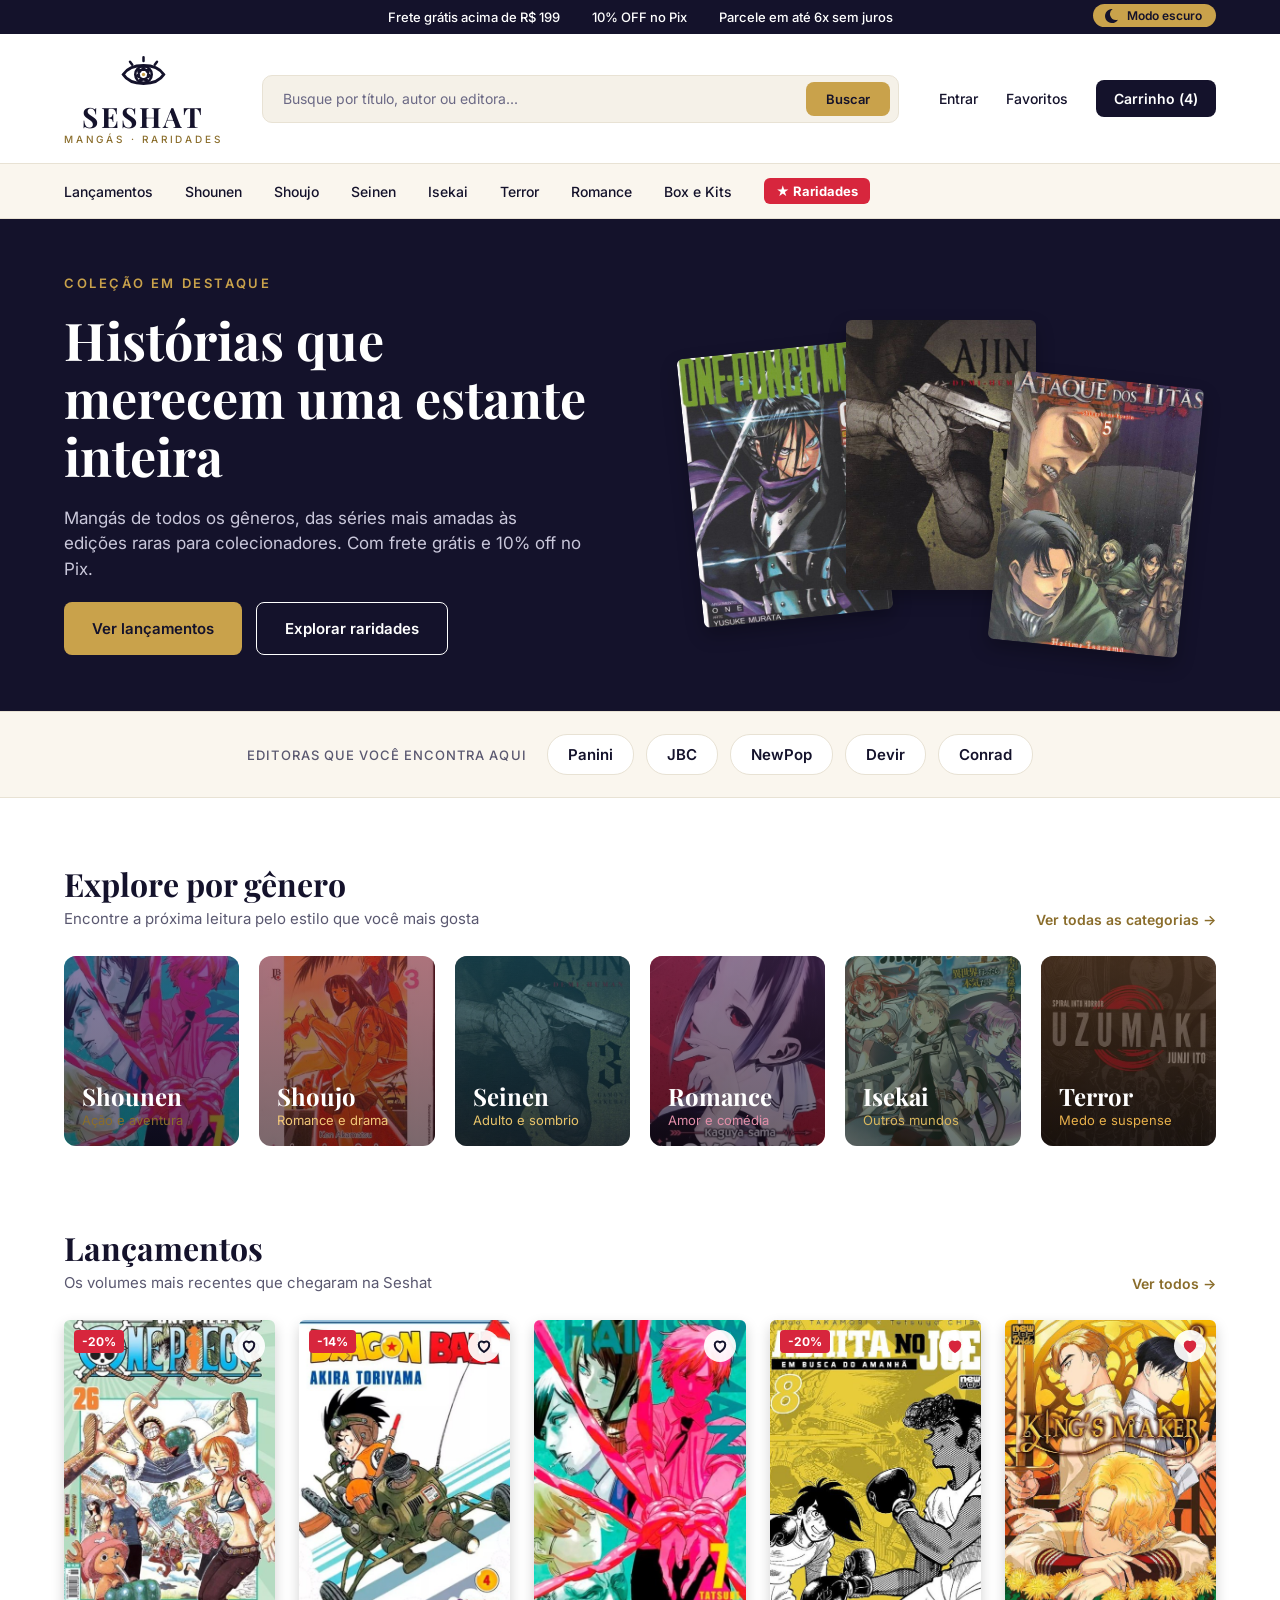
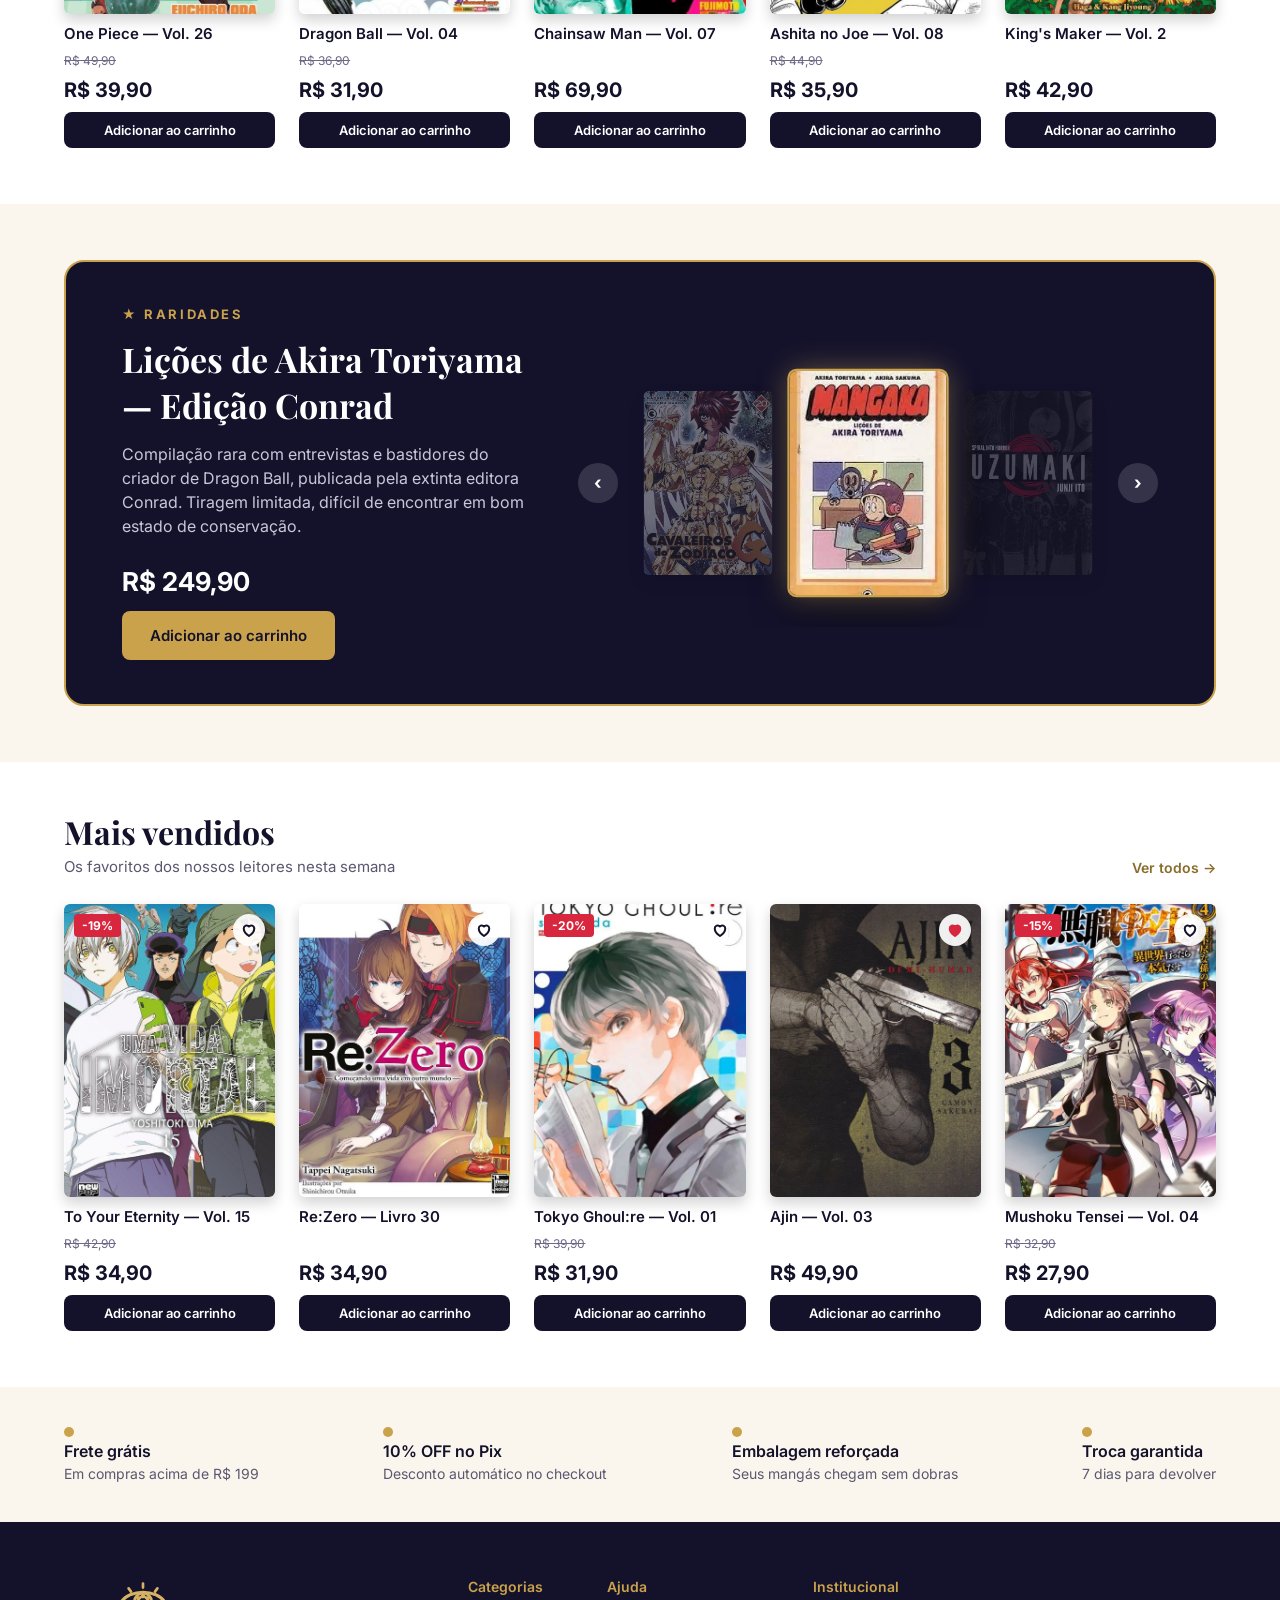
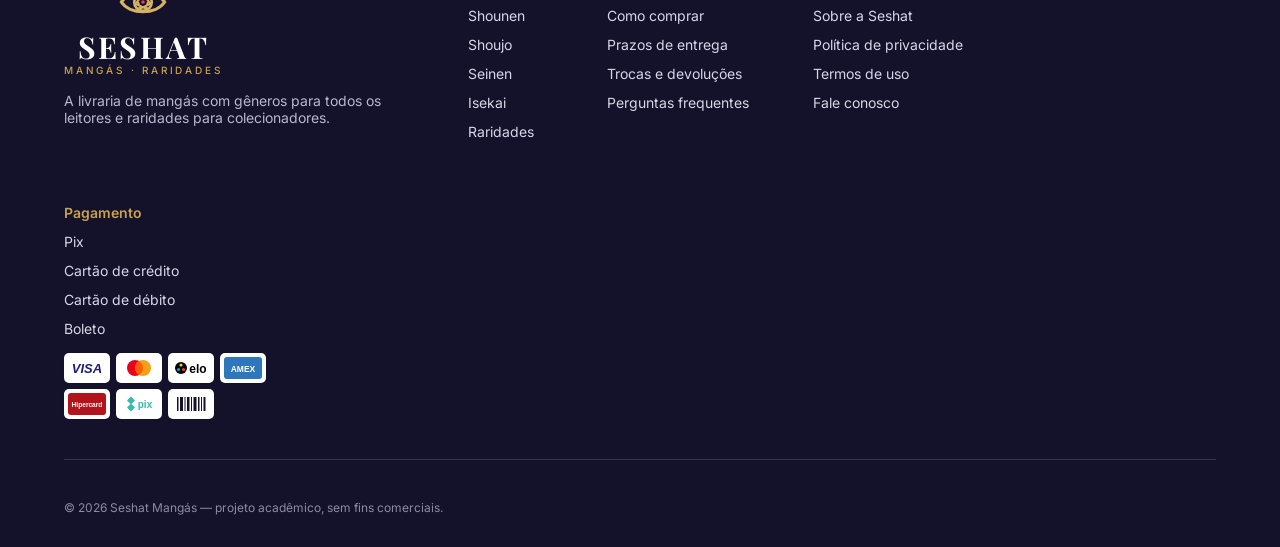
<file: index.html>
<!doctype html>
<html lang="pt-BR">
<head>
  <meta charset="utf-8">
  <meta name="viewport" content="width=device-width, initial-scale=1">
  <title>Seshat — Mangás e Raridades</title>
  <link rel="icon" href="img/simbolo.svg">
  <link rel="preconnect" href="https://fonts.googleapis.com">
  <link rel="preconnect" href="https://fonts.gstatic.com" crossorigin>
  <link href="https://fonts.googleapis.com/css2?family=Inter:wght@400;500;600;700;900&family=Playfair+Display:wght@700&display=swap" rel="stylesheet">
  <link rel="stylesheet" href="css/style.css">
  <script>try { document.documentElement.dataset.theme = JSON.parse(localStorage.getItem('seshat-theme')) || 'light'; } catch (e) {}</script>
</head>
<body>
  <div id="header"></div>
  <main id="conteudo">
    <section class="hero">
      <div class="wrap">
        <div class="hero-text">
          <span class="eyebrow">COLEÇÃO EM DESTAQUE</span>
          <h1>Histórias que merecem uma estante inteira</h1>
          <p>Mangás de todos os gêneros, das séries mais amadas às edições raras para colecionadores. Com frete grátis e 10% off no Pix.</p>
          <div class="hero-buttons">
            <a href="categoria.html?g=lancamentos" class="btn btn-gold">Ver lançamentos</a>
            <a href="categoria.html?g=raridades" class="btn btn-ghost">Explorar raridades</a>
          </div>
        </div>
        <a href="categoria.html?g=raridades" class="hero-covers" aria-label="Ver destaques">
          <img src="img/capas/one-punch-man-03.jpg" alt="Capa de One Punch Man volume 3">
          <img src="img/capas/ajin-03.jpg" alt="Capa de Ajin volume 3">
          <img src="img/capas/ataque-dos-titas-05.jpg" alt="Capa de Ataque dos Titãs volume 5">
        </a>
      </div>
    </section>

    <section class="publishers">
      <div class="wrap">
        <span>EDITORAS QUE VOCÊ ENCONTRA AQUI</span>
        <div class="chips">
          <a class="chip" href="busca.html?q=Panini">Panini</a>
          <a class="chip" href="busca.html?q=JBC">JBC</a>
          <a class="chip" href="busca.html?q=NewPop">NewPop</a>
          <a class="chip" href="busca.html?q=Devir">Devir</a>
          <a class="chip" href="busca.html?q=Conrad">Conrad</a>
        </div>
      </div>
    </section>

    <section class="wrap section" style="padding-top:64px;padding-bottom:32px">
      <div class="section-head">
        <div><h2>Explore por gênero</h2><p>Encontre a próxima leitura pelo estilo que você mais gosta</p></div>
        <a href="#" class="link-gold" data-open="generos">Ver todas as categorias →</a>
      </div>
      <div class="genres" id="generos"></div>
    </section>

    <section class="wrap section">
      <div class="section-head">
        <div><h2>Lançamentos</h2><p>Os volumes mais recentes que chegaram na Seshat</p></div>
        <a href="categoria.html?g=lancamentos" class="link-gold">Ver todos →</a>
      </div>
      <div class="grid" id="lancamentos"></div>
    </section>

    <section class="section-alt">
      <div class="wrap section" style="padding-top:56px">
        <div class="rare-band" id="raridades">
          <div class="rare-text">
            <span class="eyebrow">★ RARIDADES</span>
            <h3 data-r="titulo"></h3>
            <p data-r="descricao"></p>
            <span class="price" data-r="preco"></span>
            <button class="btn btn-gold" data-r="add">Adicionar ao carrinho</button>
          </div>
          <div class="rare-covers">
            <button class="arrow prev" aria-label="Raridade anterior">‹</button>
            <div class="rare-track" data-r="capas"></div>
            <div class="rare-dots" data-r="dots"></div>
            <button class="arrow next" aria-label="Próxima raridade">›</button>
          </div>
        </div>
      </div>
    </section>

    <section class="wrap section">
      <div class="section-head">
        <div><h2>Mais vendidos</h2><p>Os favoritos dos nossos leitores nesta semana</p></div>
        <a href="busca.html" class="link-gold">Ver todos →</a>
      </div>
      <div class="grid" id="mais-vendidos"></div>
    </section>

    <section class="section-alt">
      <div class="wrap benefits">
        <div class="benefit"><strong>Frete grátis</strong><span>Em compras acima de R$ 199</span></div>
        <div class="benefit"><strong>10% OFF no Pix</strong><span>Desconto automático no checkout</span></div>
        <div class="benefit"><strong>Embalagem reforçada</strong><span>Seus mangás chegam sem dobras</span></div>
        <div class="benefit"><strong>Troca garantida</strong><span>7 dias para devolver</span></div>
      </div>
    </section>
  </main>
  <div id="footer"></div>
  <script src="js/data.js"></script>
  <script src="js/app.js"></script>
  <script>
    mountLayout();
    $('#generos').innerHTML = Object.entries(CATEGORIAS).map(([k, c]) =>
      `<a class="genre-tile" href="categoria.html?g=${k}" style="--c1:${c.cor[0]};--c2:${c.cor[1]}"><img src="img/capas/${c.capa}.jpg" alt=""><strong>${c.nome}</strong><small style="color:${c.destaque}">${c.sub}</small></a>`).join('');
    renderCards($('#lancamentos'), HOME.lancamentos);
    renderCards($('#mais-vendidos'), HOME.maisVendidos);

    // Carrossel de raridades: as capas são criadas uma vez e só trocam de posição (data-pos), o CSS anima o movimento
    let atual = 0, timer;
    const rar = HOME.raridades.map(produto), n = rar.length;
    const track = $('[data-r="capas"]'), dots = $('[data-r="dots"]'), texto = $('.rare-text');
    track.innerHTML = rar.map((x, i) => `<img src="${capa(x)}" alt="Capa de ${esc(x.titulo)}" data-i="${i}">`).join('');
    dots.innerHTML = rar.map((x, i) => `<button aria-label="Ver ${esc(x.titulo)}" data-i="${i}"></button>`).join('');
    // dir: 1 = avançou, -1 = voltou. As capas escondidas saem e entram pelo lado certo
    function posicao(i, dir) {
      const d = (i - atual + n) % n; // distância circular até a capa em destaque
      return d === 0 ? '0' : d === 1 ? '1' : d === n - 1 ? '-1' : dir < 0 ? 'hide-r' : 'hide-l';
    }
    function showRare(dir = 0) {
      const p = rar[atual], imgs = $$('img', track);
      imgs.forEach((img, i) => {
        const pos = posicao(i, dir);
        if (img.dataset.pos?.startsWith('hide') && !pos.startsWith('hide')) {
          // coloca a capa escondida no lado de onde ela vai entrar, sem animar
          img.style.transition = 'none';
          img.dataset.pos = dir < 0 ? 'hide-l' : 'hide-r';
          img.offsetWidth;
          img.style.transition = '';
        }
      });
      imgs.forEach((img, i) => img.dataset.pos = posicao(i, dir));
      $$('button', dots).forEach((b, i) => b.classList.toggle('ativo', i === atual));
      const trocar = () => {
        $('[data-r="titulo"]').textContent = p.titulo;
        $('[data-r="descricao"]').textContent = p.descricao || `Exemplar de coleção de ${p.autor}, conferido um a um pela equipe da Seshat.`;
        $('[data-r="preco"]').textContent = brl(p.preco);
        $('[data-r="add"]').dataset.add = p.id;
        texto.classList.remove('trocando');
      };
      if (!dir) return trocar();
      texto.classList.add('trocando');
      setTimeout(trocar, 300);
    }
    const ir = i => { if ((i + n) % n === atual) return; const dir = i > atual ? 1 : -1; atual = (i + n) % n; showRare(dir); reiniciar(); };
    // Troca sozinha a cada 5 s e pausa quando o mouse está em cima
    const reiniciar = () => { clearInterval(timer); timer = setInterval(() => { atual = (atual + 1) % n; showRare(1); }, 5000); };
    $('#raridades').onmouseenter = () => clearInterval(timer);
    $('#raridades').onmouseleave = reiniciar;
    $('.arrow.prev').onclick = () => ir(atual - 1);
    $('.arrow.next').onclick = () => ir(atual + 1);
    dots.onclick = e => { const b = e.target.closest('button'); if (b) ir(+b.dataset.i); };
    track.onclick = e => {
      const img = e.target.closest('img'); if (!img) return;
      if (img.dataset.pos === '0') location.href = `produto.html?id=${rar[atual].id}`;
      else ir(atual + +img.dataset.pos);
    };
    // Arrastar com o dedo no celular
    let x0 = null;
    track.addEventListener('touchstart', e => x0 = e.touches[0].clientX, { passive: true });
    track.addEventListener('touchend', e => { if (x0 === null) return; const dx = e.changedTouches[0].clientX - x0; if (Math.abs(dx) > 40) ir(atual + (dx < 0 ? 1 : -1)); x0 = null; });
    showRare();
    reiniciar();
  </script>
</body>
</html>
</file>
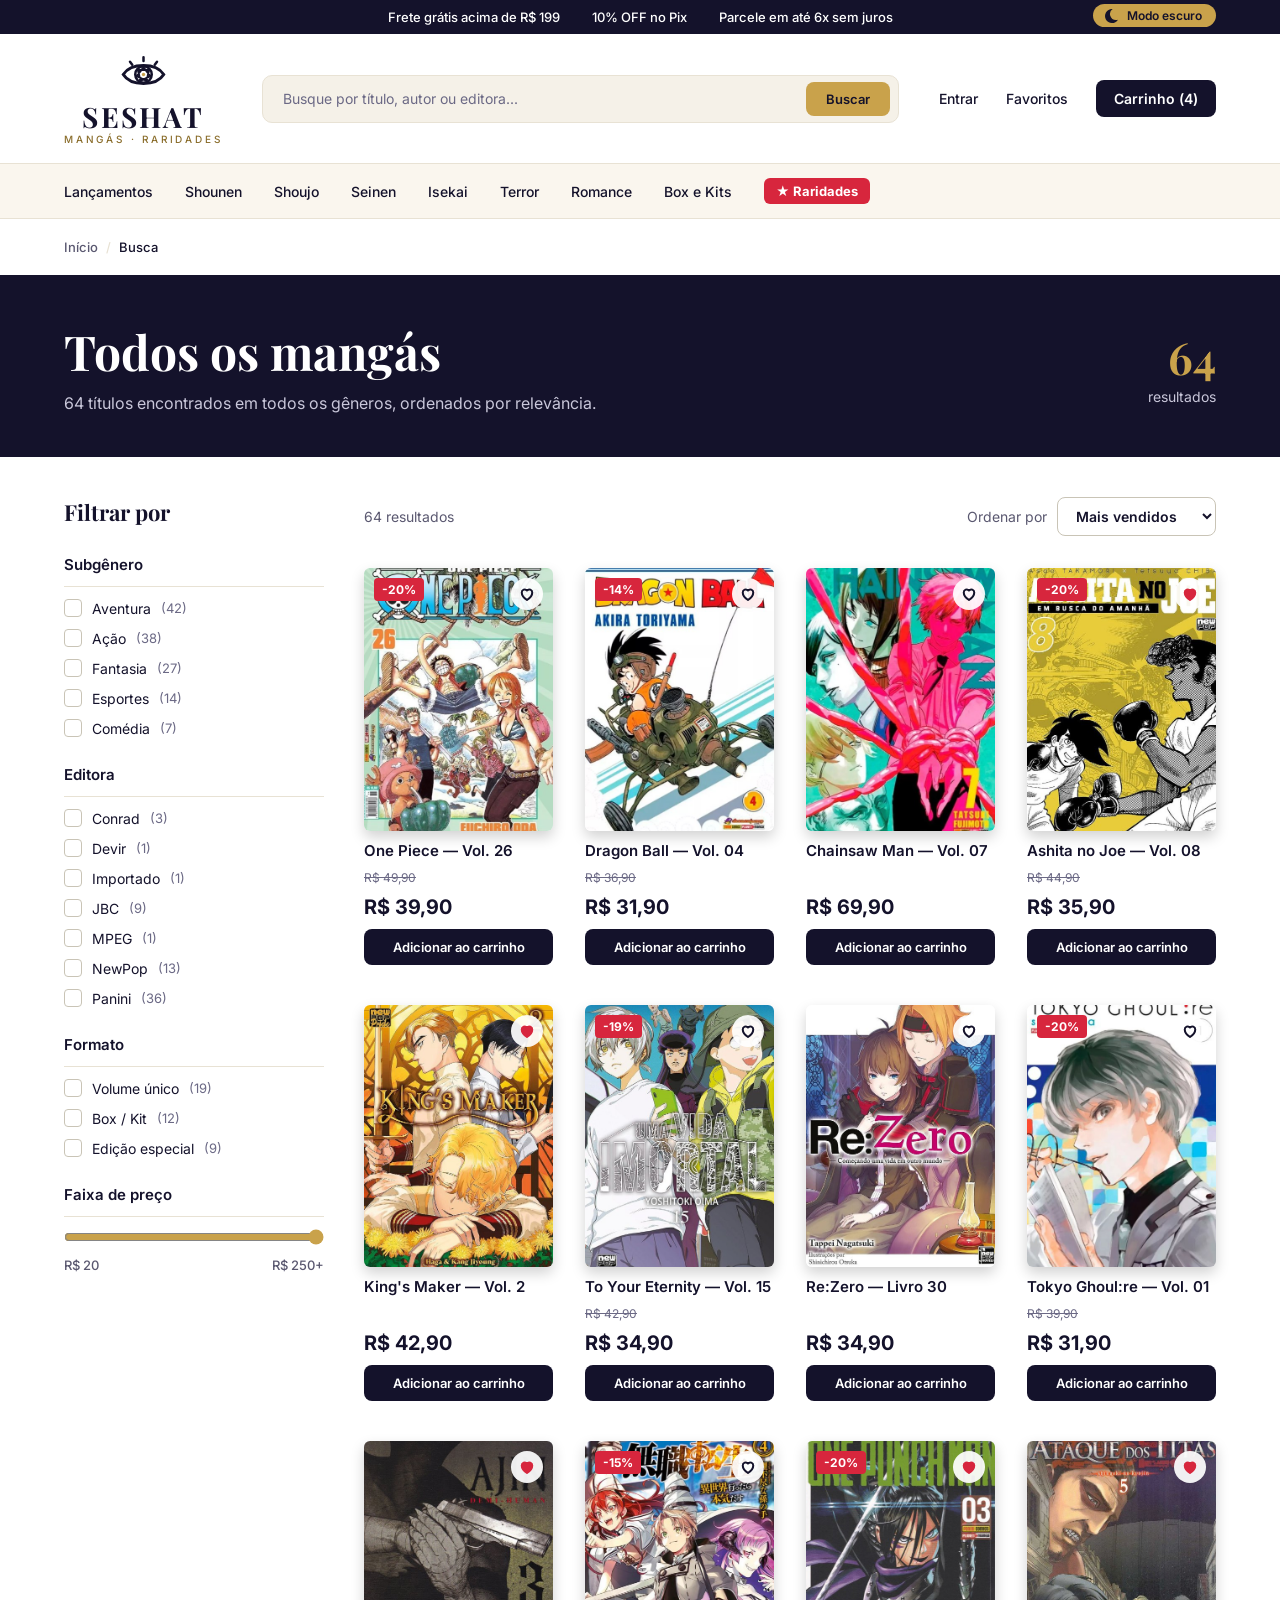
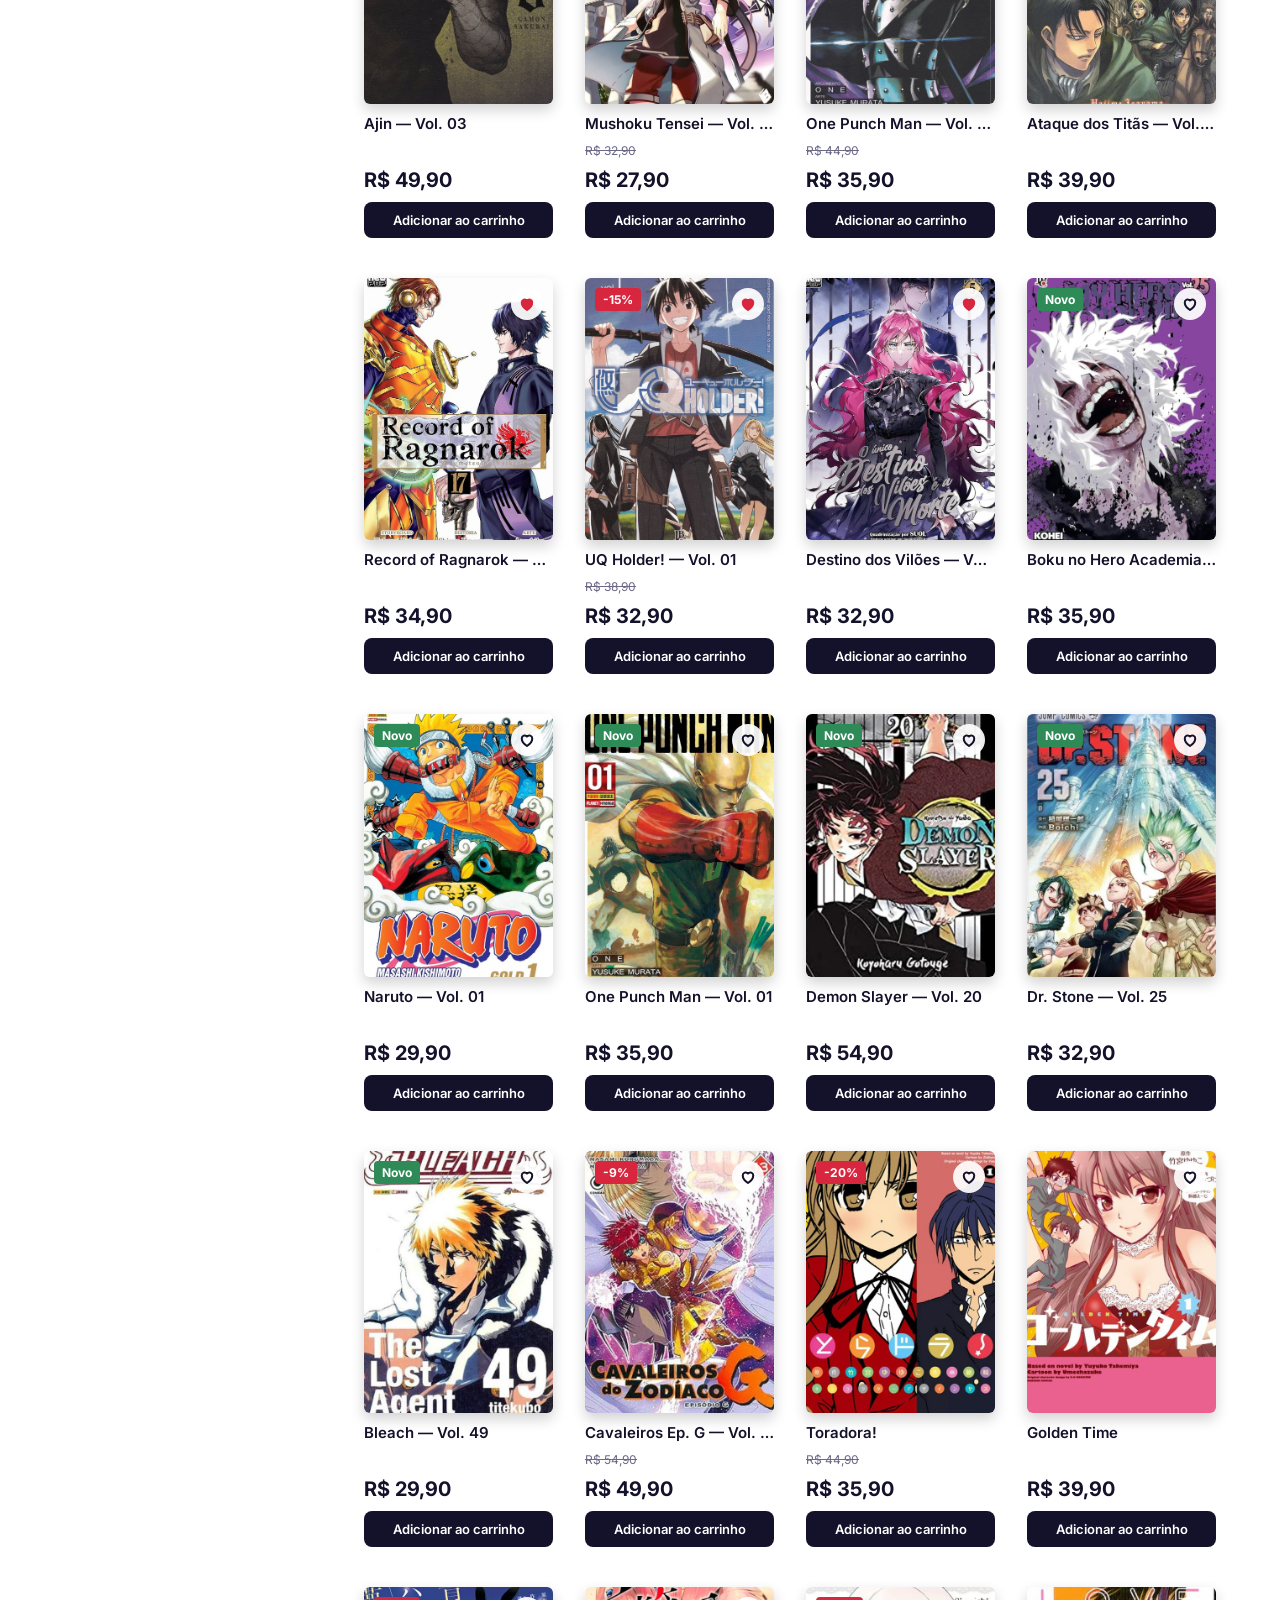
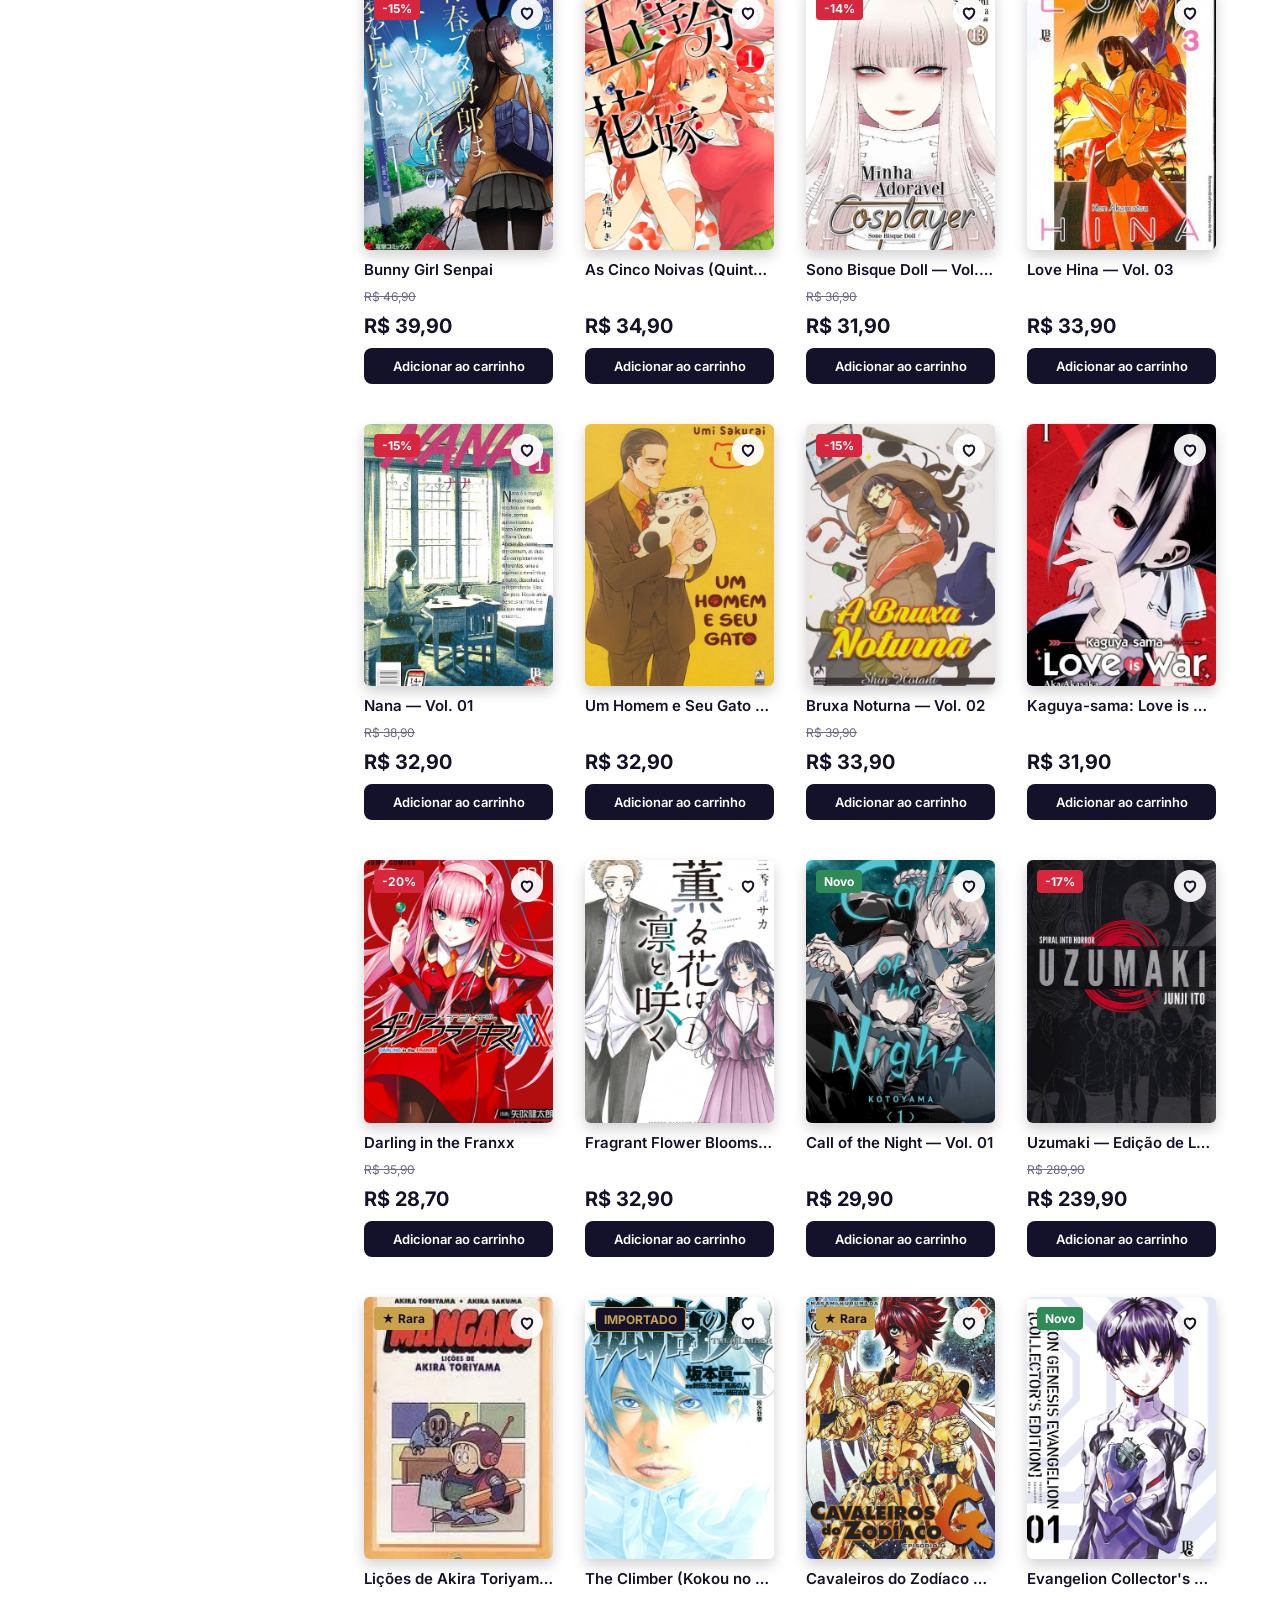
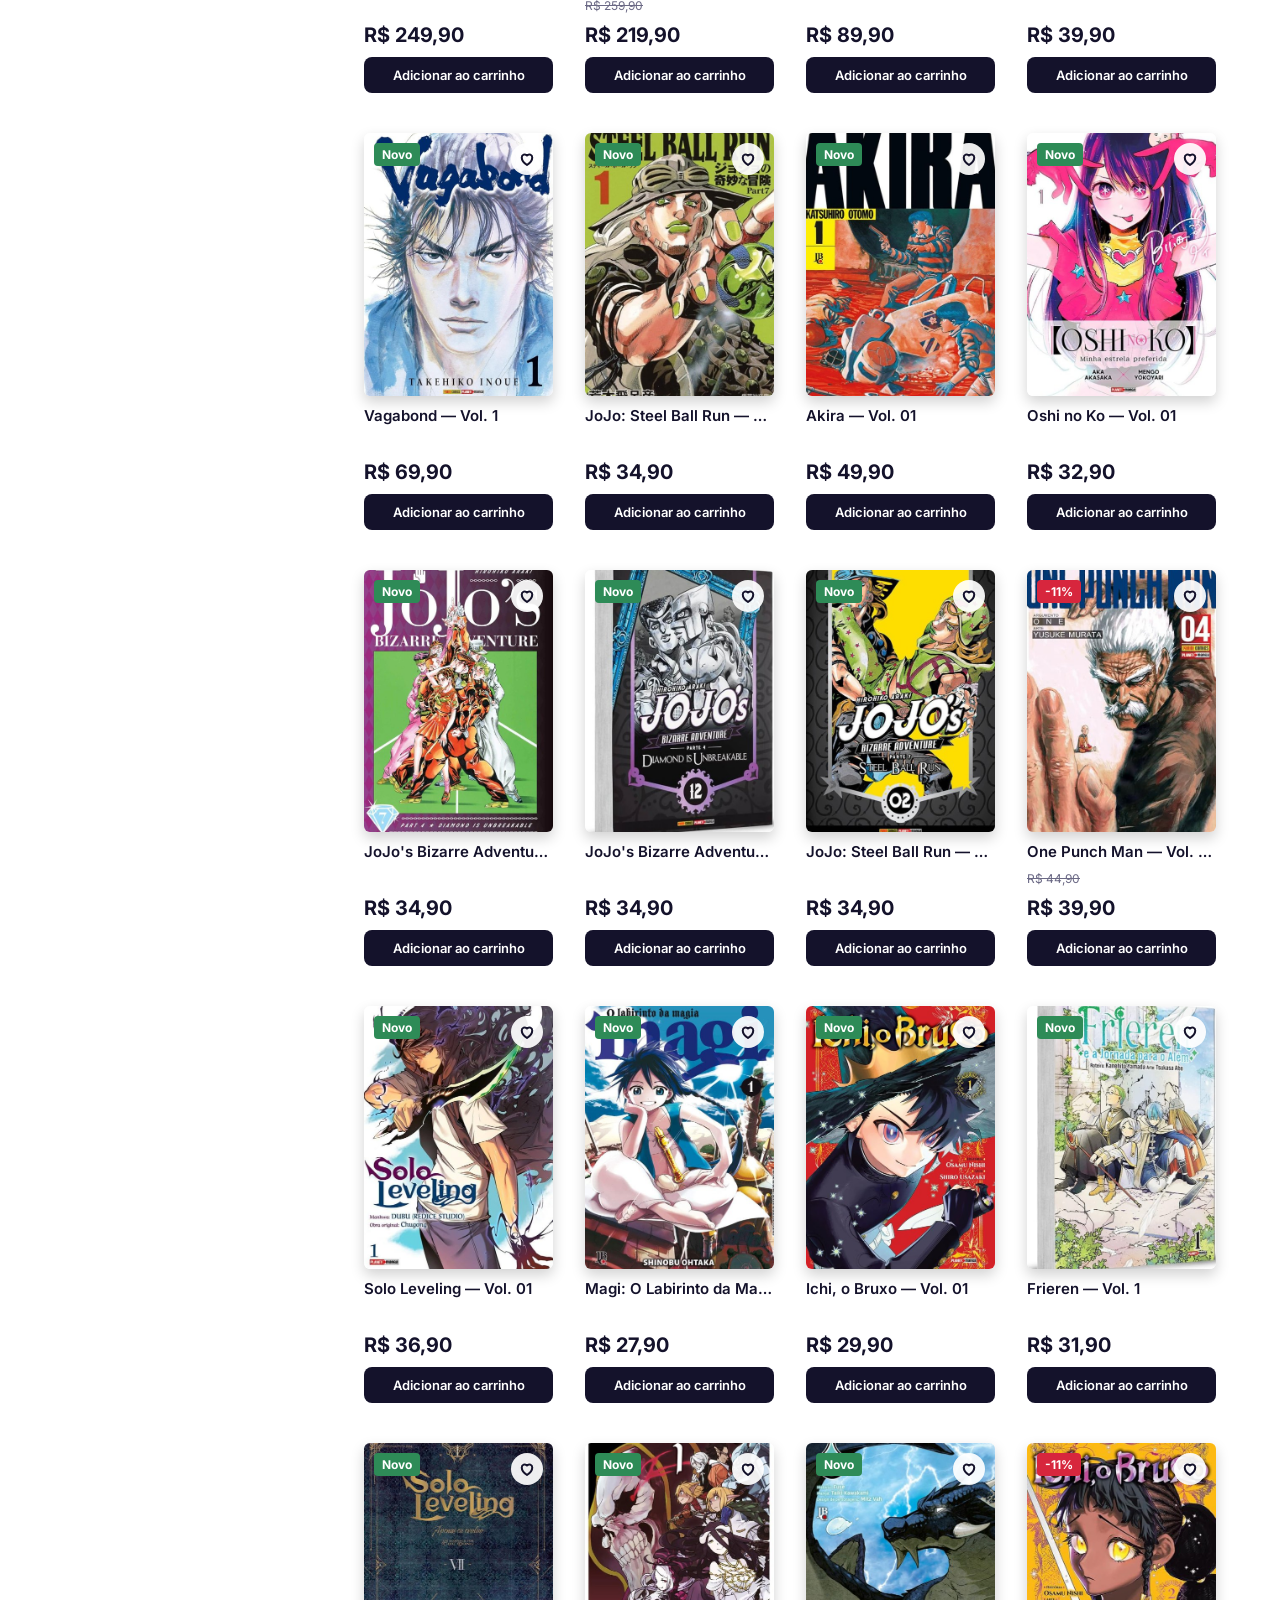
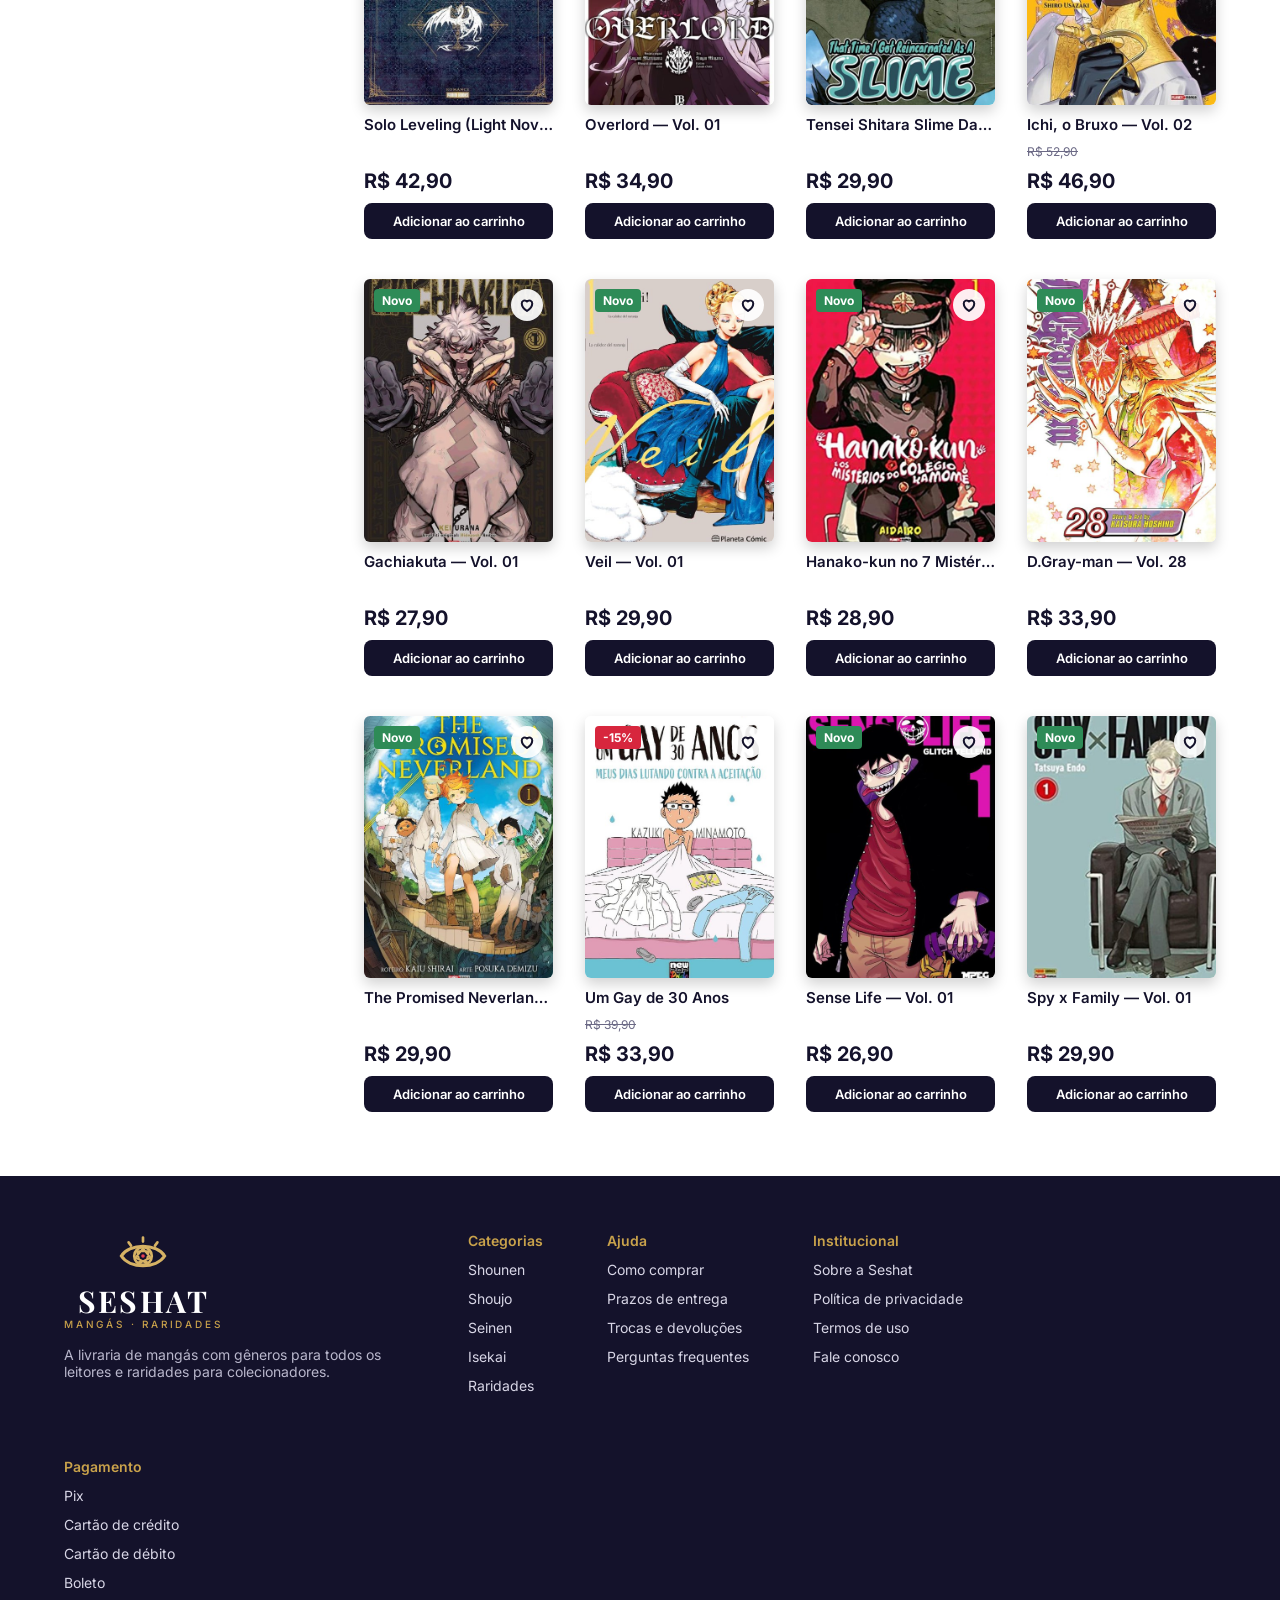
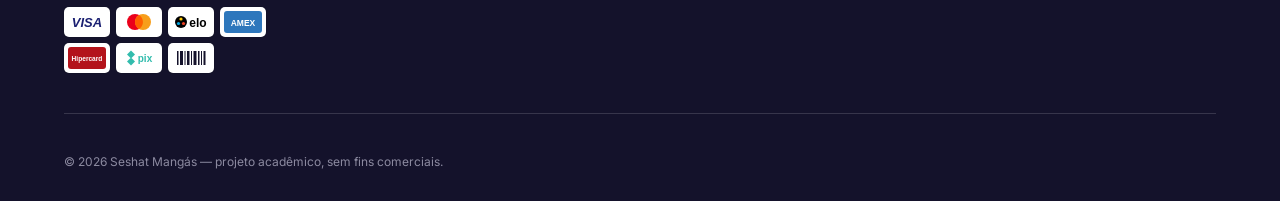
<file: busca.html>
<!doctype html>
<html lang="pt-BR">
<head>
  <meta charset="utf-8">
  <meta name="viewport" content="width=device-width, initial-scale=1">
  <title>Busca — Seshat</title>
  <link rel="icon" href="img/simbolo.svg">
  <link rel="preconnect" href="https://fonts.googleapis.com">
  <link rel="preconnect" href="https://fonts.gstatic.com" crossorigin>
  <link href="https://fonts.googleapis.com/css2?family=Inter:wght@400;500;600;700;900&family=Playfair+Display:wght@700&display=swap" rel="stylesheet">
  <link rel="stylesheet" href="css/style.css">
  <script>try { document.documentElement.dataset.theme = JSON.parse(localStorage.getItem('seshat-theme')) || 'light'; } catch (e) {}</script>
</head>
<body>
  <div id="header"></div>
  <main id="conteudo">
    <nav class="wrap crumbs" aria-label="Você está em"><a href="index.html">Início</a><span class="sep">/</span><span>Busca</span></nav>
    <section class="page-head"><div class="wrap">
      <div><h1 data-titulo></h1><p data-desc></p></div>
      <div class="count"><strong data-total></strong><span>resultados</span></div>
    </div></section>
    <div class="wrap list-body" id="lista"></div>
  </main>
  <div id="footer"></div>
  <script src="js/data.js"></script>
  <script src="js/app.js"></script>
  <script>
    mountLayout();
    const q = (params.get('q') || '').trim();
    // Busca sem acento e sem maiúsculas em título, autor e editora
    const norm = s => s.normalize('NFD').replace(/[̀-ͯ]/g, '').toLowerCase();
    const ids = PRODUTOS.filter(p => !q || norm(`${p.titulo} ${p.autor} ${p.editora}`).includes(norm(q))).map(p => p.id);
    $('[data-titulo]').textContent = q ? `Resultados para “${q}”` : 'Todos os mangás';
    $('[data-desc]').textContent = `${ids.length} ${ids.length === 1 ? 'título encontrado' : 'títulos encontrados'} em todos os gêneros, ordenados por relevância.`;
    $('[data-total]').textContent = ids.length;
    $('#lista').innerHTML = filtersHTML(ids.length ? ids : ['one-piece-26']) + `<div class="list-content"><div class="sortbar"><span data-info></span>${sortHTML}</div><div class="grid grid-4"></div></div>`;
    mountList($('#lista'), ids, { label: n => `${n} ${n === 1 ? 'resultado' : 'resultados'}`, vazio: `Nada encontrado para “${esc(q)}”` });
  </script>
</body>
</html>
</file>
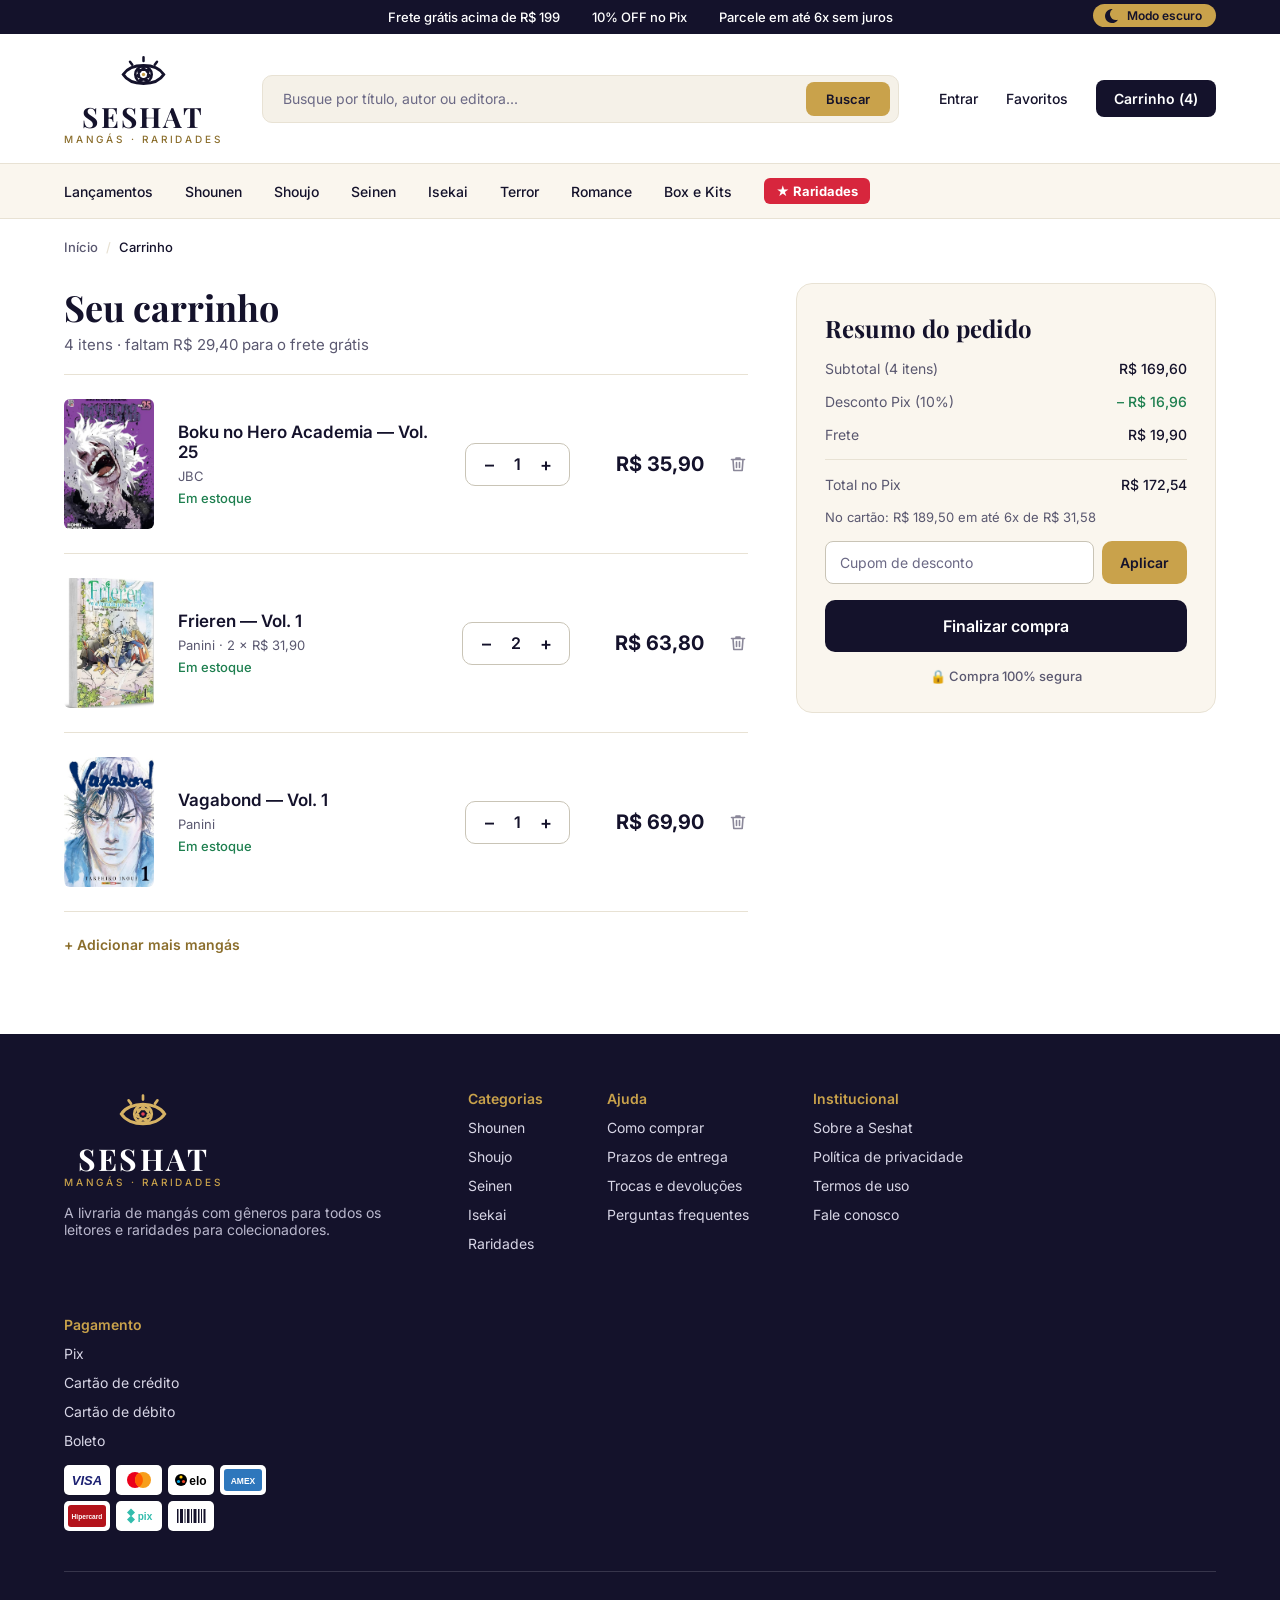
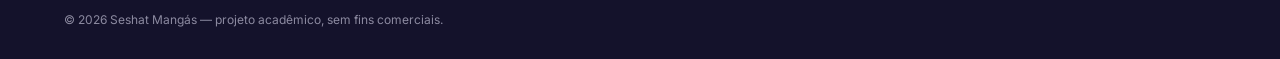
<file: carrinho.html>
<!doctype html>
<html lang="pt-BR">
<head>
  <meta charset="utf-8">
  <meta name="viewport" content="width=device-width, initial-scale=1">
  <title>Carrinho — Seshat</title>
  <link rel="icon" href="img/simbolo.svg">
  <link rel="preconnect" href="https://fonts.googleapis.com">
  <link rel="preconnect" href="https://fonts.gstatic.com" crossorigin>
  <link href="https://fonts.googleapis.com/css2?family=Inter:wght@400;500;600;700;900&family=Playfair+Display:wght@700&display=swap" rel="stylesheet">
  <link rel="stylesheet" href="css/style.css">
  <script>try { document.documentElement.dataset.theme = JSON.parse(localStorage.getItem('seshat-theme')) || 'light'; } catch (e) {}</script>
</head>
<body>
  <div id="header"></div>
  <main id="conteudo">
    <nav class="wrap crumbs" aria-label="Você está em"><a href="index.html">Início</a><span class="sep">/</span><span>Carrinho</span></nav>
    <div class="wrap cart" id="carrinho"></div>
  </main>
  <div id="footer"></div>
  <script src="js/data.js"></script>
  <script src="js/app.js"></script>
  <script>
    mountLayout();
    function draw() {
      const it = cart.items(), t = totals(), n = cart.count();
      if (!it.length) {
        $('#carrinho').innerHTML = `<div class="empty" style="flex:1"><strong>Seu carrinho está vazio</strong><span>Que tal começar pelos lançamentos da semana?</span><a href="categoria.html?g=lancamentos" class="btn btn-dark btn-sm">Ver lançamentos</a></div>`;
        return;
      }
      $('#carrinho').innerHTML = `
        <section class="cart-items">
          <header><h1>Seu carrinho</h1><p>${n} ${n === 1 ? 'item' : 'itens'} · ${t.frete ? `faltam ${brl(cents(199 - t.sub))} para o frete grátis` : 'frete grátis já aplicado'}</p></header>
          ${it.map(i => { const p = produto(i.id); return `<div class="cart-item">
            <a href="produto.html?id=${p.id}"><img src="${capa(p)}" alt="Capa de ${esc(p.titulo)}"></a>
            <div class="meta"><a href="produto.html?id=${p.id}">${esc(p.titulo)}</a><span>${p.editora}${i.q > 1 ? ` · ${i.q} × ${brl(p.preco)}` : ''}</span><span class="ok">Em estoque</span></div>
            <div class="qty" aria-label="Quantidade de ${esc(p.titulo)}"><button data-set="${p.id}" data-v="${i.q - 1}" aria-label="Diminuir">–</button><span>${i.q}</span><button data-set="${p.id}" data-v="${i.q + 1}" aria-label="Aumentar">+</button></div>
            <span class="total">${brl(cents(p.preco * i.q))}</span>
            <button class="trash" data-set="${p.id}" data-v="0" aria-label="Remover ${esc(p.titulo)}">${LIXEIRA}</button>
          </div>`; }).join('')}
          <a href="index.html" class="link-gold" style="display:inline-block;margin-top:24px">+ Adicionar mais mangás</a>
        </section>
        <aside class="summary">
          <h2>Resumo do pedido</h2>
          <div class="sum-row">Subtotal (${n} ${n === 1 ? 'item' : 'itens'}) <b>${brl(t.sub)}</b></div>
          ${t.cupom ? `<div class="sum-row">Cupom ${t.codigo} <b class="green">– ${brl(t.cupom)}</b></div>` : ''}
          <div class="sum-row">Desconto Pix (10%) <b class="green">– ${brl(t.pix)}</b></div>
          <div class="sum-row">Frete <b class="${t.frete ? '' : 'green'}">${t.frete ? brl(t.frete) : 'Grátis'}</b></div>
          <div class="hr"></div>
          <div class="sum-row">Total no Pix <b>${brl(t.totalPix)}</b></div>
          <small>No cartão: ${brl(t.totalCartao)} em até 6x de ${brl(t.parcela)}</small>
          <form class="coupon" id="cupom"><input class="input" placeholder="Cupom de desconto" aria-label="Cupom de desconto" value="${t.codigo || ''}"><button class="btn btn-gold">Aplicar</button></form>
          <a href="checkout.html" class="btn btn-dark btn-block">Finalizar compra</a>
          <span class="secure">🔒 Compra 100% segura</span>
        </aside>`;
    }
    document.addEventListener('click', e => {
      const b = e.target.closest('[data-set]');
      if (b) { cart.setQ(b.dataset.set, Math.min(10, +b.dataset.v)); draw(); }
    });
    document.addEventListener('submit', e => {
      if (e.target.id !== 'cupom') return;
      e.preventDefault();
      const code = $('input', e.target).value.trim().toUpperCase();
      if (code === CUPOM) { store.set('cupom', code); toast('Cupom aplicado: 10% de desconto'); }
      else { store.set('cupom', null); toast(code ? 'Cupom inválido. Experimente BEMVINDO10' : 'Cupom removido'); }
      draw();
    });
    draw();
  </script>
</body>
</html>
</file>
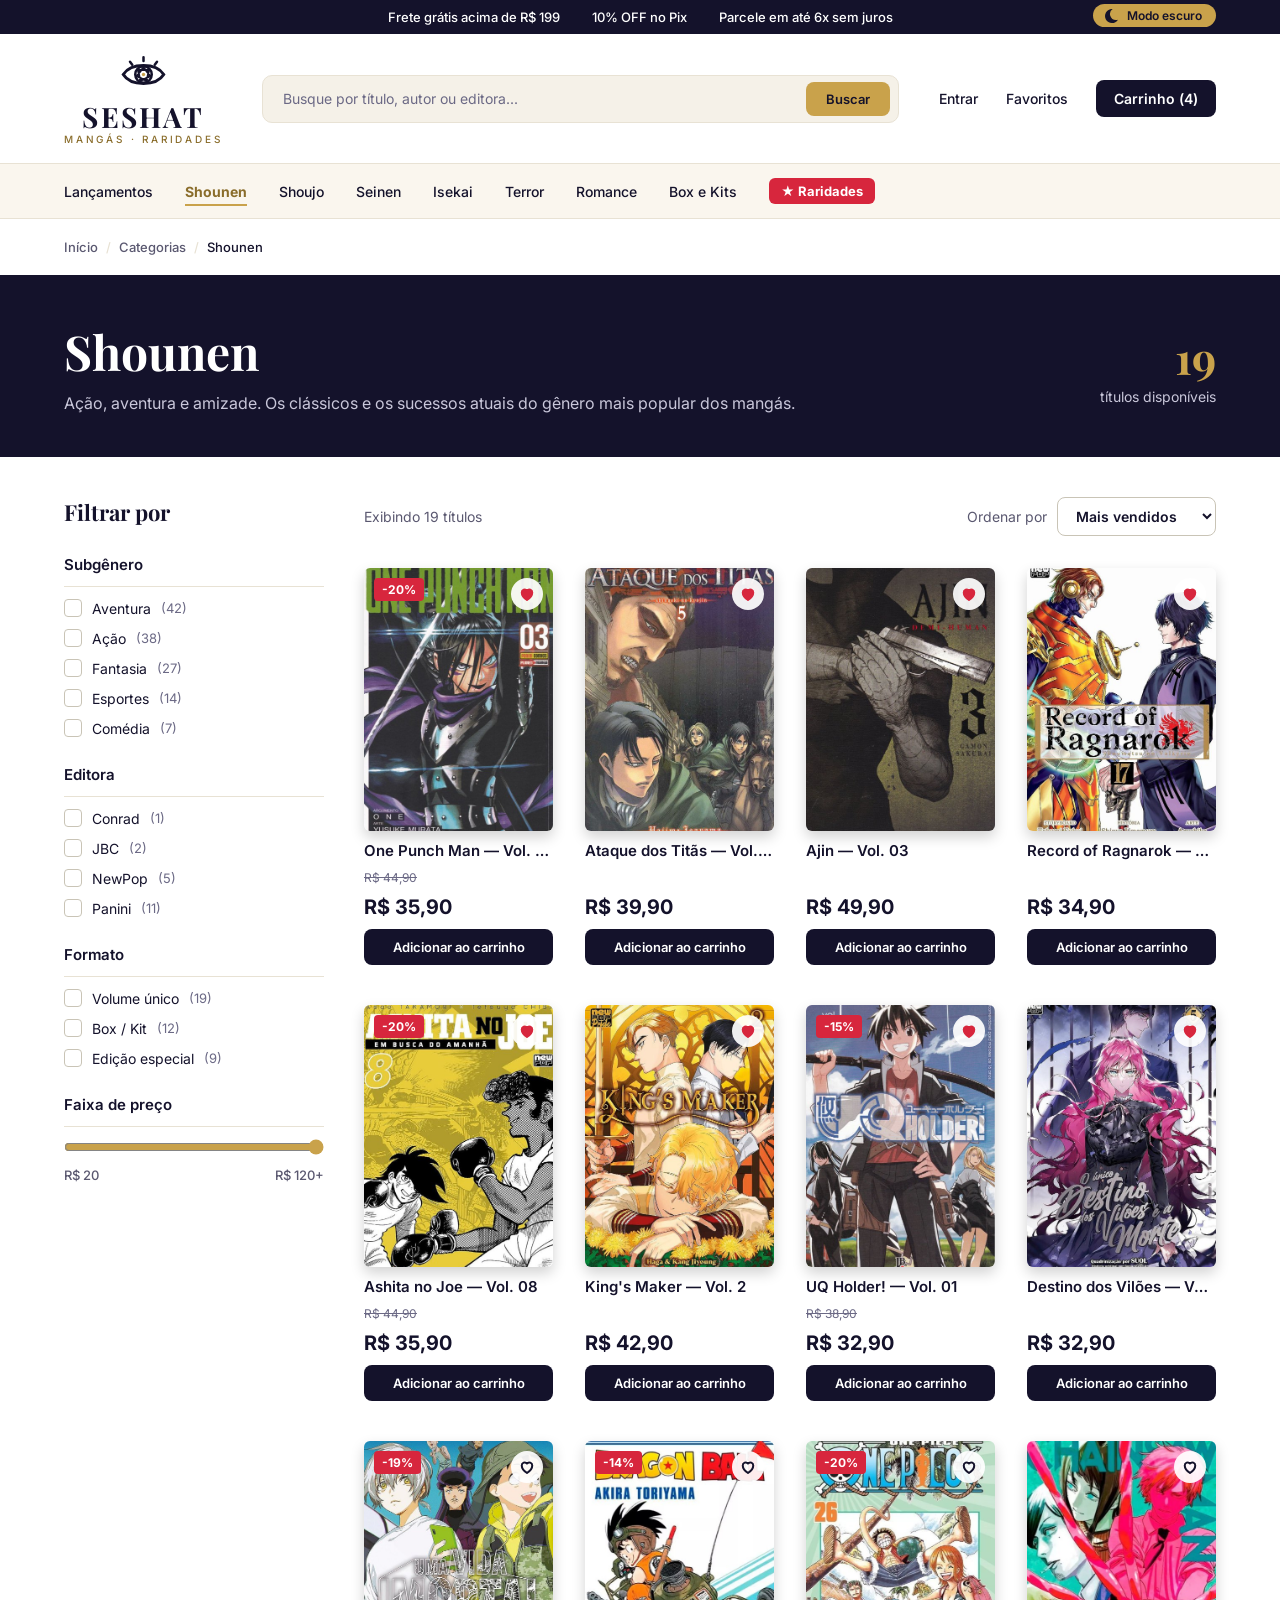
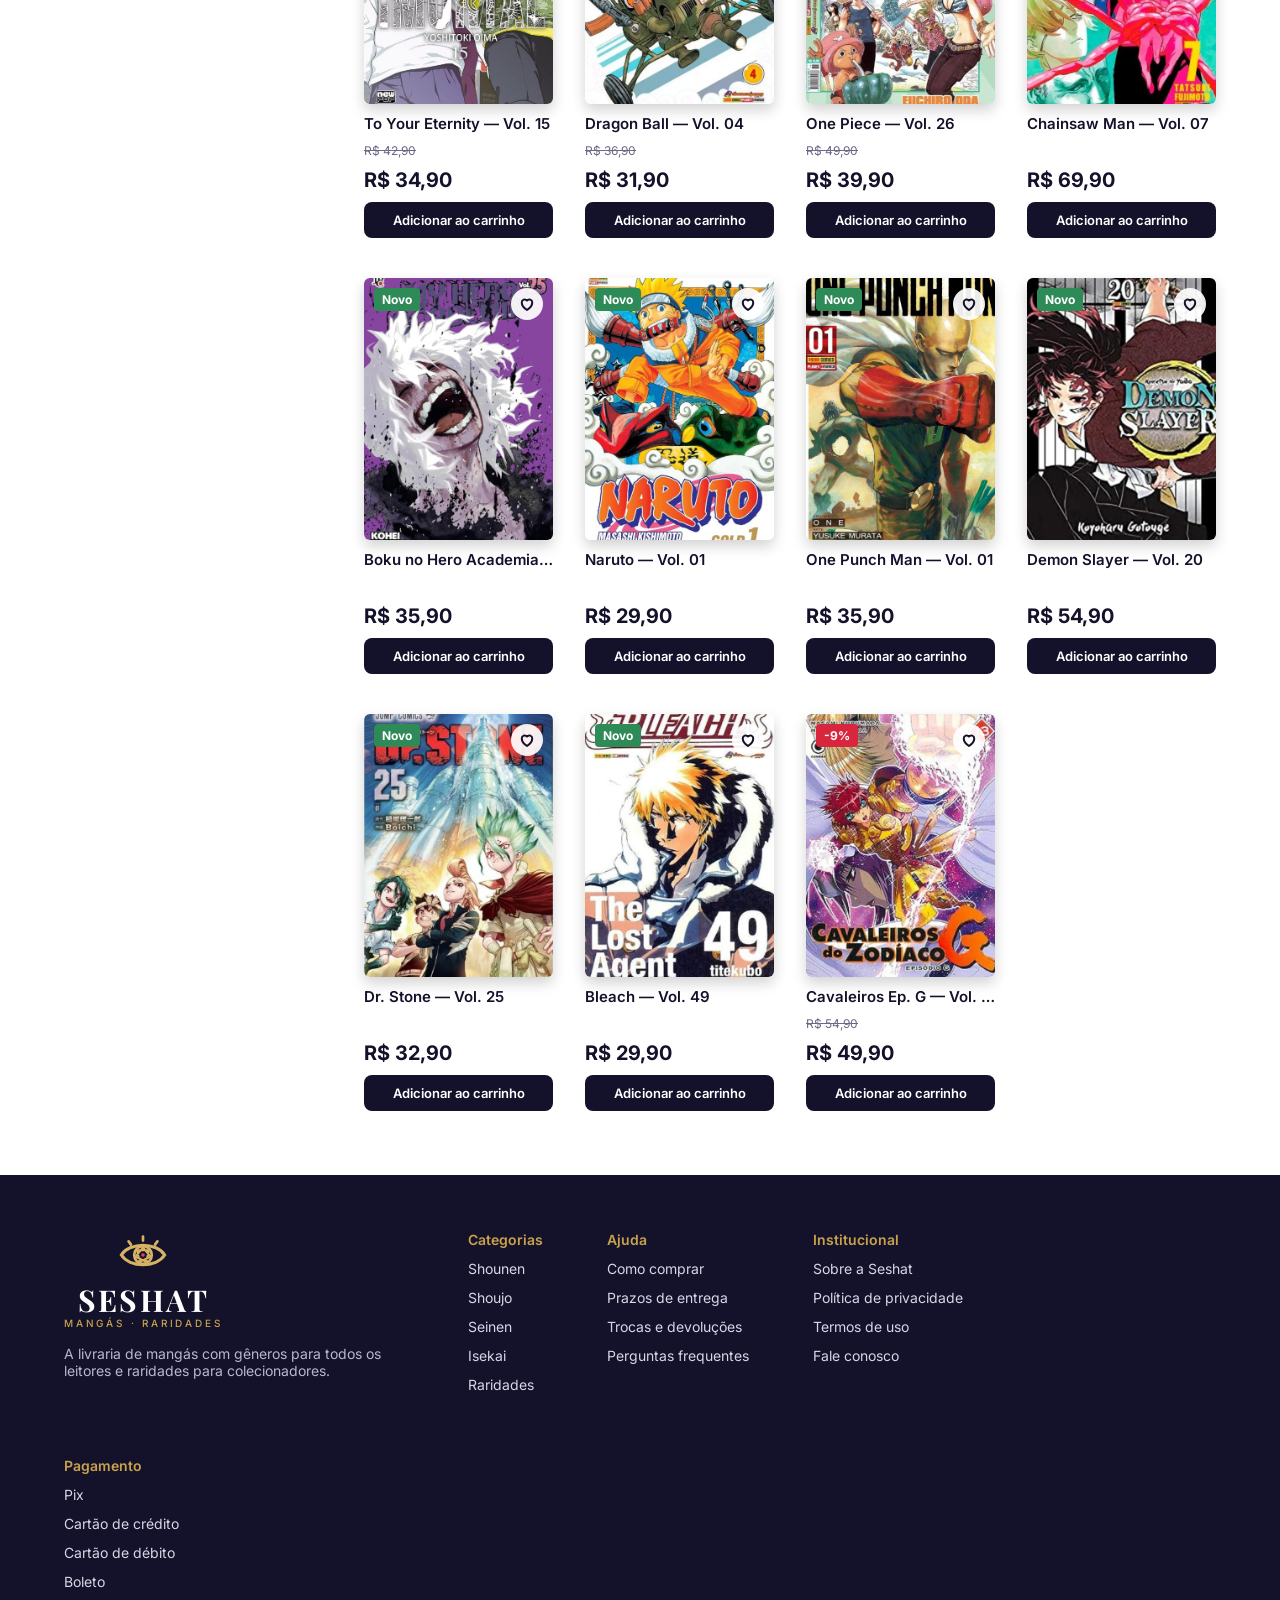
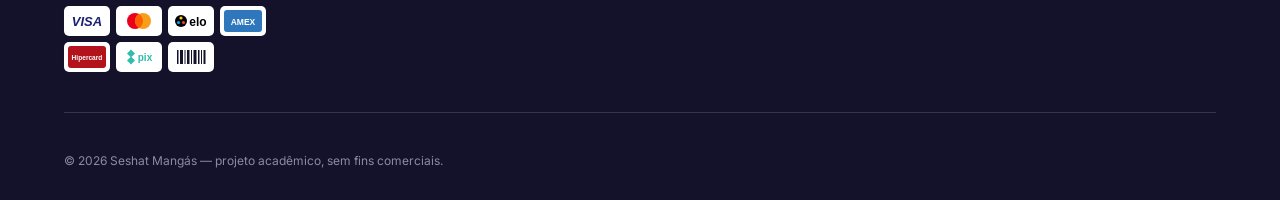
<file: categoria.html>
<!doctype html>
<html lang="pt-BR">
<head>
  <meta charset="utf-8">
  <meta name="viewport" content="width=device-width, initial-scale=1">
  <title>Categoria — Seshat</title>
  <link rel="icon" href="img/simbolo.svg">
  <link rel="preconnect" href="https://fonts.googleapis.com">
  <link rel="preconnect" href="https://fonts.gstatic.com" crossorigin>
  <link href="https://fonts.googleapis.com/css2?family=Inter:wght@400;500;600;700;900&family=Playfair+Display:wght@700&display=swap" rel="stylesheet">
  <link rel="stylesheet" href="css/style.css">
  <script>try { document.documentElement.dataset.theme = JSON.parse(localStorage.getItem('seshat-theme')) || 'light'; } catch (e) {}</script>
</head>
<body>
  <div id="header"></div>
  <main id="conteudo">
    <nav class="wrap crumbs" aria-label="Você está em"><a href="index.html">Início</a><span class="sep">/</span><a href="#" data-open="generos">Categorias</a><span class="sep">/</span><span data-nome></span></nav>
    <section class="page-head"><div class="wrap">
      <div><h1 data-nome></h1><p data-desc></p></div>
      <div class="count"><strong data-total></strong><span>títulos disponíveis</span></div>
    </div></section>
    <div class="wrap list-body" id="lista"></div>
  </main>
  <div id="footer"></div>
  <script src="js/data.js"></script>
  <script src="js/app.js"></script>
  <script>
    const g = params.get('g') in CATEGORIAS || params.get('g') in LISTAS ? params.get('g') : 'shounen';
    const cat = CATEGORIAS[g] || LISTAS[g];
    mountLayout(g);
    document.title = `${cat.nome} — Seshat`;
    $$('[data-nome]').forEach(e => e.textContent = cat.nome);
    $('[data-desc]').textContent = cat.descricao;
    $('[data-total]').textContent = cat.itens.length;
    $('#lista').innerHTML = filtersHTML(cat.itens) + `<div class="list-content"><div class="sortbar"><span data-info></span>${sortHTML}</div><div class="grid grid-4"></div></div>`;
    mountList($('#lista'), cat.itens);
  </script>
</body>
</html>
</file>
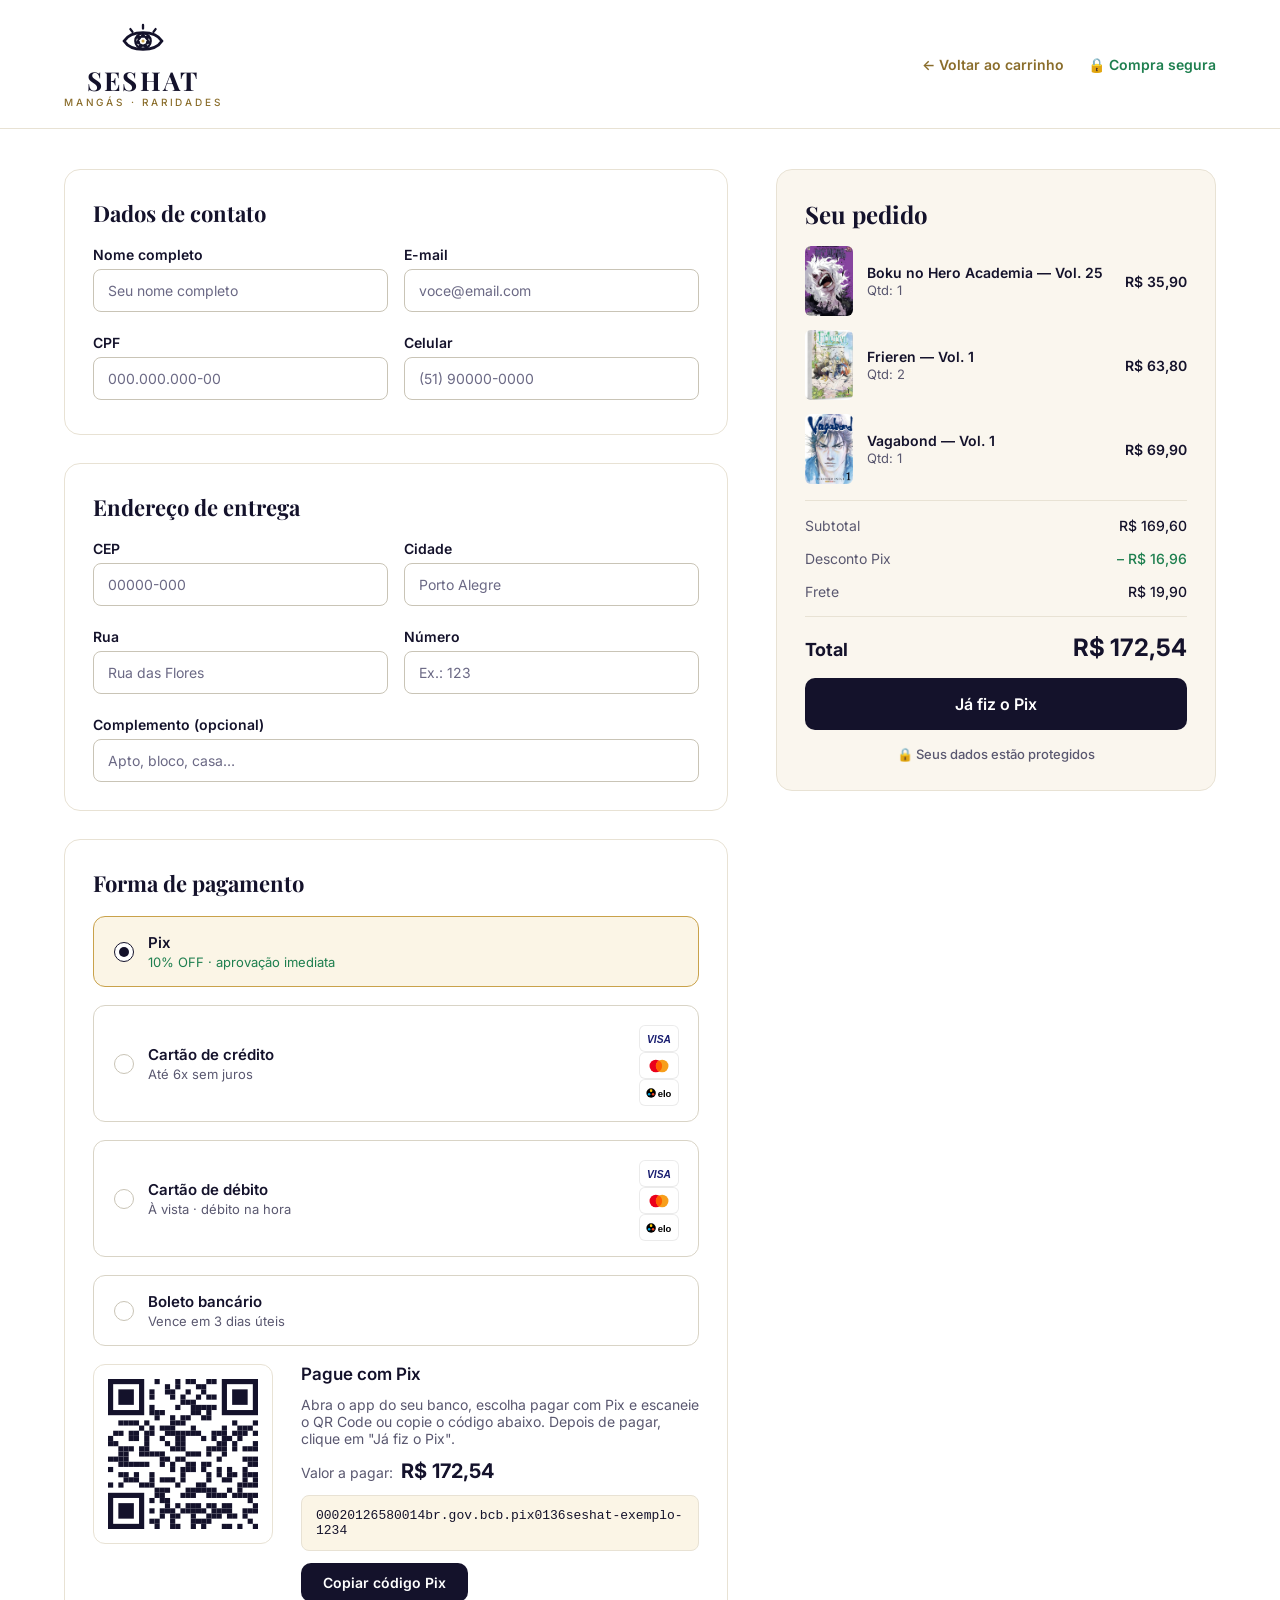
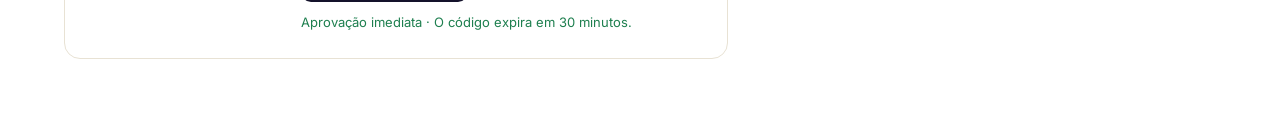
<file: checkout.html>
<!doctype html>
<html lang="pt-BR">
<head>
  <meta charset="utf-8">
  <meta name="viewport" content="width=device-width, initial-scale=1">
  <title>Finalizar compra — Seshat</title>
  <link rel="icon" href="img/simbolo.svg">
  <link rel="preconnect" href="https://fonts.googleapis.com">
  <link rel="preconnect" href="https://fonts.gstatic.com" crossorigin>
  <link href="https://fonts.googleapis.com/css2?family=Inter:wght@400;500;600;700;900&family=Playfair+Display:wght@700&display=swap" rel="stylesheet">
  <link rel="stylesheet" href="css/style.css">
  <script>try { document.documentElement.dataset.theme = JSON.parse(localStorage.getItem('seshat-theme')) || 'light'; } catch (e) {}</script>
</head>
<body>
  <header class="checkout-head"><div class="wrap" id="topo">
    <a href="carrinho.html" class="link-gold back">← Voltar ao carrinho</a>
    <span class="safe">🔒 Compra segura</span>
  </div></header>
  <main id="conteudo">
    <form class="wrap checkout" id="form" novalidate>
      <div class="checkout-form">
        <div class="alert hidden" id="recusado" role="alert">Pagamento recusado. Verifique os dados do cartão ou escolha outra forma de pagamento.</div>
        <section class="box">
          <h2>Dados de contato</h2>
          <div class="fields">
            <div class="field"><label for="nome">Nome completo</label><input class="input" id="nome" autocomplete="name" placeholder="Seu nome completo" required><span class="msg"></span></div>
            <div class="field"><label for="email">E-mail</label><input class="input" id="email" type="email" autocomplete="email" placeholder="voce@email.com" required><span class="msg"></span></div>
            <div class="field"><label for="cpf">CPF</label><input class="input" id="cpf" inputmode="numeric" placeholder="000.000.000-00" data-mask="cpf" required><span class="msg"></span></div>
            <div class="field"><label for="cel">Celular</label><input class="input" id="cel" type="tel" autocomplete="tel" placeholder="(51) 90000-0000" data-mask="cel" required><span class="msg"></span></div>
          </div>
        </section>
        <section class="box">
          <h2>Endereço de entrega</h2>
          <div class="fields">
            <div class="field"><label for="cep">CEP</label><input class="input" id="cep" inputmode="numeric" autocomplete="postal-code" placeholder="00000-000" data-mask="cep" required><span class="msg"></span></div>
            <div class="field"><label for="cidade">Cidade</label><input class="input" id="cidade" autocomplete="address-level2" placeholder="Porto Alegre" required><span class="msg"></span></div>
            <div class="field"><label for="rua">Rua</label><input class="input" id="rua" autocomplete="address-line1" placeholder="Rua das Flores" required><span class="msg"></span></div>
            <div class="field"><label for="numero">Número</label><input class="input" id="numero" inputmode="numeric" placeholder="Ex.: 123" required><span class="msg"></span></div>
            <div class="field field-full"><label for="comp">Complemento (opcional)</label><input class="input" id="comp" placeholder="Apto, bloco, casa…"></div>
          </div>
        </section>
        <section class="box">
          <h2>Forma de pagamento</h2>
          <label class="pay-opt"><input type="radio" name="pag" value="pix" checked><div><b>Pix</b><span class="green">10% OFF · aprovação imediata</span></div></label>
          <label class="pay-opt"><input type="radio" name="pag" value="cartao"><div><b>Cartão de crédito</b><span>Até 6x sem juros</span></div><span id="bandeiras-opt"></span></label>
          <label class="pay-opt"><input type="radio" name="pag" value="debito"><div><b>Cartão de débito</b><span>À vista · débito na hora</span></div><span id="bandeiras-deb"></span></label>
          <label class="pay-opt"><input type="radio" name="pag" value="boleto"><div><b>Boleto bancário</b><span>Vence em 3 dias úteis</span></div></label>

          <div class="pix" data-pag="pix">
            <svg class="qr" viewBox="0 0 29 29" aria-label="QR Code do Pix" role="img" id="qr"></svg>
            <div class="pix-text">
              <h3>Pague com Pix</h3>
              <p>Abra o app do seu banco, escolha pagar com Pix e escaneie o QR Code ou copie o código abaixo. Depois de pagar, clique em "Já fiz o Pix".</p>
              <span class="valor">Valor a pagar:<b data-total-pix></b></span>
              <code class="pix-code" id="pix-code">00020126580014br.gov.bcb.pix0136seshat-exemplo-1234</code>
              <button type="button" class="btn btn-dark btn-sm" id="copiar">Copiar código Pix</button>
              <span class="ok">Aprovação imediata · O código expira em 30 minutos.</span>
            </div>
          </div>

          <div class="hidden" data-pag="cartao debito" style="display:flex;flex-direction:column;gap:16px">
            <h3 style="font-size:17px;font-weight:600">Dados do cartão</h3>
            <div id="bandeiras"></div>
            <div class="fields">
              <div class="field field-full"><label for="cc-num">Número do cartão</label><input class="input" id="cc-num" inputmode="numeric" autocomplete="cc-number" placeholder="0000 0000 0000 0000" data-mask="cartao"><span class="msg" id="cc-brand" style="color:var(--muted)"></span></div>
              <div class="field field-full"><label for="cc-nome">Nome impresso no cartão</label><input class="input" id="cc-nome" autocomplete="cc-name" placeholder="NOME COMO NO CARTÃO" style="text-transform:uppercase"><span class="msg"></span></div>
              <div class="field"><label for="cc-val">Validade</label><input class="input" id="cc-val" inputmode="numeric" autocomplete="cc-exp" placeholder="MM/AA" data-mask="validade"><span class="msg"></span></div>
              <div class="field"><label for="cc-cvv">CVV</label><input class="input" id="cc-cvv" inputmode="numeric" autocomplete="cc-csc" placeholder="123" maxlength="4"><span class="msg"></span></div>
              <div class="field field-full" id="campo-parc"><label for="cc-parc">Parcelas</label><select class="select input" id="cc-parc"></select></div>
            </div>
          </div>

          <div class="hidden pix-text" data-pag="boleto">
            <h3>Boleto bancário</h3>
            <p>O boleto é gerado quando você finalizar o pedido e vence em 3 dias úteis. A compensação leva até 2 dias úteis depois do pagamento.</p>
            <span class="valor">Valor do boleto:<b data-total-cartao></b></span>
          </div>
        </section>
      </div>

      <aside class="summary">
        <h2>Seu pedido</h2>
        <div class="mini-items" id="itens"></div>
        <div class="hr"></div>
        <div id="resumo" style="display:flex;flex-direction:column;gap:16px"></div>
        <button class="btn btn-dark btn-block" id="pagar">Já fiz o Pix</button>
        <span class="secure">🔒 Seus dados estão protegidos</span>
      </aside>
    </form>
  </main>
  <script src="js/data.js"></script>
  <script src="js/app.js"></script>
  <script>
    if (!cart.items().length) location.replace('carrinho.html');
    $('#topo').insertAdjacentHTML('afterbegin', logo());
    $('#bandeiras').innerHTML = flags(CARTOES);
    $('#bandeiras-opt').innerHTML = flags(CARTOES.slice(0, 3));
    $('#bandeiras-deb').innerHTML = flags(['Visa', 'Mastercard', 'Elo']);

    // QR Code ilustrativo (padrão aleatório fixo com os três quadrados de canto)
    (() => {
      let seed = 7, r = () => (seed = (seed * 9301 + 49297) % 233280) / 233280, cells = '';
      const finder = (x, y) => `<rect x="${x}" y="${y}" width="7" height="7"/><rect x="${x + 1}" y="${y + 1}" width="5" height="5" fill="#fff"/><rect x="${x + 2}" y="${y + 2}" width="3" height="3"/>`;
      for (let y = 0; y < 29; y++) for (let x = 0; x < 29; x++) {
        const corner = (x < 8 && y < 8) || (x > 20 && y < 8) || (x < 8 && y > 20);
        if (!corner && r() > .5) cells += `<rect x="${x}" y="${y}" width="1" height="1"/>`;
      }
      $('#qr').innerHTML = `<g fill="#14122B">${cells}${finder(0, 0)}${finder(22, 0)}${finder(0, 22)}</g>`;
    })();

    const pag = () => $('input[name="pag"]:checked').value;
    function draw() {
      const t = totals(), m = pag();
      $('#itens').innerHTML = cart.items().map(i => { const p = produto(i.id); return `<div class="mini-item"><img src="${capa(p)}" alt=""><div><b>${esc(p.titulo)}</b><span>Qtd: ${i.q}</span></div><b>${brl(cents(p.preco * i.q))}</b></div>`; }).join('');
      $('#resumo').innerHTML = `
        <div class="sum-row">Subtotal <b>${brl(t.sub)}</b></div>
        ${t.cupom ? `<div class="sum-row">Cupom ${t.codigo} <b class="green">– ${brl(t.cupom)}</b></div>` : ''}
        ${m === 'pix' ? `<div class="sum-row">Desconto Pix <b class="green">– ${brl(t.pix)}</b></div>` : ''}
        <div class="sum-row">Frete <b class="${t.frete ? '' : 'green'}">${t.frete ? brl(t.frete) : 'Grátis'}</b></div>
        <div class="hr"></div>
        <div class="sum-total"><span>Total</span><b>${brl(m === 'pix' ? t.totalPix : t.totalCartao)}</b></div>`;
      $$('[data-total-pix]').forEach(e => e.textContent = brl(t.totalPix));
      $$('[data-total-cartao]').forEach(e => e.textContent = brl(t.totalCartao));
      $('#cc-parc').innerHTML = [1, 2, 3, 4, 5, 6].map(n => `<option value="${n}">${n}x de ${brl(cents(t.totalCartao / n))} sem juros</option>`).join('');
      $$('[data-pag]').forEach(el => el.classList.toggle('hidden', !el.dataset.pag.split(' ').includes(m)));
      $('#campo-parc').classList.toggle('hidden', m !== 'cartao'); // débito é sempre à vista
      $('#pagar').textContent = { pix: 'Já fiz o Pix', cartao: 'Pagar com crédito', debito: 'Pagar com débito', boleto: 'Gerar boleto' }[m];
      $('#recusado').classList.add('hidden');
    }
    $$('input[name="pag"]').forEach(r => r.onchange = draw);
    draw();

    $('#copiar').onclick = () => { navigator.clipboard?.writeText($('#pix-code').textContent).catch(() => {}); toast('Código Pix copiado'); };

    // Máscaras
    const masks = {
      cpf: v => v.slice(0, 11).replace(/(\d{3})(\d)/, '$1.$2').replace(/(\d{3})(\d)/, '$1.$2').replace(/(\d{3})(\d{1,2})$/, '$1-$2'),
      cel: v => v.slice(0, 11).replace(/^(\d{2})(\d)/, '($1) $2').replace(/(\d{5})(\d{1,4})$/, '$1-$2'),
      cep: v => v.slice(0, 8).replace(/(\d{5})(\d)/, '$1-$2'),
      cartao: v => v.slice(0, 16).replace(/(\d{4})(?=\d)/g, '$1 '),
      validade: v => v.slice(0, 4).replace(/(\d{2})(\d)/, '$1/$2'),
    };
    $$('[data-mask]').forEach(i => i.addEventListener('input', () => { i.value = masks[i.dataset.mask](i.value.replace(/\D/g, '')); }));
    $('#cc-cvv').addEventListener('input', e => e.target.value = e.target.value.replace(/\D/g, ''));

    const brand = n => /^4/.test(n) ? 'Visa' : /^(5[1-5]|2[2-7])/.test(n) ? 'Mastercard' : /^3[47]/.test(n) ? 'American Express' : /^(606282|3841)/.test(n) ? 'Hipercard' : /^(4011|4312|4389|4514|4576|5041|5066|5067|509|6277|6362|6363|650|6516|6550)/.test(n) ? 'Elo' : '';
    $('#cc-num').addEventListener('input', e => {
      const b = brand(e.target.value.replace(/\D/g, ''));
      $('#cc-brand').textContent = b ? `Bandeira: ${b}` : '';
      $$('#bandeiras .flag').forEach(f => f.style.opacity = !b || f.title === b ? 1 : .3);
    });

    // CEP: busca o endereço no ViaCEP quando há internet; se falhar, a pessoa preenche à mão
    $('#cep').addEventListener('input', async e => {
      const cep = e.target.value.replace(/\D/g, '');
      if (cep.length !== 8) return;
      try {
        const r = await (await fetch(`https://viacep.com.br/ws/${cep}/json/`)).json();
        if (r.erro) return;
        $('#rua').value = [r.logradouro, r.bairro].filter(Boolean).join(', ');
        $('#cidade').value = `${r.localidade}/${r.uf}`;
        $('#rua').classList.add('found'); $('#cidade').classList.add('found');
        $('#numero').focus();
      } catch {}
    });

    // Validações
    const cpfOk = c => {
      c = c.replace(/\D/g, '');
      if (c.length !== 11 || /^(\d)\1+$/.test(c)) return false;
      const dv = n => { let s = 0; for (let i = 0; i < n; i++) s += +c[i] * (n + 1 - i); return (s * 10) % 11 % 10; };
      return dv(9) === +c[9] && dv(10) === +c[10];
    };
    const luhn = n => { let s = 0; [...n].reverse().forEach((d, i) => { d = +d; if (i % 2) { d *= 2; if (d > 9) d -= 9; } s += d; }); return n.length >= 13 && s % 10 === 0; };
    const validadeOk = v => { const [m, a] = v.split('/').map(Number); if (!m || m > 12 || a === undefined) return false; const fim = new Date(2000 + a, m); return fim > new Date(); };
    function check(id, ok, msg) {
      const i = $('#' + id), s = i.parentElement.querySelector('.msg');
      i.classList.toggle('erro', !ok);
      i.setAttribute('aria-invalid', !ok);
      if (s && id !== 'cc-num') s.textContent = ok ? '' : msg;
      return ok;
    }

    $('#form').onsubmit = e => {
      e.preventDefault();
      const v = id => $('#' + id).value.trim();
      const ok = [
        check('nome', v('nome').split(/\s+/).length >= 2, 'Digite nome e sobrenome'),
        check('email', /^[^\s@]+@[^\s@]+\.[^\s@]+$/.test(v('email')), 'E-mail inválido'),
        check('cpf', cpfOk(v('cpf')), 'CPF inválido'),
        check('cel', v('cel').replace(/\D/g, '').length >= 10, 'Celular com DDD'),
        check('cep', v('cep').replace(/\D/g, '').length === 8, 'CEP com 8 números'),
        check('cidade', v('cidade').length > 1, 'Informe a cidade'),
        check('rua', v('rua').length > 2, 'Informe a rua'),
        check('numero', v('numero').length > 0, 'Informe o número'),
      ].every(Boolean);
      let cartaoOk = true;
      if (pag() === 'cartao' || pag() === 'debito') {
        cartaoOk = [
          check('cc-nome', v('cc-nome').length > 3, 'Nome como está no cartão'),
          check('cc-val', validadeOk(v('cc-val')), 'Validade inválida'),
          check('cc-cvv', /^\d{3,4}$/.test(v('cc-cvv')), 'CVV com 3 ou 4 números'),
        ].every(Boolean);
        // Número que não passa no Luhn simula o "Pagamento recusado" do protótipo
        if (ok && cartaoOk && !luhn(v('cc-num').replace(/\D/g, ''))) {
          check('cc-num', false);
          $('#recusado').classList.remove('hidden');
          scrollTo({ top: 0, behavior: 'smooth' });
          return;
        }
      }
      if (!ok || !cartaoOk) { $('.input.erro')?.focus(); toast('Confira os campos destacados'); return; }
      const t = totals();
      const num = 'SE-' + String(Date.now()).slice(-5);
      store.set('ultimo-pedido', { num, email: v('email'), total: pag() === 'pix' ? t.totalPix : t.totalCartao, pag: pag(), parcelas: pag() === 'cartao' ? +$('#cc-parc').value : 1 });
      store.set('cupom', null);
      cart.clear();
      location.href = 'confirmado.html';
    };
  </script>
</body>
</html>
</file>
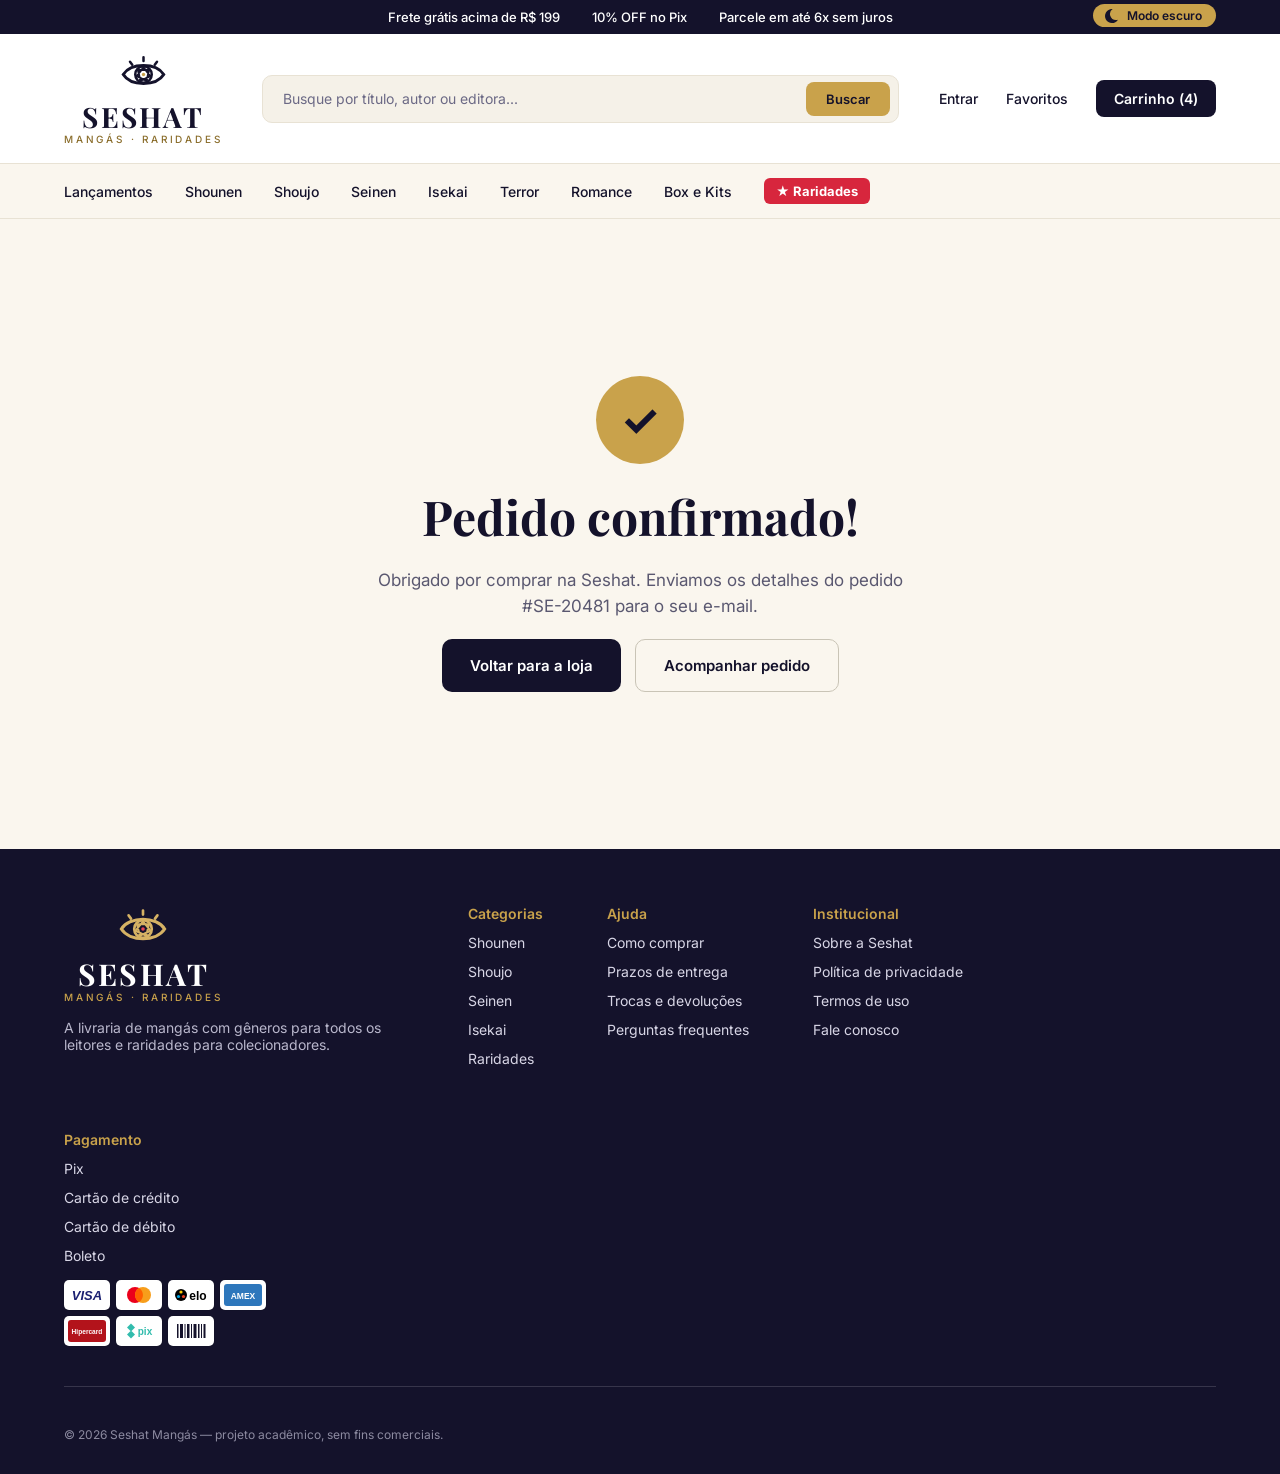
<file: confirmado.html>
<!doctype html>
<html lang="pt-BR">
<head>
  <meta charset="utf-8">
  <meta name="viewport" content="width=device-width, initial-scale=1">
  <title>Pedido confirmado — Seshat</title>
  <link rel="icon" href="img/simbolo.svg">
  <link rel="preconnect" href="https://fonts.googleapis.com">
  <link rel="preconnect" href="https://fonts.gstatic.com" crossorigin>
  <link href="https://fonts.googleapis.com/css2?family=Inter:wght@400;500;600;700;900&family=Playfair+Display:wght@700&display=swap" rel="stylesheet">
  <link rel="stylesheet" href="css/style.css">
  <script>try { document.documentElement.dataset.theme = JSON.parse(localStorage.getItem('seshat-theme')) || 'light'; } catch (e) {}</script>
</head>
<body>
  <div id="header"></div>
  <main id="conteudo" class="center-page">
    <div class="big-check" aria-hidden="true">✓</div>
    <h1>Pedido confirmado!</h1>
    <p id="msg">Obrigado por comprar na Seshat. Enviamos os detalhes do pedido #SE-20481 para o seu e-mail.</p>
    <div class="btns">
      <a href="index.html" class="btn btn-dark">Voltar para a loja</a>
      <a href="pedido.html?id=SSH-2026-1042" class="btn btn-outline">Acompanhar pedido</a>
    </div>
  </main>
  <div id="footer"></div>
  <script src="js/data.js"></script>
  <script src="js/app.js"></script>
  <script>
    mountLayout();
    const ped = store.get('ultimo-pedido', null);
    if (ped) $('#msg').textContent = `Obrigado por comprar na Seshat. Enviamos os detalhes do pedido #${ped.num} (${brl(ped.total)}) para ${ped.email}.`;
    if (ped) {
      const forma = { pix: 'Pix (10% OFF)', debito: 'Cartão de débito, à vista', boleto: 'Boleto bancário',
        cartao: `Cartão de crédito em ${ped.parcelas || 1}x de ${brl(cents(ped.total / (ped.parcelas || 1)))} sem juros` }[ped.pag];
      $('#msg').insertAdjacentHTML('afterend', `<p><b>Pagamento:</b> ${forma}</p>`);
    }
  </script>
</body>
</html>
</file>
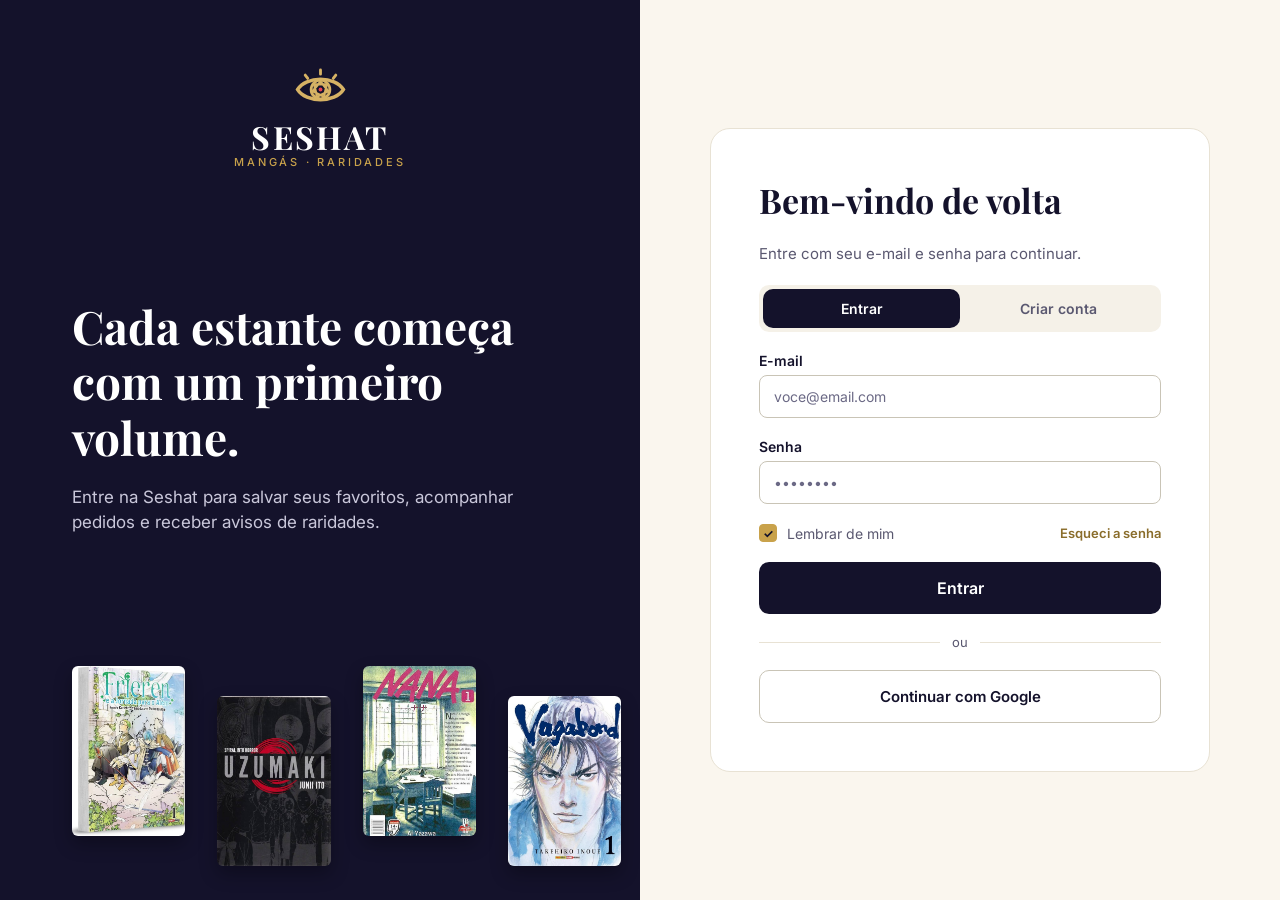
<file: conta.html>
<!doctype html>
<html lang="pt-BR">
<head>
  <meta charset="utf-8">
  <meta name="viewport" content="width=device-width, initial-scale=1">
  <title>Minha conta — Seshat</title>
  <link rel="icon" href="img/simbolo.svg">
  <link rel="preconnect" href="https://fonts.googleapis.com">
  <link rel="preconnect" href="https://fonts.gstatic.com" crossorigin>
  <link href="https://fonts.googleapis.com/css2?family=Inter:wght@400;500;600;700;900&family=Playfair+Display:wght@700&display=swap" rel="stylesheet">
  <link rel="stylesheet" href="css/style.css">
  <script>try { document.documentElement.dataset.theme = JSON.parse(localStorage.getItem('seshat-theme')) || 'light'; } catch (e) {}</script>
</head>
<body>
  <div id="header"></div>
  <main id="conteudo">
    <nav class="wrap crumbs" aria-label="Você está em"><a href="index.html">Início</a><span class="sep">/</span><span>Minha conta</span></nav>
    <section class="page-head"><div class="wrap">
      <div><h1>Minha conta</h1><p>Acompanhe seus pedidos, dados de entrega e favoritos em um só lugar.</p></div>
      <div class="count"><strong data-n-pedidos></strong><span>pedidos</span></div>
    </div></section>
    <div class="wrap account" id="conta"></div>
  </main>
  <div id="footer"></div>
  <script src="js/data.js"></script>
  <script src="js/app.js"></script>
  <script>
    const user = store.get('user', null);
    if (!user) location.replace('login.html?volta=conta.html');
    mountLayout();
    const aba = ['dados', 'enderecos'].includes(params.get('aba')) ? params.get('aba') : 'pedidos';
    $('[data-n-pedidos]').textContent = PEDIDOS.length;
    const dados = store.get('dados', { nome: 'Ana Souza', email: 'ana.souza@email.com', cpf: '123.456.789-00', cel: '(51) 99876-5432', nasc: '14/03/1998' });
    if (user && user.email !== 'ana.souza@email.com') Object.assign(dados, { nome: user.nome, email: user.email });
    const enderecos = [['Casa · principal', 'Rua das Palmeiras, 120 — Bela Vista, São Paulo/SP — CEP 01319-900'], ['Trabalho', 'Av. Paulista, 1000, 12º andar — Bela Vista, São Paulo/SP — CEP 01310-100']];
    const badge = s => `<span class="badge ${s === 'Entregue' ? 'entregue' : 'preparo'}">${s}</span>`;

    const conteudo = {
      pedidos: () => `
        <div class="stats">
          <div class="stat"><b>${PEDIDOS.length}</b><span>Pedidos realizados</span></div>
          <div class="stat"><b>${favs.all().length}</b><span>Favoritos</span></div>
          <div class="stat"><b>10% OFF</b><span>Cupom de boas-vindas: ${CUPOM}</span></div>
        </div>
        <h2>Meus pedidos</h2>
        ${PEDIDOS.map(o => `<div class="order">
          <div class="covers">${o.itens.map(([id]) => `<img src="${capa(produto(id))}" alt="">`).join('')}</div>
          <div class="meta"><b>#${o.id}</b><span>${o.data} · ${o.itens.length} ${o.itens.length === 1 ? 'item' : 'itens'}</span></div>
          ${badge(o.status)}<b>${brl(o.total)}</b>
          <a class="btn-line-gold" href="pedido.html?id=${o.id}">Ver detalhes</a>
        </div>`).join('')}
        <div class="panel"><h3 style="font-size:16px;font-weight:600">Endereço principal</h3><p>${enderecos[0][1]}</p></div>`,
      dados: () => `<h2>Dados pessoais</h2>
        <div class="panel" style="padding:28px"><form id="f-dados" novalidate>
          <h3 style="font-size:16px;font-weight:600">Informações da conta</h3>
          ${[['nome', 'Nome completo', 'text'], ['email', 'E-mail', 'email'], ['cpf', 'CPF', 'text'], ['cel', 'Celular', 'tel'], ['nasc', 'Data de nascimento', 'text']].map(([k, l, t]) =>
            `<div class="field"><label for="${k}">${l}</label><input class="input" id="${k}" type="${t}" value="${esc(dados[k])}"></div>`).join('')}
          <button class="btn btn-dark" style="align-self:flex-start;min-width:382px;max-width:100%">Salvar alterações</button>
        </form></div>`,
      enderecos: () => `<h2>Endereços</h2>
        ${enderecos.map(([t, e]) => `<div class="panel"><h3 style="font-size:16px;font-weight:600">${t}</h3><p>${e}</p></div>`).join('')}`,
    };
    $('#conta').innerHTML = accountMenu(aba) + `<div class="acc-content">${conteudo[aba]()}</div>`;
    $('#f-dados')?.addEventListener('submit', e => {
      e.preventDefault();
      const novo = {}; ['nome', 'email', 'cpf', 'cel', 'nasc'].forEach(k => novo[k] = $('#' + k).value.trim());
      if (!/^[^\s@]+@[^\s@]+\.[^\s@]+$/.test(novo.email)) { $('#email').classList.add('erro'); return toast('E-mail inválido'); }
      $('#email').classList.remove('erro');
      store.set('dados', novo); store.set('user', { nome: novo.nome, email: novo.email });
      toast('Dados salvos');
    });
  </script>
</body>
</html>
</file>
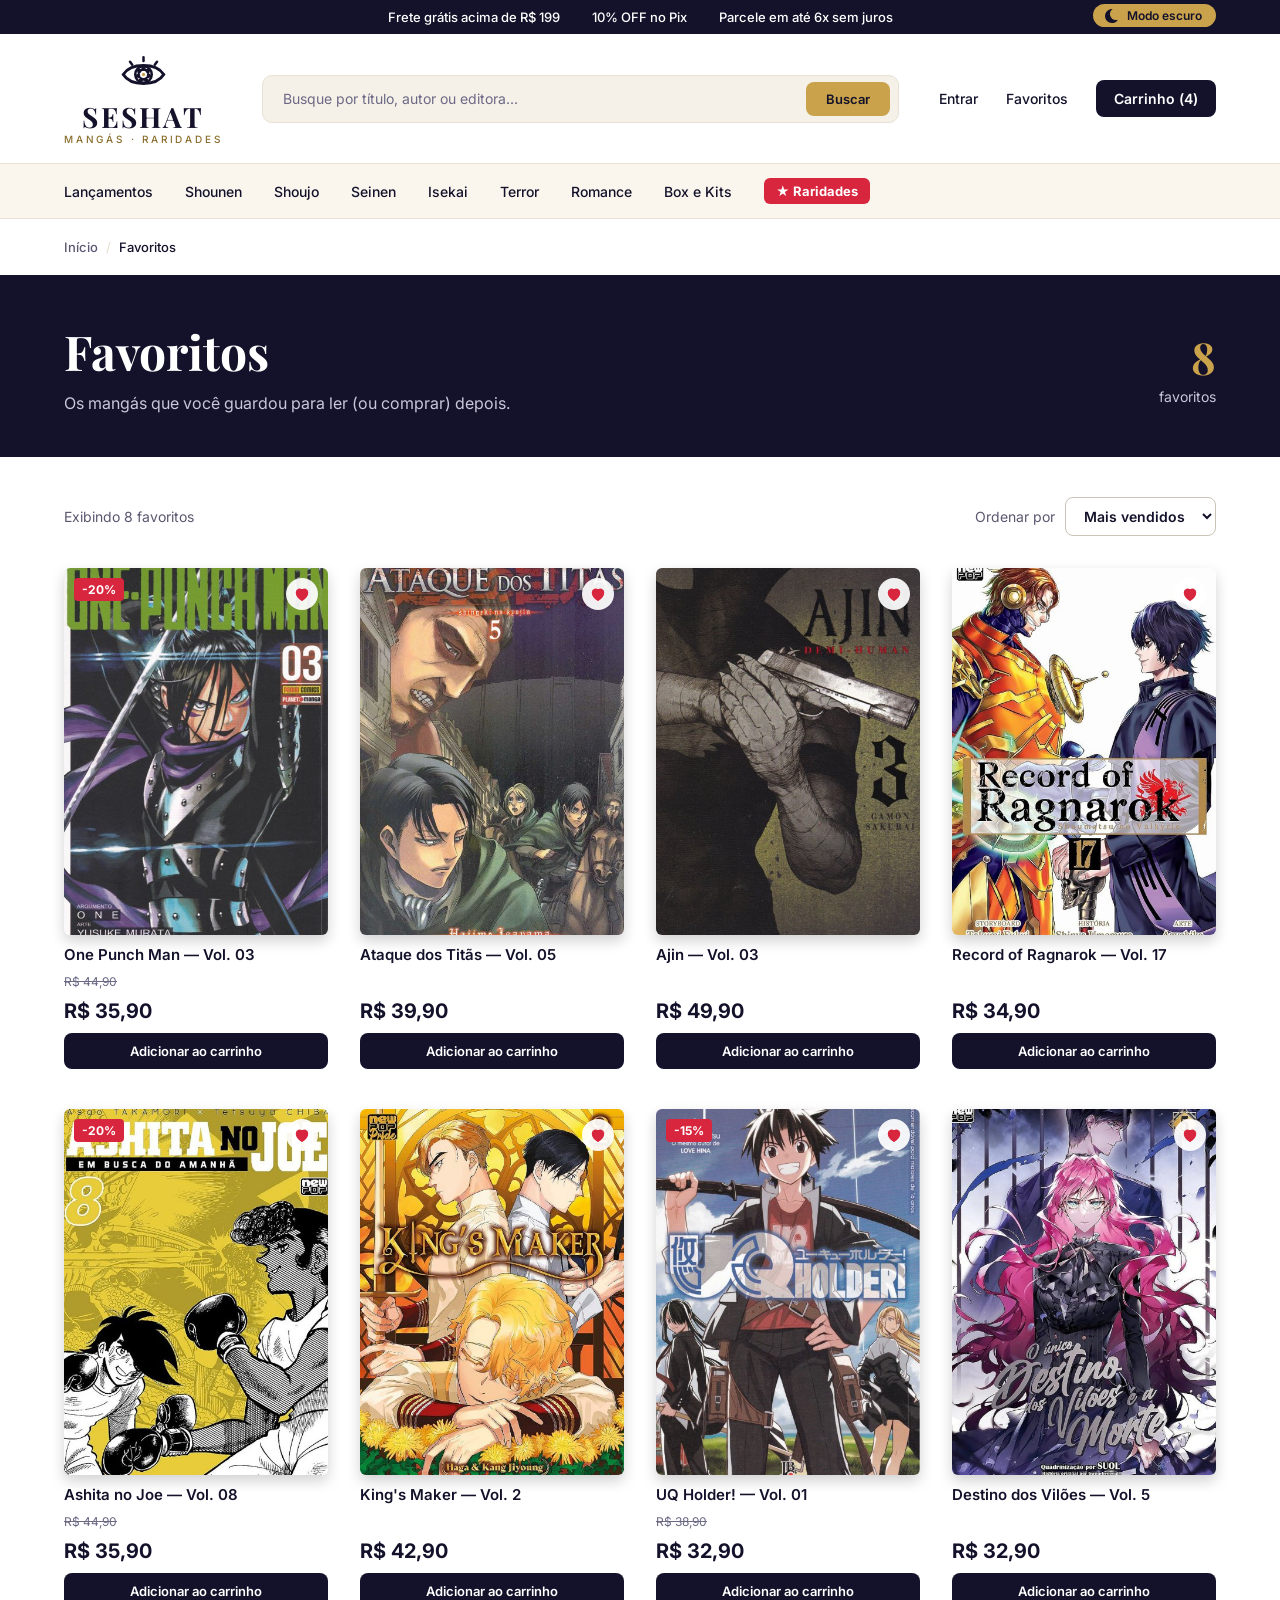
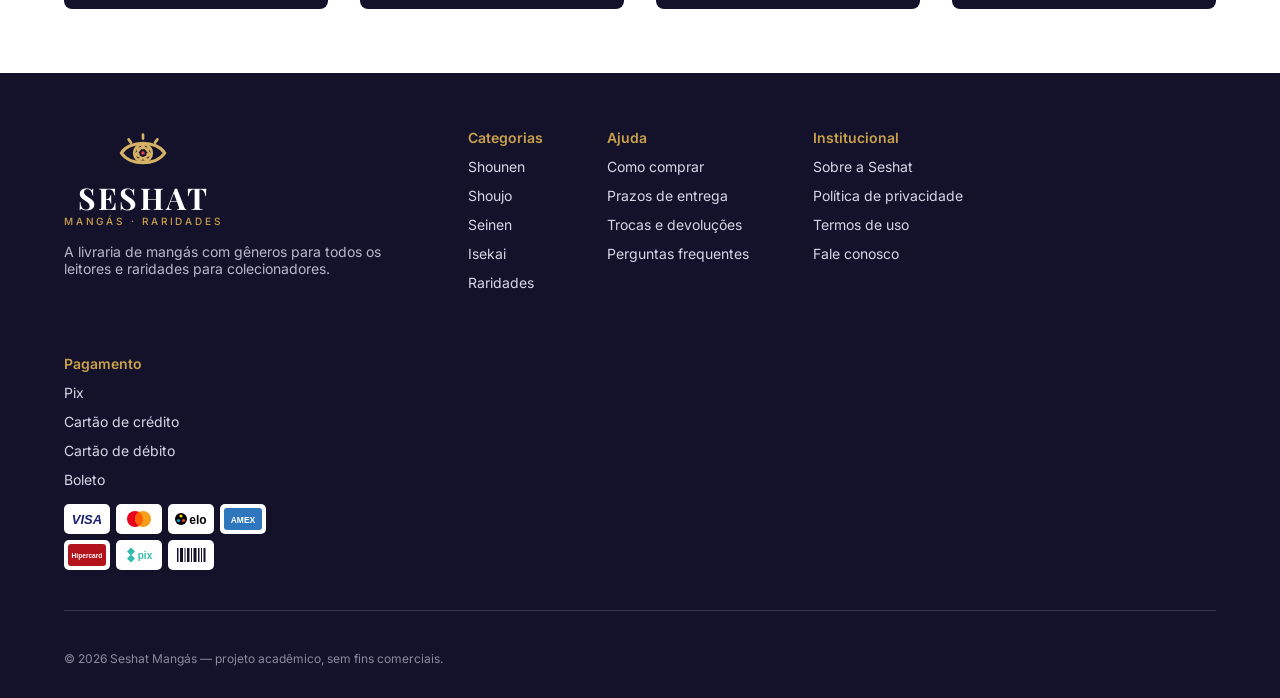
<file: favoritos.html>
<!doctype html>
<html lang="pt-BR">
<head>
  <meta charset="utf-8">
  <meta name="viewport" content="width=device-width, initial-scale=1">
  <title>Favoritos — Seshat</title>
  <link rel="icon" href="img/simbolo.svg">
  <link rel="preconnect" href="https://fonts.googleapis.com">
  <link rel="preconnect" href="https://fonts.gstatic.com" crossorigin>
  <link href="https://fonts.googleapis.com/css2?family=Inter:wght@400;500;600;700;900&family=Playfair+Display:wght@700&display=swap" rel="stylesheet">
  <link rel="stylesheet" href="css/style.css">
  <script>try { document.documentElement.dataset.theme = JSON.parse(localStorage.getItem('seshat-theme')) || 'light'; } catch (e) {}</script>
</head>
<body>
  <div id="header"></div>
  <main id="conteudo">
    <nav class="wrap crumbs" aria-label="Você está em"><a href="index.html">Início</a><span class="sep">/</span><span>Favoritos</span></nav>
    <section class="page-head"><div class="wrap">
      <div><h1>Favoritos</h1><p>Os mangás que você guardou para ler (ou comprar) depois.</p></div>
      <div class="count"><strong data-total></strong><span>favoritos</span></div>
    </div></section>
    <div class="wrap list-body"><div class="list-content" id="lista">
      <div class="sortbar"><span data-info></span>
        <label>Ordenar por <select class="select" aria-label="Ordenar por"><option value="vendidos">Mais vendidos</option><option value="menor">Menor preço</option><option value="maior">Maior preço</option><option value="az">A–Z</option></select></label>
      </div>
      <div class="grid grid-4"></div>
    </div></div>
  </main>
  <div id="footer"></div>
  <script src="js/data.js"></script>
  <script src="js/app.js"></script>
  <script>
    mountLayout();
    function draw() {
      const ids = favs.all();
      $('[data-total]').textContent = ids.length;
      const lista = $('#lista').cloneNode(true);
      $('#lista').replaceWith(lista);
      mountList(lista, ids, { label: n => `Exibindo ${n} ${n === 1 ? 'favorito' : 'favoritos'}`, vazio: 'Você ainda não tem favoritos' });
      $$('.grid-4 .fav', lista).forEach(b => b.setAttribute('aria-label', 'Remover dos favoritos'));
    }
    document.addEventListener('favs', draw);
    draw();
  </script>
</body>
</html>
</file>
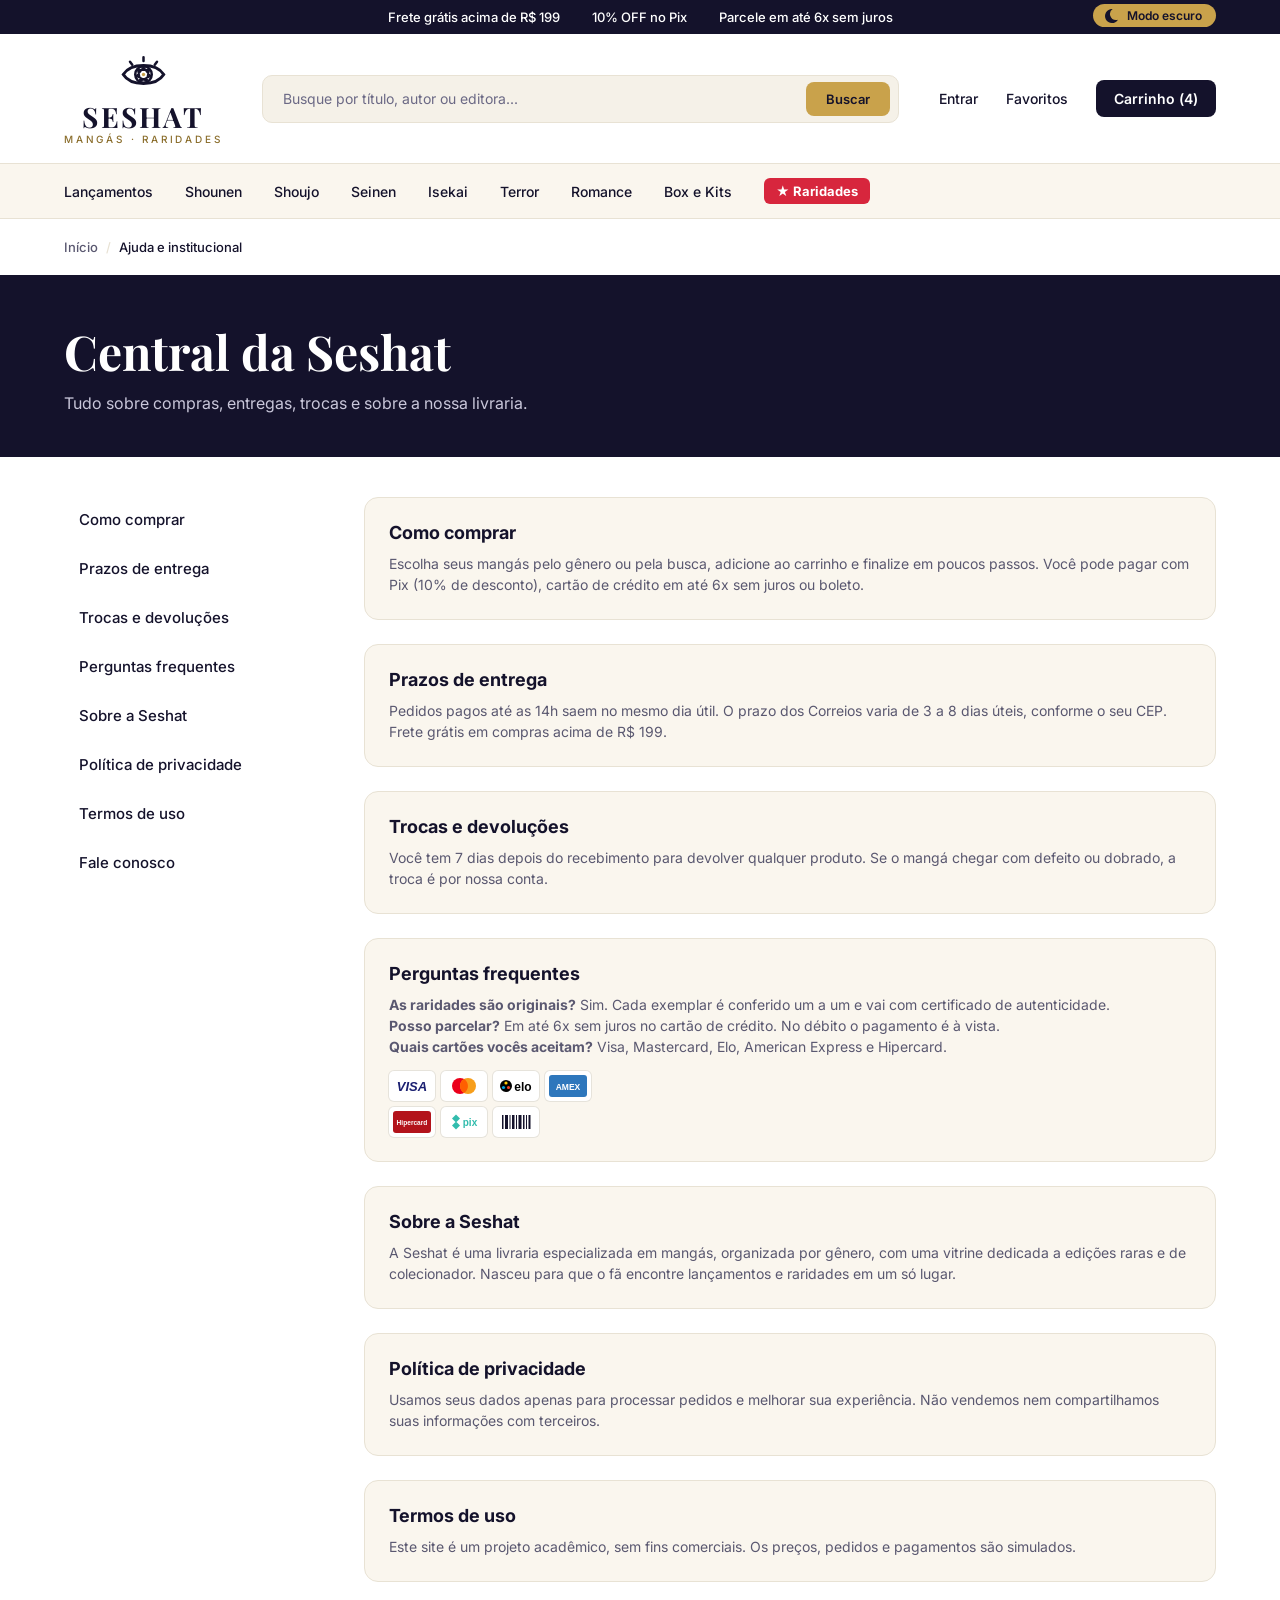
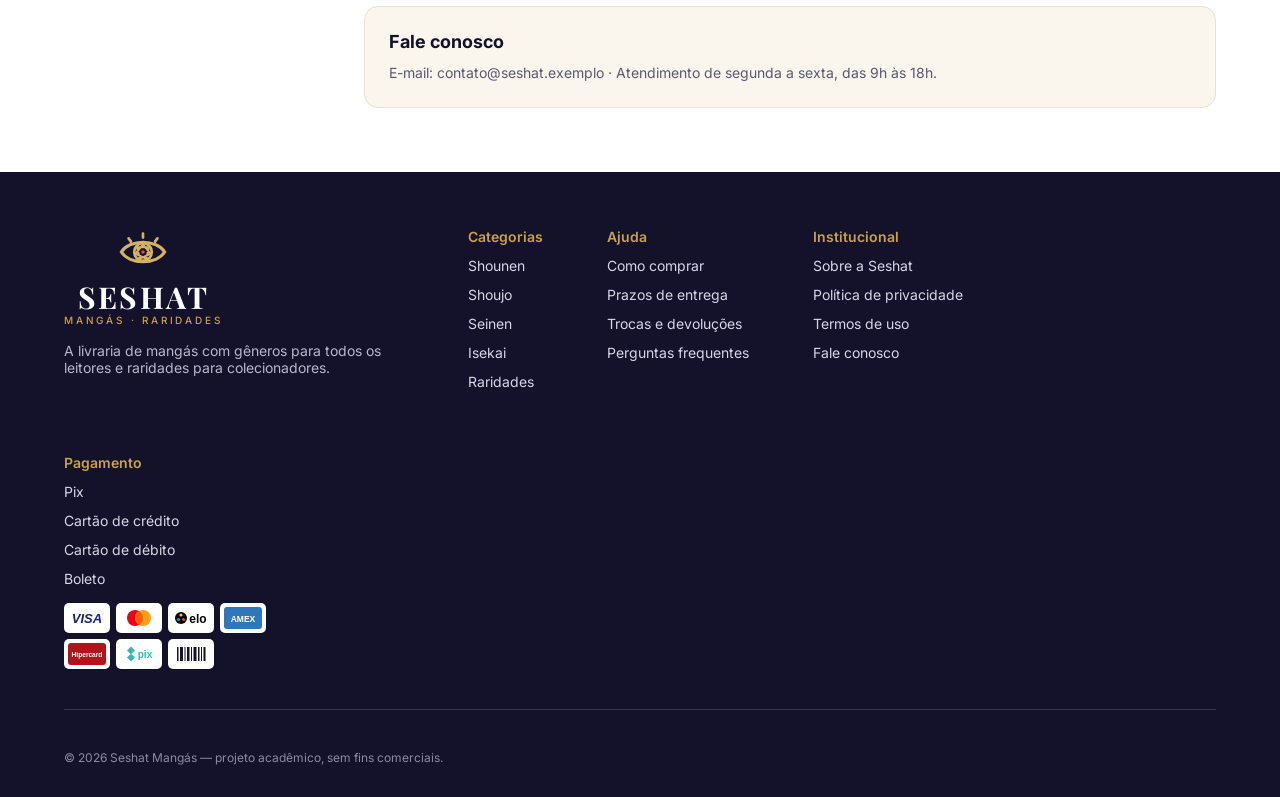
<file: info.html>
<!doctype html>
<html lang="pt-BR">
<head>
  <meta charset="utf-8">
  <meta name="viewport" content="width=device-width, initial-scale=1">
  <title>Ajuda e institucional — Seshat</title>
  <link rel="icon" href="img/simbolo.svg">
  <link rel="preconnect" href="https://fonts.googleapis.com">
  <link rel="preconnect" href="https://fonts.gstatic.com" crossorigin>
  <link href="https://fonts.googleapis.com/css2?family=Inter:wght@400;500;600;700;900&family=Playfair+Display:wght@700&display=swap" rel="stylesheet">
  <link rel="stylesheet" href="css/style.css">
  <script>try { document.documentElement.dataset.theme = JSON.parse(localStorage.getItem('seshat-theme')) || 'light'; } catch (e) {}</script>
</head>
<body>
  <div id="header"></div>
  <main id="conteudo">
    <nav class="wrap crumbs" aria-label="Você está em"><a href="index.html">Início</a><span class="sep">/</span><span>Ajuda e institucional</span></nav>
    <section class="page-head"><div class="wrap"><div><h1>Central da Seshat</h1><p>Tudo sobre compras, entregas, trocas e sobre a nossa livraria.</p></div></div></section>
    <div class="wrap account">
      <nav class="acc-menu" aria-label="Seções">
        <a href="#como-comprar">Como comprar</a><a href="#prazos">Prazos de entrega</a><a href="#trocas">Trocas e devoluções</a><a href="#faq">Perguntas frequentes</a>
        <a href="#sobre">Sobre a Seshat</a><a href="#privacidade">Política de privacidade</a><a href="#termos">Termos de uso</a><a href="#contato">Fale conosco</a>
      </nav>
      <div class="acc-content">
        <section class="panel" id="como-comprar"><h3>Como comprar</h3><p>Escolha seus mangás pelo gênero ou pela busca, adicione ao carrinho e finalize em poucos passos. Você pode pagar com Pix (10% de desconto), cartão de crédito em até 6x sem juros ou boleto.</p></section>
        <section class="panel" id="prazos"><h3>Prazos de entrega</h3><p>Pedidos pagos até as 14h saem no mesmo dia útil. O prazo dos Correios varia de 3 a 8 dias úteis, conforme o seu CEP. Frete grátis em compras acima de R$ 199.</p></section>
        <section class="panel" id="trocas"><h3>Trocas e devoluções</h3><p>Você tem 7 dias depois do recebimento para devolver qualquer produto. Se o mangá chegar com defeito ou dobrado, a troca é por nossa conta.</p></section>
        <section class="panel" id="faq"><h3>Perguntas frequentes</h3><p><b>As raridades são originais?</b> Sim. Cada exemplar é conferido um a um e vai com certificado de autenticidade.<br><b>Posso parcelar?</b> Em até 6x sem juros no cartão de crédito. No débito o pagamento é à vista.<br><b>Quais cartões vocês aceitam?</b> Visa, Mastercard, Elo, American Express e Hipercard.</p>
          <div id="flags"></div></section>
        <section class="panel" id="sobre"><h3>Sobre a Seshat</h3><p>A Seshat é uma livraria especializada em mangás, organizada por gênero, com uma vitrine dedicada a edições raras e de colecionador. Nasceu para que o fã encontre lançamentos e raridades em um só lugar.</p></section>
        <section class="panel" id="privacidade"><h3>Política de privacidade</h3><p>Usamos seus dados apenas para processar pedidos e melhorar sua experiência. Não vendemos nem compartilhamos suas informações com terceiros.</p></section>
        <section class="panel" id="termos"><h3>Termos de uso</h3><p>Este site é um projeto acadêmico, sem fins comerciais. Os preços, pedidos e pagamentos são simulados.</p></section>
        <section class="panel" id="contato"><h3>Fale conosco</h3><p>E-mail: contato@seshat.exemplo · Atendimento de segunda a sexta, das 9h às 18h.</p></section>
      </div>
    </div>
  </main>
  <div id="footer"></div>
  <script src="js/data.js"></script>
  <script src="js/app.js"></script>
  <script>mountLayout(); $('#flags').innerHTML = flags([...CARTOES, 'Pix', 'Boleto']);</script>
</body>
</html>
</file>
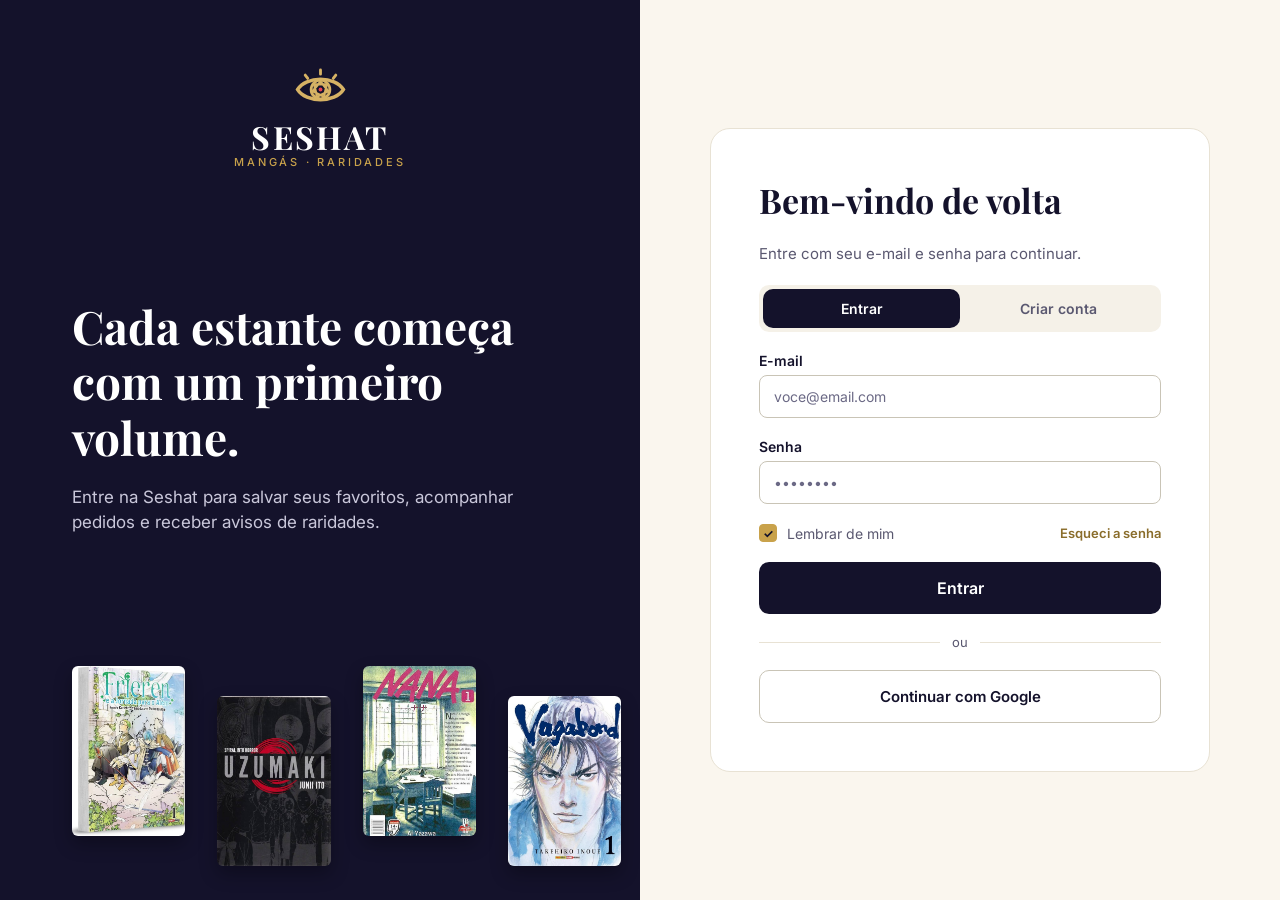
<file: login.html>
<!doctype html>
<html lang="pt-BR">
<head>
  <meta charset="utf-8">
  <meta name="viewport" content="width=device-width, initial-scale=1">
  <title>Entrar — Seshat</title>
  <link rel="icon" href="img/simbolo.svg">
  <link rel="preconnect" href="https://fonts.googleapis.com">
  <link rel="preconnect" href="https://fonts.gstatic.com" crossorigin>
  <link href="https://fonts.googleapis.com/css2?family=Inter:wght@400;500;600;700;900&family=Playfair+Display:wght@700&display=swap" rel="stylesheet">
  <link rel="stylesheet" href="css/style.css">
  <script>try { document.documentElement.dataset.theme = JSON.parse(localStorage.getItem('seshat-theme')) || 'light'; } catch (e) {}</script>
</head>
<body>
  <main class="auth" id="conteudo">
    <section class="auth-brand">
      <div id="marca"></div>
      <div>
        <h1>Cada estante começa<br>com um primeiro volume.</h1>
        <p>Entre na Seshat para salvar seus favoritos, acompanhar pedidos e receber avisos de raridades.</p>
      </div>
      <div class="auth-covers">
        <img src="img/capas/frieren-01.jpg" alt=""><img src="img/capas/uzumaki-luxo.jpg" alt=""><img src="img/capas/nana-01.jpg" alt=""><img src="img/capas/vagabond-01.jpg" alt="">
      </div>
    </section>
    <section class="auth-side">
      <div class="auth-card" id="card"></div>
    </section>
  </main>
  <script src="js/data.js"></script>
  <script src="js/app.js"></script>
  <script>
    $('#marca').innerHTML = logo().replace(SIMBOLO, SIMBOLO_RODAPE);
    const campo = (id, label, type, ph, ac) => `<div class="field"><label for="${id}">${label}</label><input class="input" id="${id}" type="${type}" placeholder="${ph}" autocomplete="${ac}" required></div>`;
    const abas = m => `<div class="seg" role="tablist"><button type="button" role="tab" class="${m === 'entrar' ? 'ativo' : ''}" data-modo="entrar">Entrar</button><button type="button" role="tab" class="${m === 'criar' ? 'ativo' : ''}" data-modo="criar">Criar conta</button></div>`;
    const google = `<div class="or">ou</div><button type="button" class="btn btn-outline btn-block" data-google style="font-size:15px">Continuar com Google</button>`;
    const telas = {
      entrar: () => `<h2>Bem-vindo de volta</h2><p>Entre com seu e-mail e senha para continuar.</p>
        <div class="alert hidden" id="erro" role="alert">E-mail ou senha incorretos. Confira os dados e tente novamente.</div>
        ${abas('entrar')}<form id="f" novalidate style="display:contents">
        ${campo('email', 'E-mail', 'email', 'voce@email.com', 'email')}${campo('senha', 'Senha', 'password', '••••••••', 'current-password')}
        <div class="row-between"><label class="check"><input type="checkbox" checked> Lembrar de mim</label><button type="button" class="link-gold" data-modo="esqueci" style="font-size:13px">Esqueci a senha</button></div>
        <button class="btn btn-dark btn-block">Entrar</button></form>${google}`,
      criar: () => `<h2>Crie sua conta</h2><p>Leva menos de um minuto. Depois é só escolher seus mangás.</p>
        <div class="alert hidden" id="erro" role="alert">Preencha nome, um e-mail válido e uma senha com pelo menos 6 caracteres.</div>
        ${abas('criar')}<form id="f" novalidate style="display:contents">
        ${campo('nome', 'Nome completo', 'text', 'Seu nome', 'name')}${campo('email', 'E-mail', 'email', 'voce@email.com', 'email')}${campo('senha', 'Senha', 'password', '••••••••', 'new-password')}
        <div class="row-between"><label class="check"><input type="checkbox" checked> Lembrar de mim</label><a href="info.html#termos" class="link-gold" style="font-size:13px">Termos de uso</a></div>
        <button class="btn btn-dark btn-block">Criar conta</button></form>${google}`,
      esqueci: () => `<button type="button" class="link-gold" data-modo="entrar" style="align-self:flex-start;font-size:13px">← Voltar para o login</button>
        <h2>Esqueceu a senha?</h2><p>Digite o e-mail da sua conta. Vamos enviar um link para você criar uma senha nova.</p>
        <div class="alert hidden" id="erro" role="alert">Digite um e-mail válido.</div>
        <form id="f" novalidate style="display:contents">${campo('email', 'E-mail', 'email', 'voce@email.com', 'email')}
        <button class="btn btn-dark btn-block">Enviar link de recuperação</button></form>
        <button type="button" class="btn btn-outline btn-block" data-modo="entrar" style="font-size:15px">Lembrei a senha</button>`,
      enviado: email => `<button type="button" class="link-gold" data-modo="entrar" style="align-self:flex-start;font-size:13px">← Voltar para o login</button>
        <h2>Verifique seu e-mail</h2><p>Enviamos um link para ${esc(email)}. Ele vale por 30 minutos. Não achou? Olhe também a caixa de spam.</p>
        <button type="button" class="btn btn-dark btn-block" data-modo="entrar">Voltar para o login</button>
        <button type="button" class="btn btn-outline btn-block" data-reenviar="${esc(email)}" style="font-size:15px">Reenviar e-mail</button>`,
    };
    let modo = params.get('modo') in telas ? params.get('modo') : 'entrar';
    function show(m, arg) { modo = m; $('#card').innerHTML = telas[m](arg); document.title = `${{ entrar: 'Entrar', criar: 'Criar conta', esqueci: 'Recuperar senha', enviado: 'Verifique seu e-mail' }[m]} — Seshat`; }
    const emailOk = s => /^[^\s@]+@[^\s@]+\.[^\s@]+$/.test(s);
    const entrar = (nome, email) => { store.set('user', { nome, email }); location.href = params.get('volta') || 'conta.html'; };

    $('#card').addEventListener('click', e => {
      const b = e.target.closest('[data-modo]'); if (b) show(b.dataset.modo);
      if (e.target.closest('[data-google]')) entrar('Ana Souza', 'ana.souza@email.com');
      if (e.target.closest('[data-reenviar]')) toast('Enviamos o link de novo');
    });
    $('#card').addEventListener('submit', e => {
      e.preventDefault();
      const v = id => $('#' + id)?.value.trim() || '';
      const ok = { entrar: emailOk(v('email')) && v('senha').length >= 6, criar: v('nome').length > 1 && emailOk(v('email')) && v('senha').length >= 6, esqueci: emailOk(v('email')) }[modo];
      $$('#card .input').forEach(i => i.classList.toggle('erro', !ok));
      $('#erro').classList.toggle('hidden', ok);
      if (!ok) return;
      if (modo === 'esqueci') return show('enviado', v('email'));
      entrar(v('nome') || v('email').split('@')[0], v('email'));
    });
    show(modo);
  </script>
</body>
</html>
</file>
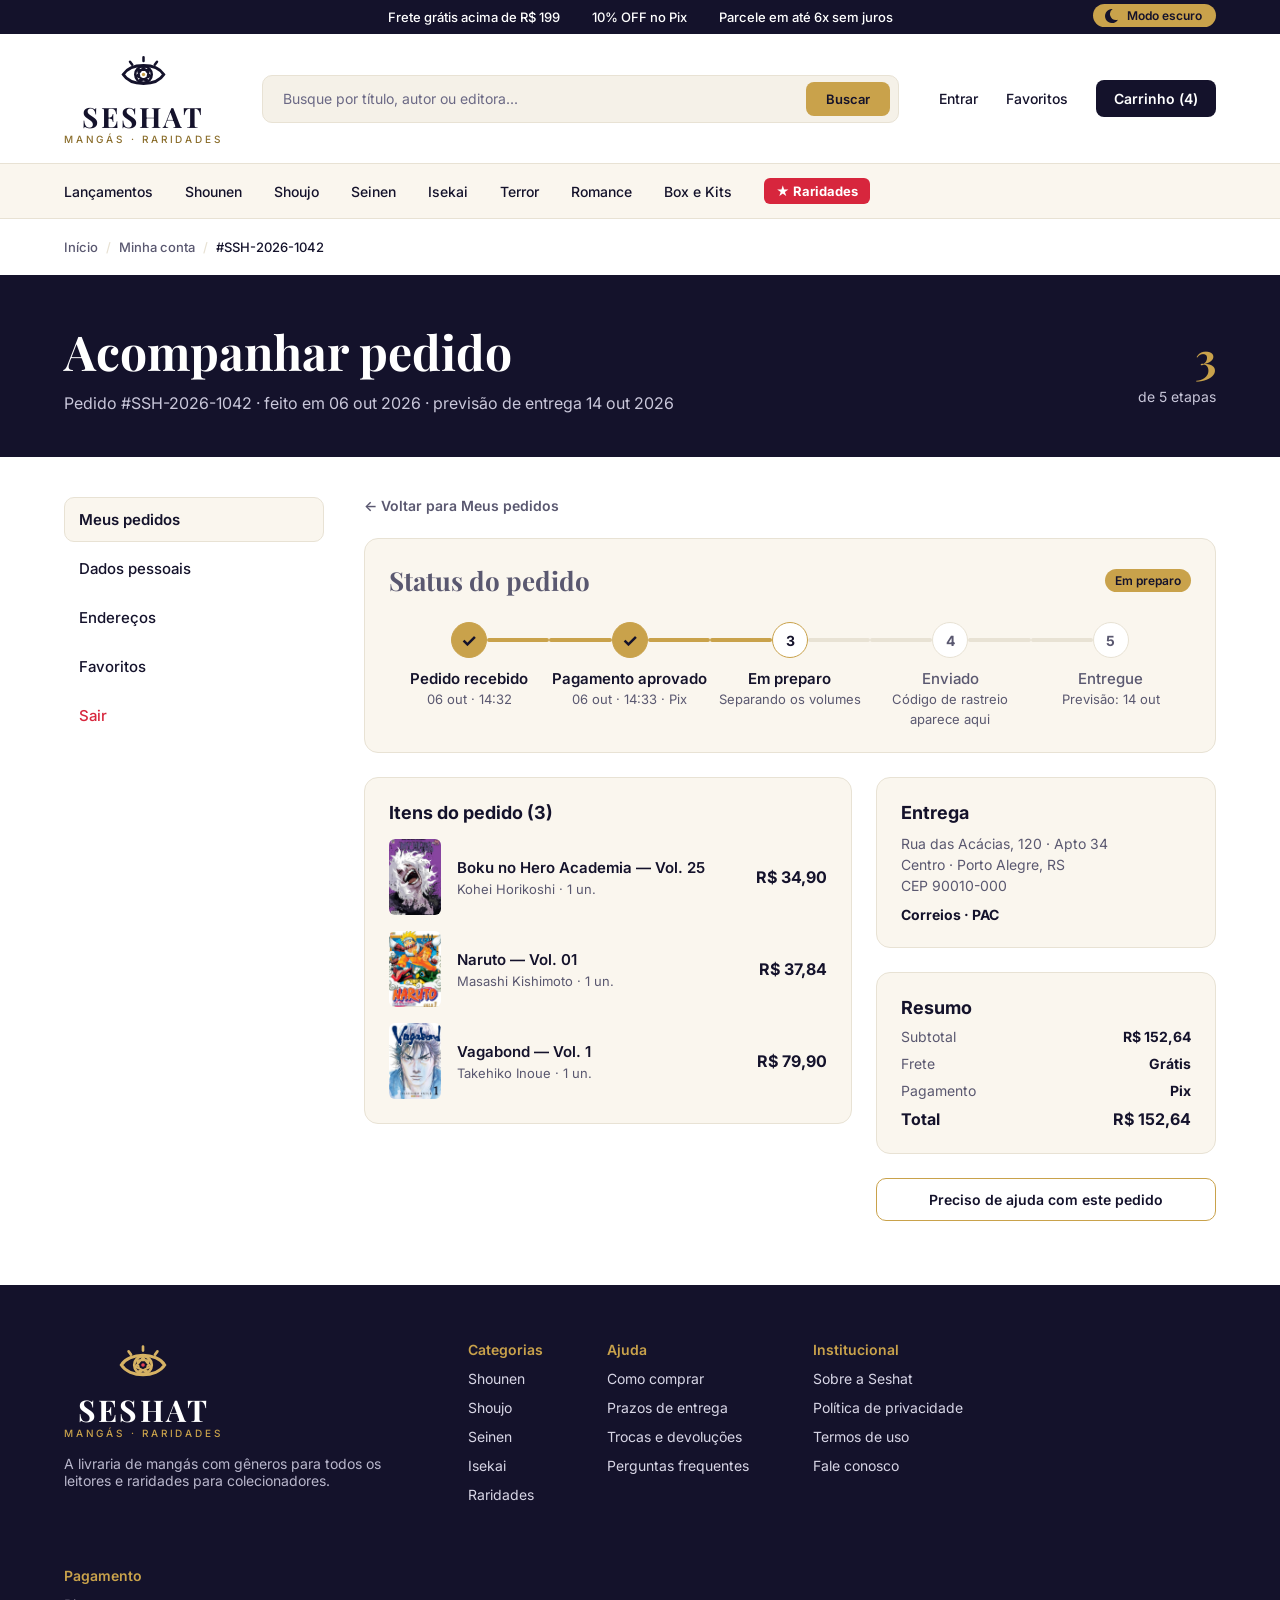
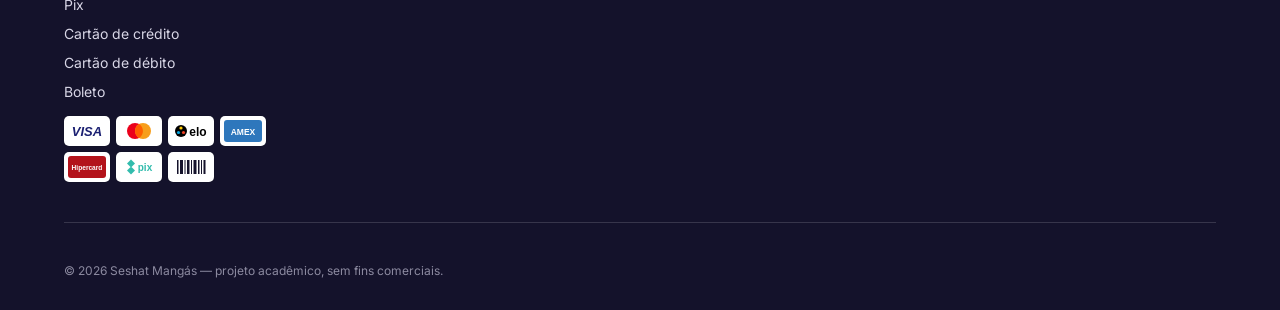
<file: pedido.html>
<!doctype html>
<html lang="pt-BR">
<head>
  <meta charset="utf-8">
  <meta name="viewport" content="width=device-width, initial-scale=1">
  <title>Pedido — Seshat</title>
  <link rel="icon" href="img/simbolo.svg">
  <link rel="preconnect" href="https://fonts.googleapis.com">
  <link rel="preconnect" href="https://fonts.gstatic.com" crossorigin>
  <link href="https://fonts.googleapis.com/css2?family=Inter:wght@400;500;600;700;900&family=Playfair+Display:wght@700&display=swap" rel="stylesheet">
  <link rel="stylesheet" href="css/style.css">
  <script>try { document.documentElement.dataset.theme = JSON.parse(localStorage.getItem('seshat-theme')) || 'light'; } catch (e) {}</script>
</head>
<body>
  <div id="header"></div>
  <main id="conteudo">
    <nav class="wrap crumbs" aria-label="Você está em"><a href="index.html">Início</a><span class="sep">/</span><a href="conta.html">Minha conta</a><span class="sep">/</span><span data-id></span></nav>
    <section class="page-head"><div class="wrap">
      <div><h1 data-titulo></h1><p data-sub></p></div>
      <div class="count"><strong data-etapa></strong><span>de 5 etapas</span></div>
    </div></section>
    <div class="wrap account" id="pedido"></div>
  </main>
  <div id="footer"></div>
  <script src="js/data.js"></script>
  <script src="js/app.js"></script>
  <script>
    mountLayout();
    const o = PEDIDOS.find(x => x.id === params.get('id')) || PEDIDOS[0];
    const entregue = o.status === 'Entregue';
    document.title = `Pedido #${o.id} — Seshat`;
    $('[data-id]').textContent = `#${o.id}`;
    $('[data-titulo]').textContent = entregue ? 'Detalhes do pedido' : 'Acompanhar pedido';
    $('[data-sub]').textContent = `Pedido #${o.id} · feito em ${o.data} · ${entregue ? 'entregue em ' + o.entregue : 'previsão de entrega ' + o.previsao}`;
    $('[data-etapa]').textContent = o.etapa;
    const badge = `<span class="badge ${entregue ? 'entregue' : 'preparo'}">${o.status}</span>`;
    const passos = o.etapas.map(([t, d], i) => {
      const n = i + 1, estado = n < o.etapa || entregue ? 'feito' : n === o.etapa ? 'atual' : 'futuro';
      return `<div class="step ${estado}"><div class="dot-row"><span class="bar ${n <= o.etapa ? 'on' : ''}"></span><span class="dot">${estado === 'feito' ? '✓' : n}</span><span class="bar ${n < o.etapa ? 'on' : ''}"></span></div><div><b>${t}</b><br><span>${d}</span></div></div>`;
    }).join('');
    $('#pedido').innerHTML = accountMenu('pedidos') + `<div class="acc-content">
      <a href="conta.html" class="back-link">← Voltar para Meus pedidos</a>
      <section class="panel" style="gap:24px"><div class="row-between"><h2>Status do pedido</h2>${badge}</div><div class="steps">${passos}</div></section>
      <div class="order-grid">
        <section class="panel" style="gap:16px"><h3>Itens do pedido (${o.itens.length})</h3>
          ${o.itens.map(([id, q, v]) => { const p = produto(id); return `<div class="line-item"><img src="${capa(p)}" alt=""><div><a href="produto.html?id=${id}"><b>${esc(p.titulo)}</b></a><span>${p.autor} · ${q} un.</span></div><b>${brl(v)}</b></div>`; }).join('')}
        </section>
        <div class="order-side">
          <section class="panel"><h3>Entrega</h3><p>Rua das Acácias, 120 · Apto 34<br>Centro · Porto Alegre, RS<br>CEP 90010-000</p><b style="font-size:14px">Correios · PAC</b></section>
          <section class="panel"><h3>Resumo</h3>
            <div class="sum-row">Subtotal <b style="font-weight:700">${brl(o.total)}</b></div>
            <div class="sum-row">Frete <b style="font-weight:700">Grátis</b></div>
            <div class="sum-row">Pagamento <b style="font-weight:700">${o.etapas[1][1].split('· ').pop()}</b></div>
            <div class="sum-row" style="font-size:16px;font-weight:700;color:var(--ink)">Total <b style="font-weight:700">${brl(o.total)}</b></div>
          </section>
          <button class="btn-line-gold" style="padding:12px;font-size:14px" id="ajuda">Preciso de ajuda com este pedido</button>
        </div>
      </div></div>`;

    const resumo = `<div class="order-mini"><div><b>Pedido #${o.id}</b><span>${o.itens.length} ${o.itens.length === 1 ? 'item' : 'itens'} · ${brl(o.total)}</span></div>${badge}</div>`;
    const motivos = ['Quero mudar o endereço de entrega', 'Quero cancelar o pedido', 'O pedido está atrasado', 'Recebi um item errado ou danificado', 'Outro assunto'];
    $('#ajuda').onclick = () => {
      const ov = overlay('ajuda-pedido', `<aside class="drawer" role="dialog" aria-modal="true" aria-label="Ajuda com o pedido">
        <div class="drawer-head"><h2>Ajuda com o pedido</h2><button class="close" data-close aria-label="Fechar">✕</button></div>
        ${resumo}
        <form id="f-ajuda" style="display:flex;flex-direction:column;gap:20px">
          <fieldset style="border:0;display:flex;flex-direction:column;gap:8px"><legend style="font-weight:700;margin-bottom:12px">Qual é o problema?</legend>
            ${motivos.map((m, i) => `<label class="opt"><input type="radio" name="motivo" value="${m}" ${i ? '' : 'checked'}> ${m}</label>`).join('')}</fieldset>
          <label style="font-weight:700;display:flex;flex-direction:column;gap:12px">Conte o que aconteceu (opcional)<textarea class="input" placeholder="Ex.: mudei de endereço, o novo é Rua…" style="font-weight:400"></textarea></label>
          <button class="btn btn-dark btn-block">Enviar mensagem</button>
          <button type="button" class="btn btn-outline btn-block" data-close style="font-size:15px">Cancelar</button>
          <small style="color:var(--muted);font-size:13px">Respondemos em até 24 horas úteis no seu e-mail.</small>
        </form></aside>`);
      $('#f-ajuda', ov).onsubmit = e => {
        e.preventDefault();
        const motivo = $('input[name="motivo"]:checked', ov).value;
        overlay('ajuda-pedido', `<aside class="drawer" role="dialog" aria-modal="true" aria-label="Mensagem enviada">
          <div class="drawer-head"><h2>Mensagem enviada</h2><button class="close" data-close aria-label="Fechar">✕</button></div>
          <div class="big-check" style="width:72px;height:72px;font-size:34px">✓</div>
          <b style="font-weight:600">Recebemos seu pedido de ajuda sobre "${esc(motivo)}".</b>
          <p style="color:var(--muted);font-size:14px;line-height:1.5">Protocolo #AJ-${String(Date.now()).slice(-5)}. Vamos responder em até 24 horas úteis no seu e-mail. Enquanto isso, o pedido continua ${entregue ? 'registrado' : 'em preparo'}.</p>
          ${resumo}
          <button class="btn btn-dark btn-block" data-close>Voltar ao pedido</button></aside>`);
      };
    };
  </script>
</body>
</html>
</file>
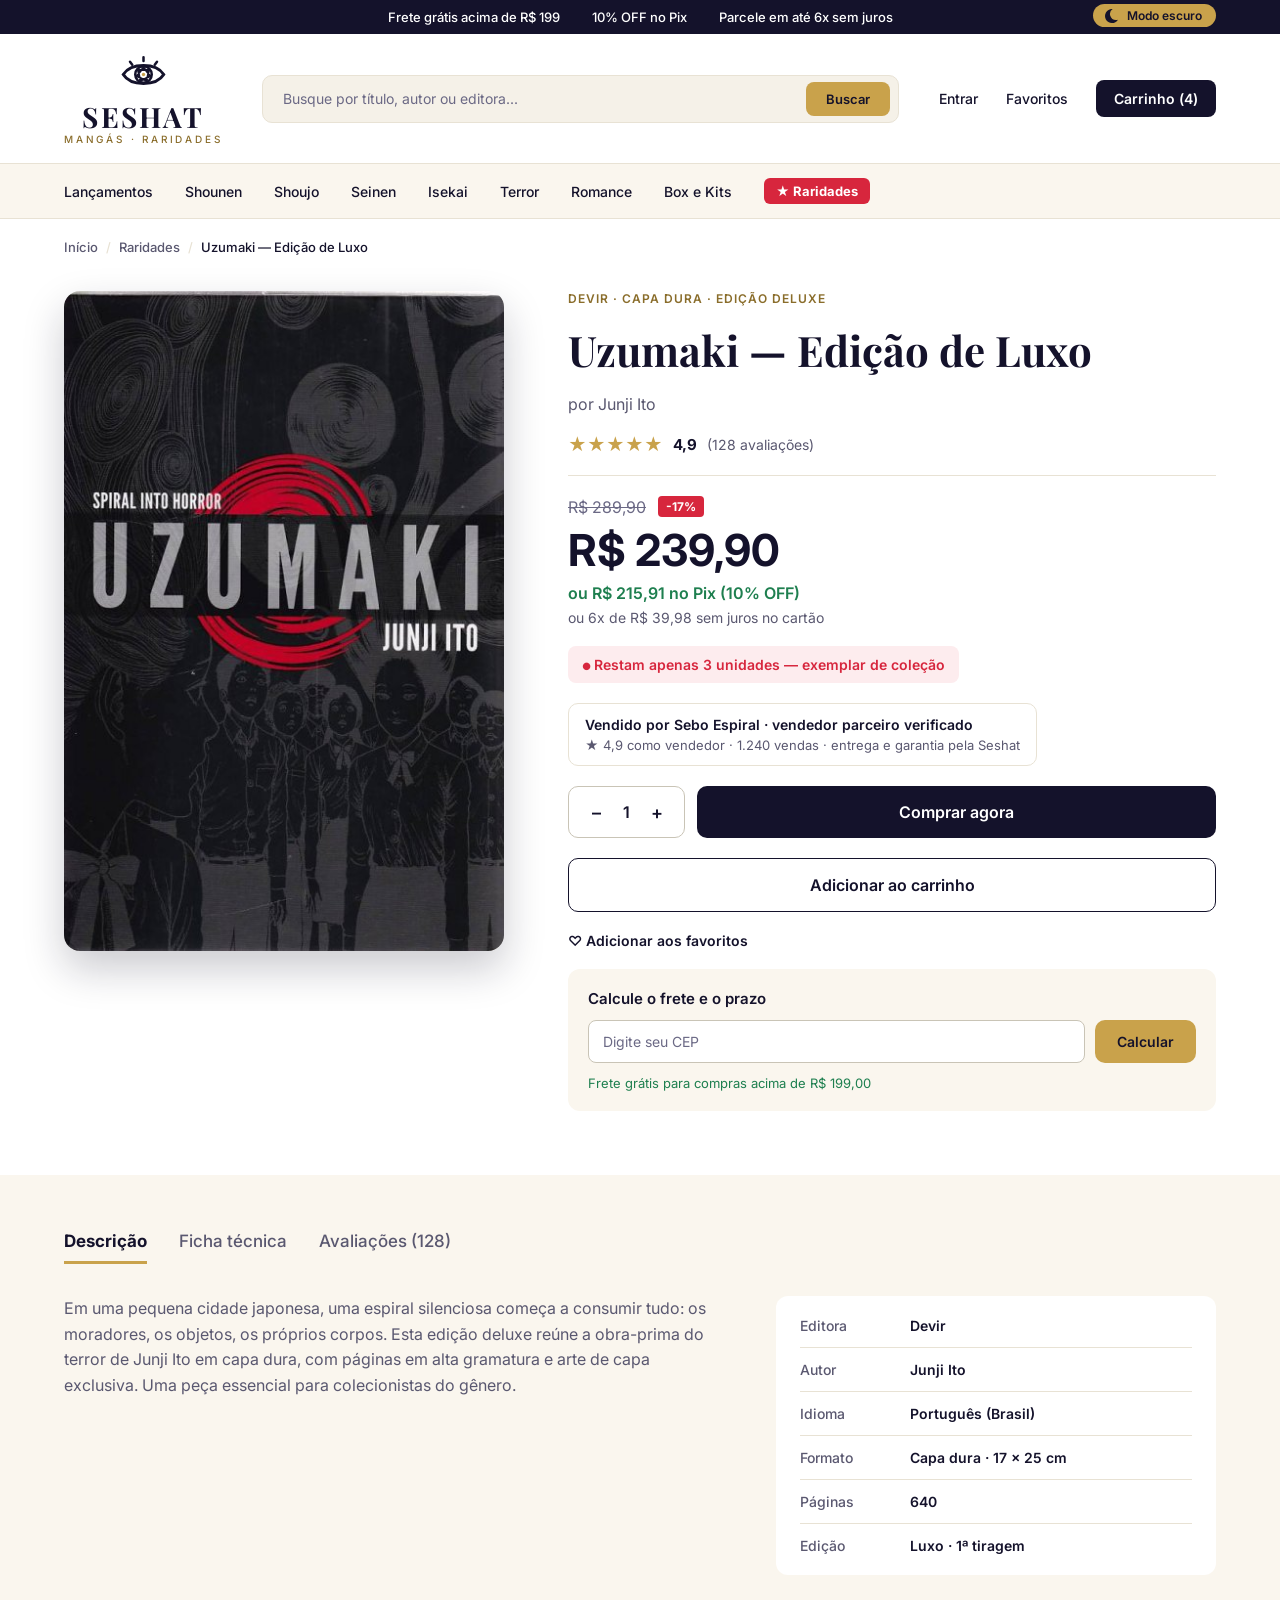
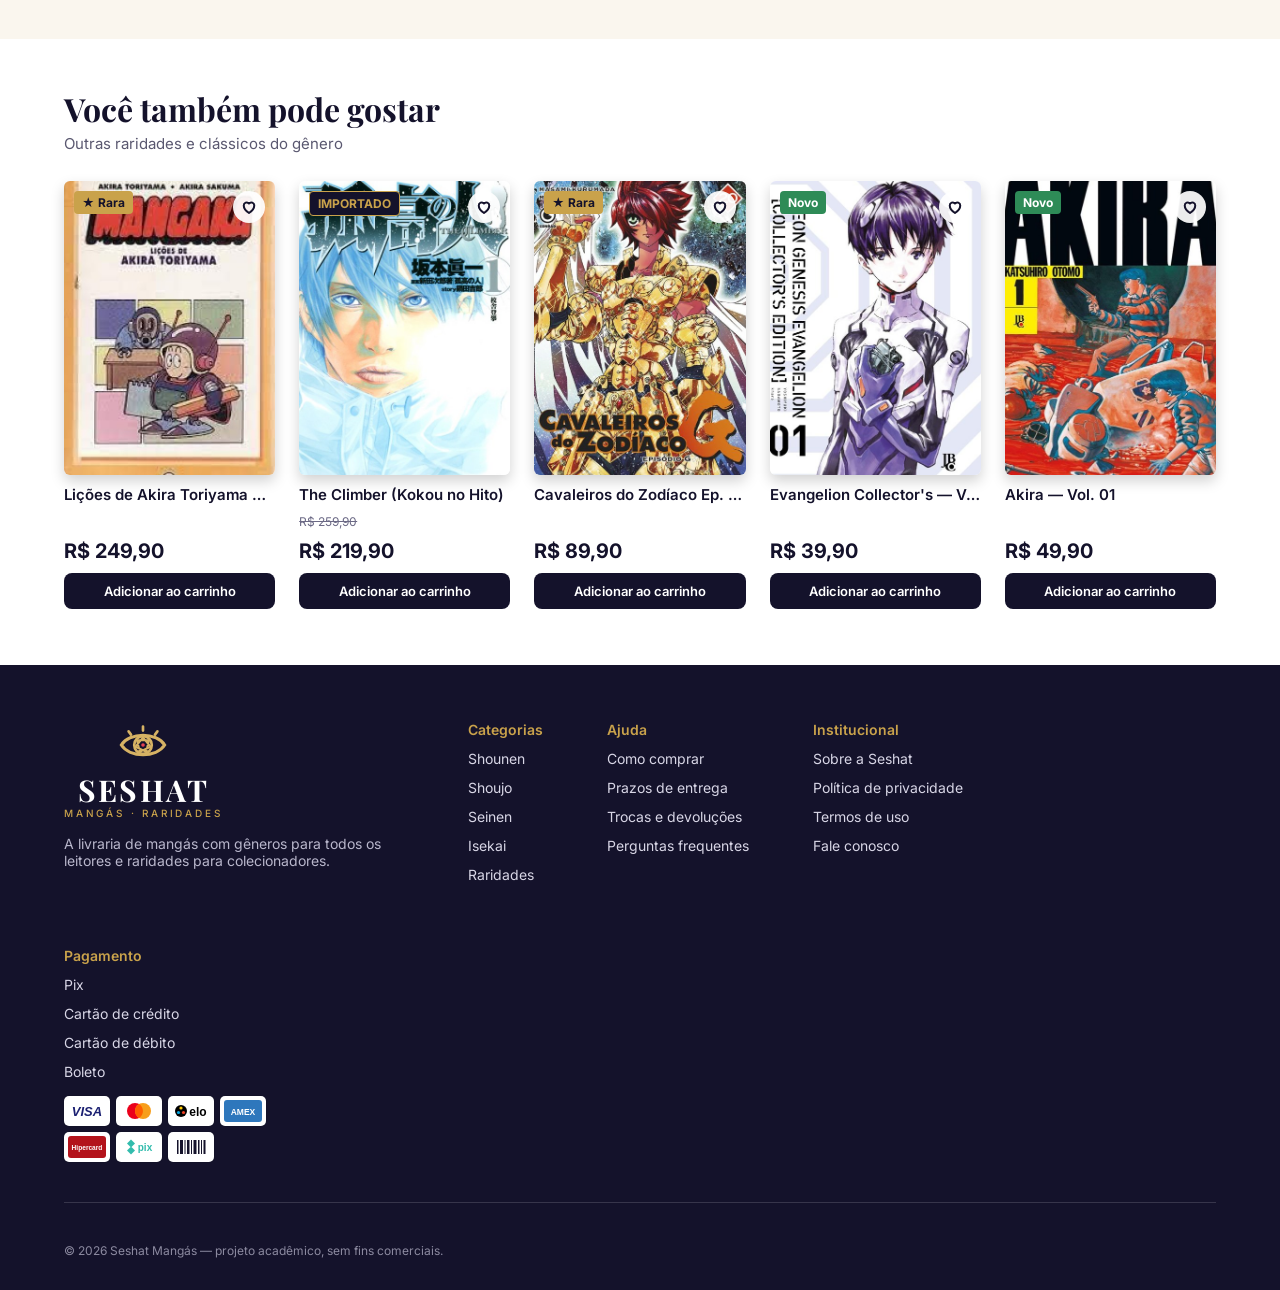
<file: produto.html>
<!doctype html>
<html lang="pt-BR">
<head>
  <meta charset="utf-8">
  <meta name="viewport" content="width=device-width, initial-scale=1">
  <title>Produto — Seshat</title>
  <link rel="icon" href="img/simbolo.svg">
  <link rel="preconnect" href="https://fonts.googleapis.com">
  <link rel="preconnect" href="https://fonts.gstatic.com" crossorigin>
  <link href="https://fonts.googleapis.com/css2?family=Inter:wght@400;500;600;700;900&family=Playfair+Display:wght@700&display=swap" rel="stylesheet">
  <link rel="stylesheet" href="css/style.css">
  <script>try { document.documentElement.dataset.theme = JSON.parse(localStorage.getItem('seshat-theme')) || 'light'; } catch (e) {}</script>
</head>
<body>
  <div id="header"></div>
  <main id="conteudo">
    <nav class="wrap crumbs" aria-label="Você está em" id="crumbs"></nav>
    <section class="wrap product">
      <div class="gallery">
        <div class="gallery-main"><img id="foto" alt=""></div>
      </div>
      <div class="info">
        <span class="kicker" data-p="selo"></span>
        <h1 data-p="titulo"></h1>
        <span class="by" data-p="autor"></span>
        <div class="rating"><span class="stars" aria-hidden="true">★★★★★</span><b>4,9</b><span>(128 avaliações)</span></div>
        <div class="hr"></div>
        <div class="prices" id="precos"></div>
        <div class="stock" data-p="estoque"></div>
        <div class="seller"><b data-p="vendedor"></b><span data-p="vendedor-info"></span></div>
        <div class="buy-row">
          <div class="qty qty-lg" aria-label="Quantidade"><button type="button" data-q="-1" aria-label="Diminuir">–</button><span id="qtd">1</span><button type="button" data-q="1" aria-label="Aumentar">+</button></div>
          <button class="btn btn-dark" id="comprar">Comprar agora</button>
        </div>
        <button class="btn btn-outline btn-block" id="add" style="border-color:var(--ink)">Adicionar ao carrinho</button>
        <button class="fav-link" id="fav">♡  Adicionar aos favoritos</button>
        <div class="ship">
          <b>Calcule o frete e o prazo</b>
          <form id="frete"><input class="input" id="cep" inputmode="numeric" placeholder="Digite seu CEP" aria-label="CEP" maxlength="9"><button class="btn btn-gold btn-sm" style="padding:11px 22px">Calcular</button></form>
          <span class="ok" id="frete-msg">Frete grátis para compras acima de R$ 199,00</span>
        </div>
      </div>
    </section>

    <section class="details"><div class="wrap">
      <div class="tabs-line" role="tablist">
        <button class="ativo" role="tab" data-tab="desc">Descrição</button>
        <button role="tab" data-tab="ficha">Ficha técnica</button>
        <button role="tab" data-tab="aval">Avaliações (128)</button>
      </div>
      <div class="details-cols">
        <p data-p="descricao" data-pane="desc"></p>
        <div class="reviews hidden" data-pane="aval">
          <div class="review"><span class="stars">★★★★★</span><b>Mariana R.</b>Chegou muito bem embalado, sem nenhuma dobra. Edição linda!</div>
          <div class="review"><span class="stars">★★★★★</span><b>Pedro H.</b>Preço justo e entrega antes do prazo. Já é a minha terceira compra.</div>
          <div class="review"><span class="stars">★★★★☆</span><b>Camila N.</b>Ótima qualidade de impressão. Só queria que viesse com marcador.</div>
        </div>
        <dl class="spec" id="ficha" data-pane="desc ficha"></dl>
      </div>
    </div></section>

    <section class="wrap section">
      <div class="section-head"><div><h2>Você também pode gostar</h2><p data-p="rel"></p></div></div>
      <div class="grid" id="relacionados"></div>
    </section>
  </main>
  <div id="footer"></div>
  <script src="js/data.js"></script>
  <script src="js/app.js"></script>
  <script>
    const p = produto(params.get('id')) || produto('uzumaki-luxo');
    const gen = Object.entries(CATEGORIAS).find(([, c]) => c.itens.includes(p.id));
    mountLayout(p.rara ? 'raridades' : gen?.[0]);
    document.title = `${p.titulo} — Seshat`;
    const crumb = p.rara ? ['raridades', 'Raridades'] : gen ? [gen[0], gen[1].nome] : ['lancamentos', 'Lançamentos'];
    $('#crumbs').innerHTML = `<a href="index.html">Início</a><span class="sep">/</span><a href="categoria.html?g=${crumb[0]}">${crumb[1]}</a><span class="sep">/</span><span>${esc(p.titulo)}</span>`;

    const set = (k, v) => $$(`[data-p="${k}"]`).forEach(e => e.textContent = v);
    set('selo', p.selo || `${p.editora.toUpperCase()} · ${p.rara ? 'EDIÇÃO DE COLECIONADOR' : 'BROCHURA'} · ${gen ? gen[1].nome.toUpperCase() : 'MANGÁ'}`);
    set('titulo', p.titulo);
    set('autor', `por ${p.autor}`);
    set('estoque', p.estoque || (p.rara ? 'Restam poucas unidades — exemplar de coleção' : 'Em estoque — enviamos em até 24h'));
    if (!p.rara && !p.estoque) Object.assign($('[data-p="estoque"]').style, { background: 'var(--green-soft)', color: 'var(--green)' });
    set('vendedor', p.rara ? 'Vendido por Sebo Espiral · vendedor parceiro verificado' : 'Vendido e entregue pela Seshat');
    set('vendedor-info', p.rara ? '★ 4,9 como vendedor · 1.240 vendas · entrega e garantia pela Seshat' : 'Produto novo, lacrado e com nota fiscal');
    set('descricao', p.descricao || `${p.titulo} chega à Seshat pela ${p.editora}. Obra de ${p.autor}, com impressão de qualidade, papel encorpado e acabamento pensado para durar na sua estante. Um volume indispensável para quem acompanha a série${gen ? ' ou ama ' + gen[1].nome.toLowerCase() : ''}.`);
    set('rel', p.rara ? 'Outras raridades e clássicos do gênero' : `Mais títulos de ${gen ? gen[1].nome : 'mangá'} que os leitores adoram`);

    const d = desconto(p);
    $('#precos').innerHTML = `${p.antigo ? `<div class="row"><span class="old">${brl(p.antigo)}</span><span class="seal">-${d}%</span></div>` : ''}
      <span class="now">${brl(p.preco)}</span>
      <span class="pix">ou ${brl(cents(p.preco * .9))} no Pix (10% OFF)</span>
      <span class="parc">ou 6x de ${brl(cents(p.preco / 6))} sem juros no cartão</span>`;

    const ficha = p.ficha || [['Editora', p.editora], ['Autor', p.autor], ['Idioma', 'Português (Brasil)'], ['Formato', p.rara ? 'Capa dura · 17 × 25 cm' : 'Brochura · 13,7 × 20 cm'], ['Páginas', p.rara ? '640' : '192'], ['Edição', p.rara ? 'Luxo · 1ª tiragem' : 'Regular']];
    $('#ficha').innerHTML = ficha.map(([k, v]) => `<div><dt>${k}</dt><dd>${esc(v)}</dd></div>`).join('');

    $('#foto').src = capa(p); $('#foto').alt = `Capa de ${p.titulo}`;

    let q = 1;
    $$('[data-q]').forEach(b => b.onclick = () => { q = Math.max(1, Math.min(10, q + +b.dataset.q)); $('#qtd').textContent = q; });
    $('#add').onclick = () => { cart.add(p.id, q); openMiniCart(); };
    $('#comprar').onclick = () => { cart.add(p.id, q); location.href = 'checkout.html'; };
    const favTxt = () => $('#fav').textContent = favs.has(p.id) ? '♥  Nos seus favoritos' : '♡  Adicionar aos favoritos';
    $('#fav').onclick = () => { toast(favs.toggle(p.id) ? 'Adicionado aos favoritos' : 'Removido dos favoritos'); favTxt(); };
    favTxt();

    $('#cep').oninput = e => { const v = e.target.value.replace(/\D/g, '').slice(0, 8); e.target.value = v.length > 5 ? v.slice(0, 5) + '-' + v.slice(5) : v; };
    $('#frete').onsubmit = e => {
      e.preventDefault();
      const ok = $('#cep').value.replace(/\D/g, '').length === 8;
      $('#cep').classList.toggle('erro', !ok);
      $('#frete-msg').style.color = ok ? '' : 'var(--red)';
      $('#frete-msg').textContent = !ok ? 'Digite um CEP com 8 números.' : p.preco >= 199 ? 'Frete grátis · chega em 3 a 5 dias úteis' : 'PAC: R$ 19,90 (5 a 8 dias úteis) · grátis acima de R$ 199';
    };

    $$('[data-tab]').forEach(b => b.onclick = () => {
      $$('[data-tab]').forEach(x => x.classList.toggle('ativo', x === b));
      $$('[data-pane]').forEach(el => el.classList.toggle('hidden', !el.dataset.pane.split(' ').includes(b.dataset.tab)));
    });

    const rel = (p.rara ? LISTAS.raridades.itens : gen ? gen[1].itens : HOME.lancamentos).filter(id => id !== p.id).slice(0, 5);
    renderCards($('#relacionados'), rel);
  </script>
</body>
</html>
</file>
<file: css/style.css>
/* Seshat — cores e tipografia tiradas do Figma (modo claro e escuro) */
:root {
  --bg: #ffffff;
  --bg-soft: #faf6ee;
  --bg-field: #f5f1e8;
  --surface: #ffffff;
  --ink: #14122b;
  --navy: #14122b;
  --btn: #14122b;
  --btn-ink: #ffffff;
  --header: #ffffff;
  --muted: #5a5870;
  --placeholder: #6b6985;
  --line: #e8e2d4;
  --line-strong: #c9c4b6;
  --gold: #c9a24b;
  --gold-ink: #8a6d2b;
  --red: #d7263d;
  --red-soft: #fdecee;
  --red-ink: #a3162a;
  --green: #1e7f4f;
  --green-soft: #e8f5ee;
  --pix-soft: #fbf5e6;
  --overlay: rgba(20, 18, 43, .55);
  --shadow: 0 6px 14px rgba(0, 0, 0, .18);
  --serif: 'Playfair Display', Georgia, serif;
  --sans: 'Inter', system-ui, sans-serif;
  color-scheme: light;
}
:root[data-theme="dark"] {
  --bg: #0e0d18;
  --bg-soft: #1a1826;
  --bg-field: #1a1826;
  --surface: #1a1826;
  --ink: #f4f3fa;
  --navy: #14122b;
  --btn: #14122b;
  --header: #14122b;
  --muted: #a5a2c3;
  --placeholder: #b0aec8;
  --line: #2a2740;
  --line-strong: #2a2740;
  --gold: #d6b264;
  --gold-ink: #d6b264;
  --red: #e64054;
  --red-soft: #3a1620;
  --red-ink: #ff9aa6;
  --green: #38a36b;
  --green-soft: #15291f;
  --pix-soft: #1a1826;
  --overlay: rgba(0, 0, 0, .65);
  color-scheme: dark;
}

* { box-sizing: border-box; margin: 0; padding: 0; }
html { scroll-behavior: smooth; }
body { font-family: var(--sans); background: var(--bg); color: var(--ink); line-height: normal; -webkit-font-smoothing: antialiased; }
a { color: inherit; text-decoration: none; }
button, input, select, textarea { font: inherit; color: inherit; }
button { background: none; border: 0; cursor: pointer; }
img { display: block; max-width: 100%; }
.serif { font-family: var(--serif); font-weight: 700; }
.wrap { width: 100%; max-width: 1440px; margin: 0 auto; padding-left: 64px; padding-right: 64px; }
.hidden { display: none !important; }
:focus-visible { outline: 2px solid var(--gold); outline-offset: 2px; }

/* Botões */
.btn { display: inline-flex; align-items: center; justify-content: center; gap: 8px; border-radius: 10px; font-weight: 600; font-size: 16px; padding: 16px 24px; transition: transform .15s, filter .15s, background .15s; cursor: pointer; text-align: center; }
.btn:hover { filter: brightness(1.08); }
.btn:active { transform: scale(.98); }
.btn-dark { background: var(--btn); color: var(--btn-ink); }
:root[data-theme="dark"] .btn-dark { background: var(--gold); color: #14122b; }
.btn-gold { background: var(--gold); color: #14122b; }
.btn-outline { border: 1px solid var(--line-strong); color: var(--ink); background: transparent; }
:root[data-theme="dark"] .btn-outline { border-color: #4a4668; }
.btn-ghost { border: 1.5px solid #fff; color: #fff; border-radius: 8px; }
.btn-sm { font-size: 14px; padding: 11px 22px; }
.btn-block { width: 100%; }
.link-gold { color: var(--gold-ink); font-weight: 600; font-size: 14px; }
.link-gold:hover { text-decoration: underline; }

/* Topo */
.topbar { background: var(--navy); color: #fff; font-size: 13px; font-weight: 500; position: relative; }
:root[data-theme="dark"] .topbar { background: #0a0913; }
.topbar .wrap { display: flex; justify-content: center; gap: 32px; padding-top: 9px; padding-bottom: 9px; }
.theme-toggle { position: absolute; right: 64px; top: 4px; background: var(--gold); color: #14122b; border-radius: 14px; padding: 4px 14px 4px 12px; font-size: 12px; font-weight: 600; display: flex; gap: 8px; align-items: center; }
:root[data-theme="dark"] .theme-toggle { background: #fff; }
.header { background: var(--header); }
.header-main { display: flex; align-items: center; gap: 40px; padding-top: 18px; padding-bottom: 18px; }
.logo { display: flex; flex-direction: column; align-items: center; gap: 6px; flex-shrink: 0; color: var(--ink); }
:root[data-theme="dark"] .header .logo { color: #f4f3fa; }
.logo svg { width: 45px; height: 45px; }
.logo-name { font-family: var(--serif); font-weight: 700; font-size: 28px; letter-spacing: 2.24px; line-height: 1; }
.logo-tag { font-size: 10px; font-weight: 500; letter-spacing: 2.8px; color: var(--gold-ink); margin-top: 2px; }
.logo-text { display: flex; flex-direction: column; align-items: center; }
.search { flex: 1; display: flex; align-items: center; background: var(--bg-field); border: 1px solid var(--line); border-radius: 10px; padding: 6px 8px 6px 20px; min-width: 0; }
:root[data-theme="dark"] .search { background: #1d1b2e; }
.search input { flex: 1; border: 0; background: transparent; font-size: 14px; outline: none; min-width: 0; }
.search input::placeholder { color: var(--placeholder); }
.search button { background: var(--gold); color: #14122b; font-weight: 600; font-size: 13px; border-radius: 8px; height: 34px; width: 84px; }
.actions { display: flex; align-items: center; gap: 28px; font-size: 14px; font-weight: 500; flex-shrink: 0; }
.actions a:hover { color: var(--gold-ink); }
.cart-btn { background: var(--btn); color: #fff; border-radius: 8px; height: 37px; padding: 0 18px; display: inline-flex; align-items: center; font-weight: 600; }
:root[data-theme="dark"] .cart-btn { background: #1d1b2e; border: 1px solid var(--line); }
.actions .cart-btn:hover { color: #fff; filter: brightness(1.15); }
.menu-btn { display: none; font-size: 24px; color: var(--ink); }
.catmenu { background: var(--bg-soft); border: 1px solid var(--line); border-width: 1px 0; }
.catmenu .wrap { display: flex; align-items: center; gap: 32px; padding-top: 14px; padding-bottom: 14px; font-size: 14px; font-weight: 500; overflow-x: auto; white-space: nowrap; scrollbar-width: none; }
.catmenu a:hover, .catmenu a.ativo { color: var(--gold-ink); }
.catmenu a.ativo { font-weight: 700; }
.tag-raridades { background: var(--red); color: #fff !important; font-weight: 700; font-size: 13px; padding: 5px 12px; border-radius: 6px; }
.tag-raridades:hover { filter: brightness(1.1); }

/* Hero */
.hero { background: var(--navy); color: #fff; }
.hero .wrap { display: flex; align-items: center; justify-content: space-between; gap: 40px; padding-top: 56px; padding-bottom: 56px; }
.hero-text { max-width: 560px; display: flex; flex-direction: column; gap: 20px; align-items: flex-start; }
.eyebrow { color: var(--gold); font-size: 13px; font-weight: 600; letter-spacing: 2.6px; }
.hero h1 { font-family: var(--serif); font-size: 52px; line-height: 1.12; }
.hero p { color: #c9c7da; font-size: 17px; line-height: 1.5; max-width: 520px; }
.hero-buttons { display: flex; gap: 14px; flex-wrap: wrap; }
.hero-buttons .btn { font-size: 15px; border-radius: 8px; padding: 16px 28px; }
.hero-covers { position: relative; width: 560px; height: 330px; flex-shrink: 0; }
.hero-covers img { position: absolute; width: 190px; height: 270px; object-fit: cover; border-radius: 6px; box-shadow: 0 8px 18px rgba(0, 0, 0, .25); transition: transform .3s; }
.hero-covers img:nth-child(1) { left: 34px; top: 49px; transform: rotate(-6deg); }
.hero-covers img:nth-child(2) { left: 190px; top: 20px; z-index: 1; }
.hero-covers img:nth-child(3) { left: 345px; top: 79px; transform: rotate(6deg); z-index: 2; }
.hero-covers:hover img:nth-child(1) { transform: rotate(-9deg) translateX(-8px); }
.hero-covers:hover img:nth-child(3) { transform: rotate(9deg) translateX(8px); }

.publishers { background: var(--bg-soft); border: 1px solid var(--line); border-width: 1px 0; }
.publishers .wrap { display: flex; align-items: center; justify-content: center; gap: 20px; padding-top: 22px; padding-bottom: 22px; flex-wrap: wrap; }
.publishers span { color: var(--muted); font-size: 13px; font-weight: 500; letter-spacing: 1.04px; }
.chips { display: flex; gap: 12px; flex-wrap: wrap; }
.chip { background: var(--surface); border: 1px solid var(--line); border-radius: 20px; padding: 10px 20px; font-weight: 600; font-size: 15px; }
.chip:hover { border-color: var(--gold); }

/* Seções */
.section { padding-top: 48px; padding-bottom: 56px; }
.section-alt { background: var(--bg-soft); }
.section-head { display: flex; justify-content: space-between; align-items: flex-end; gap: 16px; margin-bottom: 28px; }
.section-head h2 { font-family: var(--serif); font-size: 32px; }
.section-head p { color: var(--muted); font-size: 15px; margin-top: 4px; }
.genres { display: grid; grid-template-columns: repeat(6, 1fr); gap: 20px; }
.genre-tile { position: relative; height: 190px; border-radius: 12px; overflow: hidden; display: flex; flex-direction: column; justify-content: flex-end; padding: 18px; color: #fff; isolation: isolate; }
.genre-tile img { position: absolute; inset: 0; width: 100%; height: 100%; object-fit: cover; z-index: -2; transition: transform .4s; }
.genre-tile::before { content: ''; position: absolute; inset: 0; z-index: -1; background: linear-gradient(rgba(var(--c1), .62), rgba(var(--c2), .62)); }
.genre-tile:hover img { transform: scale(1.06); }
.genre-tile strong { font-family: var(--serif); font-size: 24px; }
.genre-tile small { font-size: 13px; }

/* Card de produto */
.grid { display: grid; grid-template-columns: repeat(5, 1fr); gap: 32px 24px; }
.grid-4 { grid-template-columns: repeat(4, 1fr); gap: 40px 32px; }
.card { display: flex; flex-direction: column; gap: 10px; min-width: 0; }
.card-cover { position: relative; aspect-ratio: 216 / 300; border-radius: 6px; overflow: hidden; box-shadow: var(--shadow); display: block; }
.card-cover a { display: block; height: 100%; }
.card-cover img { width: 100%; height: 100%; object-fit: cover; transition: transform .35s; }
.card:hover .card-cover img { transform: scale(1.04); }
.seal { position: absolute; left: 10px; top: 10px; background: var(--red); color: #fff; font-weight: 700; font-size: 12px; padding: 4px 8px; border-radius: 4px; }
.seal.novo { background: #2e8b57; }
.seal.importado { background: var(--navy); border: 1px solid var(--gold); color: var(--gold); }
.seal.rara { background: var(--gold); color: #14122b; }
.fav { position: absolute; right: 10px; top: 10px; width: 32px; height: 32px; border-radius: 16px; background: rgba(255, 255, 255, .92); display: grid; place-items: center; transition: transform .15s; }
.fav:hover { transform: scale(1.1); }
.fav svg { width: 18px; height: 18px; stroke: #14122b; fill: none; }
.fav.on svg { fill: var(--red); stroke: var(--red); }
.card-title { font-weight: 600; font-size: 15px; white-space: nowrap; overflow: hidden; text-overflow: ellipsis; }
.card-title:hover { color: var(--gold-ink); }
.price-old { color: var(--placeholder); font-size: 12px; text-decoration: line-through; min-height: 15px; }
.price { font-weight: 700; font-size: 20px; }
.card .btn { font-size: 13px; padding: 10px 16px; border-radius: 8px; background: var(--btn); color: #fff; margin-top: auto; }
:root[data-theme="dark"] .card .btn { background: #14122b; border: 1px solid var(--line); }

/* Faixa raridades */
.rare-band { background: var(--navy); border: 2px solid var(--gold); border-radius: 20px; padding: 44px 56px; display: flex; align-items: center; justify-content: space-between; gap: 32px; color: #fff; position: relative; min-height: 383px; }
.rare-text { max-width: 600px; display: flex; flex-direction: column; gap: 14px; align-items: flex-start; }
.rare-text .eyebrow { font-weight: 700; }
.rare-text h3 { font-family: var(--serif); font-size: 34px; max-width: 540px; }
.rare-text p { color: #c9c7da; font-size: 16px; line-height: 1.5; max-width: 540px; }
.rare-text .price { font-size: 26px; padding-top: 14px; }
.rare-text .btn { font-size: 15px; padding: 15px 28px; border-radius: 8px; }
.rare-covers { display: flex; align-items: center; gap: 20px; flex-shrink: 0; padding: 0 60px; position: relative; overflow: hidden; }
/* Trilho do carrossel: as capas ficam fixas no DOM e só mudam de posição, assim o movimento é animado */
.rare-track { --w: 140px; --h: 200px; --step: 160px; position: relative; width: calc(var(--step) * 2 + var(--w)); height: calc(var(--h) * 1.12 + 64px); }
.rare-track img { position: absolute; left: 50%; top: 50%; width: var(--w); height: var(--h); object-fit: cover; border-radius: 6px; box-shadow: 0 8px 18px rgba(0, 0, 0, .25); cursor: pointer; opacity: .4; filter: saturate(.6);
  transform: translate(calc(-50% + var(--x, 0px)), -50%) scale(var(--s, .92)); transition: transform .6s var(--ease), opacity .6s var(--ease), filter .6s var(--ease), box-shadow .6s var(--ease); }
.rare-track img[data-pos="-1"] { --x: calc(var(--step) * -1); }
.rare-track img[data-pos="1"] { --x: var(--step); }
.rare-track img[data-pos="0"] { --s: 1.12; opacity: 1; filter: none; z-index: 2; box-shadow: 0 0 0 2px var(--gold), 0 0 28px rgba(214, 178, 100, .45), 0 18px 34px rgba(0, 0, 0, .45); }
.rare-track img[data-pos="hide-l"] { --x: calc(var(--step) * -2); opacity: 0; pointer-events: none; }
.rare-track img[data-pos="hide-r"] { --x: calc(var(--step) * 2); opacity: 0; pointer-events: none; }
.rare-track img:not([data-pos="0"]):hover { opacity: .75; filter: none; }
.rare-dots { position: absolute; left: 50%; bottom: -18px; translate: -50% 0; display: flex; gap: 8px; }
.rare-dots button { width: 8px; height: 8px; border-radius: 4px; background: rgba(255, 255, 255, .3); transition: width .4s var(--ease), background .4s; }
.rare-dots button.ativo { width: 24px; background: var(--gold); }
.rare-text > * { transition: opacity .3s var(--ease), translate .3s var(--ease); }
.rare-text.trocando > :not(.eyebrow) { opacity: 0; translate: 0 10px; }
.arrow { width: 40px; height: 40px; border-radius: 20px; background: rgba(255, 255, 255, .14); color: #fff; font-weight: 700; font-size: 18px; position: absolute; top: 50%; translate: 0 -50%; }
.arrow { z-index: 3; transition: background .2s, scale .2s var(--ease); }
.arrow:hover { background: rgba(255, 255, 255, .25); scale: 1.1; }
.arrow:active { scale: .92; }
.arrow.prev { left: 0; } .arrow.next { right: 0; }

.benefits { display: flex; justify-content: space-between; gap: 24px; padding-top: 40px; padding-bottom: 40px; flex-wrap: wrap; }
.benefit { display: flex; flex-direction: column; gap: 4px; }
.benefit::before { content: ''; width: 10px; height: 10px; border-radius: 50%; background: var(--gold); }
.benefit strong { font-size: 16px; font-weight: 600; }
.benefit span { color: var(--muted); font-size: 14px; }

/* Rodapé */
.footer { background: var(--navy); color: #d8d6e6; }
:root[data-theme="dark"] .footer { background: #14122b; }
.footer .wrap { padding-top: 56px; padding-bottom: 32px; display: flex; flex-direction: column; gap: 40px; }
.footer-cols { display: flex; gap: 64px; flex-wrap: wrap; }
.footer-brand { width: 340px; display: flex; flex-direction: column; gap: 16px; align-items: flex-start; }
.footer-brand .logo { color: #fff; }
.footer-brand .logo svg { width: 48px; height: 48px; }
.footer-brand .logo-name { font-size: 30px; letter-spacing: 2.4px; }
.footer-brand .logo-tag { color: var(--gold); }
.footer-brand p { color: #b9b7cc; font-size: 14px; max-width: 320px; }
.footer-col { display: flex; flex-direction: column; gap: 12px; font-size: 14px; }
.footer-col h4 { color: var(--gold); font-weight: 600; font-size: 14px; }
.footer-col a:hover { color: #fff; }
.flags { display: flex; flex-wrap: wrap; gap: 6px; max-width: 220px; margin-top: 4px; }
.flag { width: 46px; height: 30px; border-radius: 5px; background: #fff; display: grid; place-items: center; box-shadow: 0 0 0 1px rgba(0, 0, 0, .08); }
.flag svg { width: 38px; height: 22px; }
.footer-line { height: 1px; background: rgba(255, 255, 255, .15); }
.footer small { color: #8c8aa0; font-size: 12px; }

/* Breadcrumb e cabeçalho de lista */
.crumbs { display: flex; gap: 8px; font-size: 13px; font-weight: 500; color: var(--muted); padding-top: 20px; padding-bottom: 20px; flex-wrap: wrap; }
.crumbs .sep { color: var(--line); }
.crumbs a:hover { color: var(--gold-ink); }
.crumbs span:last-child { color: var(--ink); }
.page-head { background: var(--navy); color: #fff; }
.page-head .wrap { display: flex; justify-content: space-between; align-items: center; gap: 24px; padding-top: 44px; padding-bottom: 44px; }
.page-head h1 { font-family: var(--serif); font-size: 48px; }
.page-head p { color: #c9c7da; font-size: 16px; margin-top: 10px; max-width: 760px; }
.page-head .count { text-align: right; flex-shrink: 0; }
.page-head .count strong { font-family: var(--serif); color: var(--gold); font-size: 44px; display: block; }
.page-head .count span { color: #c9c7da; font-size: 14px; }

/* Lista com filtros */
.list-body { display: flex; gap: 40px; padding-top: 40px; padding-bottom: 64px; align-items: flex-start; }
.filters { width: 260px; flex-shrink: 0; display: flex; flex-direction: column; gap: 28px; }
.filters h3 { font-family: var(--serif); font-size: 22px; }
.filter-group { display: flex; flex-direction: column; gap: 12px; }
.filter-group h4 { font-size: 15px; font-weight: 600; padding-bottom: 12px; border-bottom: 1px solid var(--line); }
.check { display: flex; gap: 10px; align-items: center; font-size: 14px; cursor: pointer; }
.check input { appearance: none; width: 18px; height: 18px; border: 1.5px solid var(--line-strong); border-radius: 4px; background: var(--surface); display: grid; place-items: center; cursor: pointer; flex-shrink: 0; }
.check input:checked { background: var(--gold); border-color: var(--gold); }
.check input:checked::after { content: '✓'; font-size: 12px; font-weight: 700; color: #14122b; }
.check small { color: var(--placeholder); font-size: 13px; }
.range { width: 100%; accent-color: var(--gold); }
.range-labels { display: flex; justify-content: space-between; color: var(--muted); font-size: 13px; font-weight: 500; }
.list-content { flex: 1; min-width: 0; display: flex; flex-direction: column; gap: 32px; }
.sortbar { display: flex; justify-content: space-between; align-items: center; color: var(--muted); font-size: 14px; gap: 12px; flex-wrap: wrap; }
.sortbar label { display: flex; align-items: center; gap: 10px; }
.select { background: var(--surface); border: 1px solid var(--line-strong); border-radius: 8px; padding: 9px 14px; font-weight: 600; font-size: 14px; color: var(--ink); cursor: pointer; }
.empty { text-align: center; padding: 64px 16px; color: var(--muted); display: flex; flex-direction: column; gap: 16px; align-items: center; }
.empty strong { font-family: var(--serif); color: var(--ink); font-size: 26px; }

/* Produto */
.product { display: flex; gap: 64px; padding-top: 16px; padding-bottom: 64px; }
.gallery { width: 440px; flex-shrink: 0; display: flex; flex-direction: column; gap: 20px; }
.gallery-main { width: 100%; aspect-ratio: 2 / 3; border-radius: 16px; overflow: hidden; background: var(--bg-soft); box-shadow: 0 18px 40px rgba(20, 18, 43, .22); }
.gallery-main img { width: 100%; height: 100%; object-fit: cover; transition: transform .6s var(--ease); }
.gallery-main:hover img { transform: scale(1.03); }
.thumbs { display: flex; gap: 16px; }
.thumbs button { width: 112px; height: 112px; border-radius: 10px; overflow: hidden; border: 1px solid var(--line); }
.thumbs button.ativo { border: 2px solid var(--ink); }
.thumbs img { width: 100%; height: 100%; object-fit: cover; }
.info { flex: 1; display: flex; flex-direction: column; gap: 20px; min-width: 0; }
.info .kicker { color: var(--gold-ink); font-size: 12px; font-weight: 600; letter-spacing: 1px; }
.info h1 { font-family: var(--serif); font-size: 42px; line-height: 1.15; }
.info .by { color: var(--muted); font-size: 16px; }
.rating { display: flex; align-items: center; gap: 10px; font-size: 14px; color: var(--muted); }
.rating .stars { color: var(--gold); font-size: 18px; }
.rating b { color: var(--ink); font-size: 15px; }
.hr { height: 1px; background: var(--line); }
.prices { display: flex; flex-direction: column; gap: 6px; }
.prices .row { display: flex; gap: 12px; align-items: center; }
.prices .old { color: var(--placeholder); text-decoration: line-through; font-size: 16px; }
.prices .seal { position: static; padding: 3px 8px; }
.prices .now { font-size: 44px; font-weight: 700; }
.prices .pix { color: var(--green); font-weight: 600; font-size: 16px; }
.prices .parc { color: var(--muted); font-size: 14px; }
.stock { background: var(--red-soft); color: var(--red); border-radius: 8px; padding: 10px 14px; font-size: 14px; font-weight: 600; align-self: flex-start; }
.stock::before { content: '● '; font-size: 10px; }
.seller { border: 1px solid var(--line); border-radius: 10px; padding: 12px 16px; display: flex; flex-direction: column; gap: 4px; align-self: flex-start; }
.seller b { font-size: 14px; font-weight: 600; }
.seller span { color: var(--muted); font-size: 13px; }
.buy-row { display: flex; gap: 12px; }
.qty { display: inline-flex; align-items: center; gap: 16px; border: 1px solid var(--line-strong); background: var(--surface); border-radius: 10px; padding: 10px 14px; font-weight: 600; }
.qty button { font-size: 18px; font-weight: 600; width: 18px; }
.qty-lg { padding: 14px 18px; gap: 18px; }
.buy-row .btn-dark { flex: 1; }
.fav-link { font-size: 14px; font-weight: 600; align-self: flex-start; }
.fav-link:hover { color: var(--gold-ink); }
.ship { background: var(--bg-soft); border-radius: 12px; padding: 20px; display: flex; flex-direction: column; gap: 12px; }
.ship b { font-size: 15px; font-weight: 600; }
.ship form { display: flex; gap: 10px; }
.ship .ok { color: var(--green); font-size: 13px; }
.input { width: 100%; background: var(--surface); border: 1px solid var(--line-strong); border-radius: 8px; padding: 12px 14px; font-size: 14px; outline: none; transition: border-color .15s; }
.input::placeholder { color: var(--placeholder); }
.input:focus { border-color: var(--gold); }
.input.erro { border-color: var(--red); }
.details { background: var(--bg-soft); }
.details .wrap { padding-top: 56px; padding-bottom: 64px; display: flex; flex-direction: column; gap: 32px; }
.tabs-line { display: flex; gap: 32px; }
.tabs-line button { font-size: 17px; font-weight: 500; color: var(--muted); padding-bottom: 10px; border-bottom: 3px solid transparent; }
.tabs-line button.ativo { color: var(--ink); font-weight: 700; border-color: var(--gold); }
.details-cols { display: flex; gap: 64px; align-items: flex-start; }
.details-cols > p { flex: 1; color: var(--muted); font-size: 16px; line-height: 1.6; }
.spec { width: 440px; flex-shrink: 0; background: var(--surface); border-radius: 12px; padding: 8px 24px; }
.spec div { display: flex; gap: 40px; padding: 13px 0; font-size: 14px; border-bottom: 1px solid var(--line); }
.spec div:last-child { border: 0; }
.spec dt { color: var(--muted); font-weight: 500; width: 70px; }
.spec dd { font-weight: 600; }
.reviews { display: flex; flex-direction: column; gap: 16px; flex: 1; }
.review { background: var(--surface); border-radius: 12px; padding: 20px; display: flex; flex-direction: column; gap: 6px; font-size: 14px; color: var(--muted); }
.review b { color: var(--ink); }
.review .stars { color: var(--gold); }

/* Carrinho */
.cart { display: flex; gap: 48px; padding-top: 8px; padding-bottom: 80px; align-items: flex-start; }
.cart-items { flex: 1; min-width: 0; }
.cart-items > header { padding-bottom: 20px; border-bottom: 1px solid var(--line); }
.cart-items h1 { font-family: var(--serif); font-size: 36px; }
.cart-items header p { color: var(--muted); font-size: 15px; margin-top: 4px; }
.cart-item { display: flex; align-items: center; gap: 24px; padding: 24px 0; border-bottom: 1px solid var(--line); }
.cart-item img { width: 90px; height: 130px; object-fit: cover; border-radius: 6px; flex-shrink: 0; }
.cart-item .meta { flex: 1; display: flex; flex-direction: column; gap: 6px; min-width: 0; }
.cart-item .meta a { font-size: 17px; font-weight: 600; }
.cart-item .meta a:hover { color: var(--gold-ink); }
.cart-item .meta span { color: var(--muted); font-size: 13px; }
.cart-item .meta .ok { color: var(--green); font-weight: 500; }
.cart-item .total { font-size: 20px; font-weight: 700; width: 110px; text-align: right; }
.trash { width: 20px; height: 20px; color: #8a8799; }
.trash:hover { color: var(--red); }
.summary { width: 420px; flex-shrink: 0; background: var(--bg-soft); border: 1px solid var(--line); border-radius: 16px; padding: 28px; display: flex; flex-direction: column; gap: 16px; position: sticky; top: 16px; }
.summary h2 { font-family: var(--serif); font-size: 24px; }
.sum-row { display: flex; justify-content: space-between; font-size: 14px; color: var(--muted); }
.sum-row b { color: var(--ink); font-weight: 500; }
.sum-row .green { color: var(--green); }
.sum-total { display: flex; justify-content: space-between; align-items: baseline; }
.sum-total span { font-weight: 700; font-size: 18px; }
.sum-total b { font-size: 24px; }
.summary small { color: var(--muted); font-size: 13px; }
.coupon { display: flex; gap: 8px; }
.coupon .btn { padding: 11px 18px; font-size: 14px; }
.secure { color: var(--muted); font-size: 13px; font-weight: 500; text-align: center; }
.mini-items { display: flex; flex-direction: column; gap: 14px; }
.mini-item { display: flex; align-items: center; gap: 14px; font-size: 14px; }
.mini-item img { width: 48px; height: 70px; object-fit: cover; border-radius: 6px; }
.mini-item div { flex: 1; min-width: 0; }
.mini-item div b { font-weight: 600; display: block; }
.mini-item div span { color: var(--muted); font-size: 13px; }
.mini-item > b { font-weight: 600; }

/* Checkout */
.checkout-head { background: var(--header); border-bottom: 1px solid var(--line); }
.checkout-head .wrap { display: flex; align-items: center; gap: 24px; padding-top: 20px; padding-bottom: 20px; }
.checkout-head .logo svg { width: 42px; height: 42px; }
.checkout-head .logo-name { font-size: 26px; }
.checkout-head .back { margin-left: auto; }
.checkout-head .safe { color: var(--green); font-weight: 600; font-size: 14px; }
.checkout { display: flex; gap: 48px; padding-top: 40px; padding-bottom: 80px; align-items: flex-start; }
.checkout .summary { width: 440px; }
.checkout-form { flex: 1; min-width: 0; display: flex; flex-direction: column; gap: 28px; }
.box { background: var(--surface); border: 1px solid var(--line); border-radius: 16px; padding: 28px; display: flex; flex-direction: column; gap: 18px; }
.box h2 { font-family: var(--serif); font-size: 22px; }
.fields { display: grid; grid-template-columns: 1fr 1fr; gap: 16px; }
.field { display: flex; flex-direction: column; gap: 6px; }
.field label { font-size: 14px; font-weight: 600; }
.field .msg { color: var(--red); font-size: 12px; min-height: 0; }
.field-full { grid-column: 1 / -1; }
.found { background: var(--bg-field); }
.pay-opt { display: flex; align-items: center; gap: 14px; border: 1px solid #d9d4c6; border-radius: 12px; padding: 16px 20px; cursor: pointer; transition: all .15s; }
:root[data-theme="dark"] .pay-opt { border-color: var(--line); }
.pay-opt input { appearance: none; width: 20px; height: 20px; border-radius: 50%; border: 1px solid var(--line-strong); background: var(--surface); flex-shrink: 0; display: grid; place-items: center; }
.pay-opt input:checked { border-color: var(--ink); }
.pay-opt input:checked::after { content: ''; width: 10px; height: 10px; border-radius: 50%; background: var(--ink); }
.pay-opt:has(input:checked) { background: var(--pix-soft); border-color: var(--gold); }
.pay-opt div { flex: 1; display: flex; flex-direction: column; gap: 2px; }
.pay-opt b { font-size: 15px; font-weight: 600; }
.pay-opt span { color: var(--muted); font-size: 13px; }
.pay-opt span.green { color: var(--green); }
.pay-opt .flags { max-width: none; }
.pay-opt .flag { width: 38px; height: 25px; }
.pay-opt .flag svg { width: 30px; height: 18px; }
.pix { display: flex; gap: 28px; }
.qr { width: 180px; height: 180px; flex-shrink: 0; background: #fff; border: 1px solid var(--line); border-radius: 12px; padding: 14px; }
.pix-text { display: flex; flex-direction: column; gap: 12px; font-size: 14px; color: var(--muted); align-items: flex-start; }
.pix-text h3 { color: var(--ink); font-size: 17px; font-weight: 600; }
.pix-text .valor b { color: var(--ink); font-size: 20px; margin-left: 8px; }
.pix-code { width: 100%; background: var(--pix-soft); border: 1px solid var(--line); border-radius: 8px; padding: 12px 14px; color: var(--ink); font-size: 13px; overflow-wrap: anywhere; }
.pix-text .ok { color: var(--green); font-size: 13px; }
.alert { background: var(--red-soft); border: 1px solid var(--red); color: var(--red-ink); border-radius: 12px; padding: 12px 14px; display: flex; gap: 10px; align-items: center; font-size: 14px; font-weight: 500; }
.alert::before { content: '!'; width: 20px; height: 20px; border-radius: 10px; background: var(--red); color: #fff; font-weight: 700; font-size: 13px; display: grid; place-items: center; flex-shrink: 0; }

/* Login */
.auth { display: flex; min-height: 100vh; }
.auth-brand { width: 50%; background: var(--navy); color: #fff; padding: 64px 72px; display: flex; flex-direction: column; justify-content: space-between; gap: 40px; }
.auth-brand .logo { color: #fff; align-self: flex-start; }
.auth-brand .logo svg { width: 51px; height: 51px; }
.auth-brand .logo-name { font-size: 32px; }
.auth-brand .logo-tag { color: var(--gold); font-size: 11px; }
.auth-brand h1 { font-family: var(--serif); font-size: 46px; line-height: 1.2; max-width: 560px; }
.auth-brand p { color: #c9c7da; font-size: 17px; line-height: 1.5; max-width: 549px; margin-top: 20px; }
.auth-covers { display: flex; gap: 32px; }
.auth-covers img { width: 120px; height: 170px; object-fit: cover; border-radius: 6px; box-shadow: 0 8px 18px rgba(0, 0, 0, .3); }
.auth-covers img:nth-child(even) { transform: translateY(30px); }
.auth-side { width: 50%; background: var(--bg-soft); display: grid; place-items: center; padding: 48px 24px; }
.auth-card { width: 100%; max-width: 500px; background: var(--surface); border: 1px solid var(--line); border-radius: 20px; padding: 48px; display: flex; flex-direction: column; gap: 20px; }
.auth-card h2 { font-family: var(--serif); font-size: 34px; }
.auth-card > p { color: var(--muted); font-size: 15px; line-height: 1.5; }
.seg { display: flex; background: var(--bg-field); border-radius: 10px; padding: 4px; }
:root[data-theme="dark"] .seg { background: #0e0d18; }
.seg button { flex: 1; border-radius: 10px; padding: 11px 0; font-size: 14px; font-weight: 600; color: var(--muted); }
.seg button.ativo { background: var(--btn); color: #fff; }
:root[data-theme="dark"] .seg button.ativo { background: var(--gold); color: #14122b; }
.row-between { display: flex; justify-content: space-between; align-items: center; font-size: 14px; color: var(--muted); gap: 12px; }
.row-between .check { color: var(--muted); }
.or { display: flex; align-items: center; gap: 12px; color: var(--muted); font-size: 13px; }
.or::before, .or::after { content: ''; flex: 1; height: 1px; background: var(--line); }

/* Status e confirmação */
.center-page { min-height: 70vh; background: var(--bg-soft); display: flex; flex-direction: column; align-items: center; justify-content: center; gap: 20px; text-align: center; padding: 64px 16px; }
.big-check { width: 88px; height: 88px; border-radius: 50%; background: var(--gold); color: #14122b; display: grid; place-items: center; font-size: 44px; font-weight: 700; }
.center-page h1 { font-family: var(--serif); font-size: 48px; }
.center-page p { color: var(--muted); font-size: 17px; max-width: 560px; line-height: 1.5; }
.center-page .btns { display: flex; gap: 14px; flex-wrap: wrap; justify-content: center; }
.center-page .btn { font-size: 15px; padding: 16px 28px; }

/* Conta */
.account { display: flex; gap: 40px; padding-top: 40px; padding-bottom: 64px; align-items: flex-start; }
.acc-menu { width: 260px; flex-shrink: 0; display: flex; flex-direction: column; gap: 4px; }
.acc-menu a, .acc-menu button { text-align: left; border-radius: 10px; padding: 12px 14px; font-size: 15px; font-weight: 500; border: 1px solid transparent; }
.acc-menu a:hover, .acc-menu button:hover { background: var(--bg-soft); }
.acc-menu .ativo { background: var(--bg-soft); border-color: var(--line); font-weight: 600; }
.acc-menu .sair { color: var(--red); }
.acc-content { flex: 1; min-width: 0; display: flex; flex-direction: column; gap: 24px; }
.acc-content h2 { font-family: var(--serif); font-size: 26px; }
.stats { display: grid; grid-template-columns: repeat(3, 1fr); gap: 16px; }
.stat { background: var(--bg-soft); border: 1px solid var(--line); border-radius: 14px; padding: 20px; display: flex; flex-direction: column; gap: 4px; }
.stat b { font-family: var(--serif); font-size: 30px; }
.stat span { color: var(--muted); font-size: 13px; }
.order { border: 1px solid var(--line); border-radius: 14px; padding: 20px; display: flex; align-items: center; gap: 20px; }
.order .covers { display: flex; gap: 6px; width: 168px; flex-shrink: 0; }
.order .covers img { width: 52px; height: 76px; object-fit: cover; border-radius: 6px; }
.order .meta { flex: 1; display: flex; flex-direction: column; gap: 4px; min-width: 0; }
.order .meta b { font-size: 16px; font-weight: 600; }
.order .meta span { color: var(--muted); font-size: 13px; }
.order > b { font-size: 18px; }
.badge { border-radius: 12px; padding: 4px 10px; font-size: 12px; font-weight: 600; white-space: nowrap; }
.badge.preparo { background: var(--gold); color: #14122b; }
.badge.entregue { background: var(--green); color: #fff; }
.btn-line-gold { border: 1px solid var(--gold); border-radius: 10px; padding: 10px 18px; font-size: 13px; font-weight: 600; white-space: nowrap; }
.btn-line-gold:hover { background: var(--gold); color: #14122b; }
.panel { background: var(--bg-soft); border: 1px solid var(--line); border-radius: 14px; padding: 24px; display: flex; flex-direction: column; gap: 10px; }
.panel h3 { font-size: 18px; font-weight: 700; }
.panel p { color: var(--muted); font-size: 14px; line-height: 1.5; }
.panel form { display: flex; flex-direction: column; gap: 16px; }
.toast { position: fixed; left: 50%; bottom: 24px; translate: -50% 0; background: var(--btn); color: #fff; padding: 14px 20px; border-radius: 10px; font-size: 14px; font-weight: 600; z-index: 100; box-shadow: var(--shadow); animation: up .25s ease-out; }
:root[data-theme="dark"] .toast { background: var(--gold); color: #14122b; }
@keyframes up { from { opacity: 0; translate: -50% 12px; } }

/* Pedido / rastreio */
.back-link { color: var(--muted); font-size: 14px; font-weight: 600; }
.back-link:hover { color: var(--gold-ink); }
.steps { display: grid; grid-template-columns: repeat(5, 1fr); }
.step { display: flex; flex-direction: column; gap: 10px; text-align: center; }
.step .dot-row { display: flex; align-items: center; }
.step .bar { flex: 1; height: 4px; border-radius: 2px; background: var(--line); }
.step .bar.on { background: var(--gold); }
.step .dot { width: 36px; height: 36px; border-radius: 18px; display: grid; place-items: center; font-weight: 700; font-size: 14px; border: 1px solid var(--line); background: var(--surface); color: var(--muted); flex-shrink: 0; }
.step.feito .dot { background: var(--gold); border-color: var(--gold); color: #14122b; font-size: 18px; }
.step.atual .dot { border-color: var(--gold); color: var(--ink); }
.step:first-child .bar:first-child, .step:last-child .bar:last-child { visibility: hidden; }
.step b { font-size: 15px; font-weight: 600; }
.step span { color: var(--muted); font-size: 13px; }
.step.futuro b { color: var(--muted); font-weight: 500; }
.order-grid { display: flex; gap: 24px; align-items: flex-start; }
.order-grid > .panel { flex: 1; }
.order-side { width: 340px; flex-shrink: 0; display: flex; flex-direction: column; gap: 24px; }
.line-item { display: flex; align-items: center; gap: 16px; }
.line-item img { width: 52px; height: 76px; object-fit: cover; border-radius: 6px; }
.line-item div { flex: 1; display: flex; flex-direction: column; gap: 4px; }
.line-item div b { font-size: 15px; font-weight: 600; }
.line-item div span { color: var(--muted); font-size: 13px; }
.line-item > b { font-size: 16px; }

/* Overlays */
.overlay { position: fixed; inset: 0; background: var(--overlay); z-index: 50; display: none; animation: fade .2s; }
.overlay.open { display: block; }
@keyframes fade { from { opacity: 0; } }
.drawer { position: absolute; top: 0; right: 0; bottom: 0; width: 440px; max-width: 100%; background: var(--bg); padding: 28px; display: flex; flex-direction: column; gap: 20px; overflow-y: auto; animation: slide .25s ease-out; }
.drawer.left { right: auto; left: 0; width: 300px; padding: 32px 24px; gap: 6px; animation-name: slide-l; }
@keyframes slide { from { translate: 100% 0; } }
@keyframes slide-l { from { translate: -100% 0; } }
.drawer-head { display: flex; justify-content: space-between; align-items: center; }
.drawer-head h2 { font-family: var(--serif); font-size: 24px; }
.close { font-size: 18px; font-weight: 600; color: var(--muted); }
.success { background: var(--green-soft); color: var(--green); border-radius: 8px; padding: 10px 14px; font-weight: 600; font-size: 14px; }
.drawer .mini-item img { width: 64px; height: 92px; }
.drawer .spacer { flex: 1; }
.drawer .sub { display: flex; justify-content: space-between; align-items: baseline; color: var(--muted); font-size: 15px; }
.drawer .sub b { color: var(--ink); font-size: 20px; }
.mega { background: var(--bg); animation: drop .25s ease-out; }
@keyframes drop { from { translate: 0 -30px; opacity: 0; } }
.mega .wrap { display: flex; gap: 64px; padding-top: 36px; padding-bottom: 40px; }
.mega-list { flex: 1; display: flex; flex-direction: column; gap: 22px; }
.mega-list h2 { font-family: var(--serif); font-size: 26px; }
.mega-list > div > p { color: var(--muted); font-size: 14px; margin-top: 4px; }
.mega-grid { display: grid; grid-template-columns: repeat(3, 1fr); gap: 20px; }
.mega-item { position: relative; border-radius: 12px; padding: 16px; overflow: hidden; color: #fff; display: flex; flex-direction: column; gap: 2px; isolation: isolate; }
.mega-item img { position: absolute; inset: 0; width: 100%; height: 100%; object-fit: cover; z-index: -2; }
.mega-item::before { content: ''; position: absolute; inset: 0; z-index: -1; background: linear-gradient(90deg, rgba(var(--c2), .95), rgba(var(--c1), .7)); }
.mega-item b { font-size: 17px; }
.mega-item span { color: #f2d98c; font-size: 13px; }
.mega-item:hover::before { background: linear-gradient(90deg, rgba(var(--c2), .9), rgba(var(--c1), .45)); }
.mega-rare { width: 360px; background: var(--navy); border: 1px solid var(--gold); border-radius: 16px; padding: 28px; display: flex; flex-direction: column; gap: 12px; align-items: flex-start; color: #fff; }
.mega-rare h3 { font-family: var(--serif); font-size: 24px; }
.mob-item { display: flex; justify-content: space-between; padding: 14px 0; border-bottom: 1px solid var(--line); font-size: 17px; font-weight: 600; }
.mob-item span { color: var(--muted); font-weight: 400; font-size: 20px; }
.mob-label { color: var(--gold-ink); font-size: 11px; font-weight: 600; letter-spacing: 1px; margin-top: 12px; }
.mob-rare { margin-top: 12px; background: var(--red); color: #fff; border-radius: 10px; padding: 14px 16px; font-weight: 700; }
.opt { display: flex; align-items: center; gap: 12px; border: 1px solid var(--line); border-radius: 10px; padding: 12px 14px; font-size: 14px; cursor: pointer; }
.opt input { appearance: none; width: 18px; height: 18px; border-radius: 50%; border: 1px solid var(--line); flex-shrink: 0; display: grid; place-items: center; }
.opt input:checked { border-color: var(--gold); background: var(--surface); }
.opt input:checked::after { content: ''; width: 8px; height: 8px; border-radius: 50%; background: var(--gold); }
.opt:has(input:checked) { background: var(--bg-soft); border-color: var(--gold); font-weight: 600; }
textarea.input { min-height: 96px; resize: vertical; }
.order-mini { background: var(--bg-soft); border: 1px solid var(--line); border-radius: 8px; padding: 12px 14px; display: flex; justify-content: space-between; align-items: center; gap: 10px; }
.order-mini b { font-size: 14px; font-weight: 600; display: block; }
.order-mini span { color: var(--muted); font-size: 13px; }

/* Responsivo */
@media (max-width: 1200px) {
  .grid { grid-template-columns: repeat(4, 1fr); }
  .genres { grid-template-columns: repeat(3, 1fr); }
  .hero-covers { width: 440px; transform: scale(.8); transform-origin: right center; }
  .rare-track { --w: 110px; --h: 160px; --step: 126px; }
  .product { gap: 40px; }
  .gallery { width: 360px; }
  .grid-4 { grid-template-columns: repeat(3, 1fr); }
}
@media (max-width: 960px) {
  .wrap { padding-left: 24px; padding-right: 24px; }
  .theme-toggle { right: 16px; }
  .topbar .wrap { justify-content: flex-start; gap: 16px; overflow: hidden; white-space: nowrap; }
  .topbar p:nth-child(n+2) { display: none; }
  .header-main { flex-wrap: wrap; gap: 16px; }
  .header-main .logo { flex-direction: row; gap: 10px; }
  .header-main .logo-text { align-items: flex-start; }
  .header-main .logo svg { width: 36px; height: 36px; }
  .header-main .logo-name { font-size: 22px; }
  .search { order: 3; flex-basis: 100%; }
  .actions { margin-left: auto; gap: 16px; }
  .actions .hide-sm { display: none; }
  .menu-btn { display: block; }
  .hero .wrap { flex-direction: column; align-items: flex-start; }
  .hero h1 { font-size: 38px; }
  .hero-covers { transform: scale(.62); transform-origin: left top; height: 210px; width: 350px; }
  .rare-band { flex-direction: column; padding: 32px 24px; align-items: flex-start; }
  .rare-covers { padding: 0 48px; align-self: center; }
  .grid, .grid-4 { grid-template-columns: repeat(3, 1fr); gap: 28px 16px; }
  .list-body, .account { flex-direction: column; }
  .filters, .acc-menu { width: 100%; }
  .filters { display: grid; grid-template-columns: repeat(2, 1fr); gap: 20px; }
  .filters h3 { grid-column: 1 / -1; }
  .acc-menu { flex-direction: row; overflow-x: auto; }
  .acc-menu a, .acc-menu button { white-space: nowrap; }
  .product, .details-cols, .cart, .checkout, .order-grid { flex-direction: column; }
  .gallery, .spec, .summary, .checkout .summary, .order-side { width: 100%; }
  .summary { position: static; }
  .gallery { max-width: 380px; align-self: center; }
  .auth { flex-direction: column-reverse; }
  .auth-brand, .auth-side { width: 100%; }
  .auth-brand { padding: 40px 24px; }
  .footer-cols { gap: 32px; }
  .footer-brand { width: 100%; }
  .page-head h1 { font-size: 36px; }
  .mega .wrap { flex-direction: column; gap: 24px; }
  .mega-rare { width: 100%; }
}
@media (max-width: 640px) {
  .wrap { padding-left: 16px; padding-right: 16px; }
  .grid, .grid-4 { grid-template-columns: repeat(2, 1fr); }
  .genres { grid-template-columns: repeat(2, 1fr); gap: 12px; }
  .genre-tile { height: 150px; }
  .section-head { flex-direction: column; align-items: flex-start; }
  .section-head h2, .center-page h1 { font-size: 28px; }
  .hero h1, .info h1 { font-size: 32px; }
  .prices .now { font-size: 34px; }
  .rare-text h3 { font-size: 26px; }
  .rare-covers { padding: 0 44px; gap: 10px; }
  .rare-track { --w: 72px; --h: 104px; --step: 80px; }
  .fields, .stats { grid-template-columns: 1fr; }
  .buy-row, .pix, .ship form { flex-direction: column; }
  .thumbs button { width: 22%; height: auto; aspect-ratio: 1; }
  .cart-item { flex-wrap: wrap; gap: 14px; }
  .cart-item img { width: 70px; height: 100px; }
  .cart-item .meta { flex-basis: calc(100% - 90px); }
  .cart-item .total { margin-left: auto; width: auto; }
  .order { flex-wrap: wrap; }
  .order .covers { width: auto; }
  .steps { grid-template-columns: 1fr; gap: 8px; }
  .step { flex-direction: row; text-align: left; align-items: center; }
  .step .bar { display: none; }
  .filters { grid-template-columns: 1fr; }
  .page-head .wrap { flex-direction: column; align-items: flex-start; }
  .page-head .count { text-align: left; }
  .auth-card { padding: 28px 20px; }
  .auth-brand h1 { font-size: 32px; }
  .auth-covers img { width: 70px; height: 100px; }
  .auth-covers { gap: 12px; }
  .checkout-head .safe { display: none; }
  .box { padding: 20px; }
  .tabs-line { gap: 16px; overflow-x: auto; }
  .tabs-line button { white-space: nowrap; font-size: 15px; }
  .mega-grid { grid-template-columns: 1fr 1fr; }
}

/* Hover com contorno (como no protótipo) e microinterações */
:root { --ease: cubic-bezier(.22, 1, .36, 1); --ring: 0 0 0 2px var(--gold); }
.card-cover { transition: box-shadow .35s var(--ease), translate .35s var(--ease); }
.card:hover .card-cover { box-shadow: var(--ring), 0 16px 30px rgba(20, 18, 43, .22); translate: 0 -4px; }
.card-cover img, .genre-tile img { transition: transform .6s var(--ease); }
.genre-tile { transition: box-shadow .35s var(--ease), translate .35s var(--ease); }
.genre-tile:hover { box-shadow: var(--ring), 0 16px 30px rgba(20, 18, 43, .25); translate: 0 -4px; }
.btn { transition: transform .2s var(--ease), box-shadow .2s var(--ease), filter .2s, background .2s, color .2s; }
.btn:hover { box-shadow: 0 0 0 2px var(--bg), 0 0 0 4px var(--gold); transform: translateY(-1px); }
.btn:active { transform: translateY(0) scale(.97); }
.chip { transition: border-color .2s, box-shadow .2s var(--ease), translate .2s var(--ease); }
.chip:hover { box-shadow: var(--ring); translate: 0 -2px; }
.pay-opt:hover { border-color: var(--gold); box-shadow: var(--ring); }
.thumbs button { transition: box-shadow .2s var(--ease), border-color .2s; }
.thumbs button:hover { box-shadow: var(--ring); }
.mega-item, .mini-item, .cart-item img { transition: box-shadow .25s var(--ease); }
.input:hover { border-color: var(--gold); }
.input:focus { border-color: var(--gold); box-shadow: 0 0 0 3px rgba(214, 178, 100, .25); }
:focus-visible { outline: 2px solid var(--gold); outline-offset: 3px; }
.catmenu a:not(.tag-raridades) { position: relative; }
.catmenu a:not(.tag-raridades)::after { content: ''; position: absolute; left: 0; right: 0; bottom: -6px; height: 2px; background: var(--gold); scale: 0 1; transition: scale .3s var(--ease); }
.catmenu a:not(.tag-raridades):hover::after, .catmenu a.ativo::after { scale: 1 1; }
.fav { transition: transform .2s var(--ease); }
.fav.pop { animation: pop .4s var(--ease); }
.bump { animation: pop .45s var(--ease); }
@keyframes pop { 40% { transform: scale(1.25); } }
.hero-covers img { transition: transform .6s var(--ease); }
/* Entrada suave das seções ao rolar (a classe só é colocada pelo JS, então sem JS tudo aparece normal) */
.reveal { opacity: 0; translate: 0 24px; transition: opacity .7s var(--ease), translate .7s var(--ease); }
.reveal.visivel { opacity: 1; translate: 0 0; }
@media (prefers-reduced-motion: reduce) { * { animation: none !important; transition: none !important; } }
</file>
